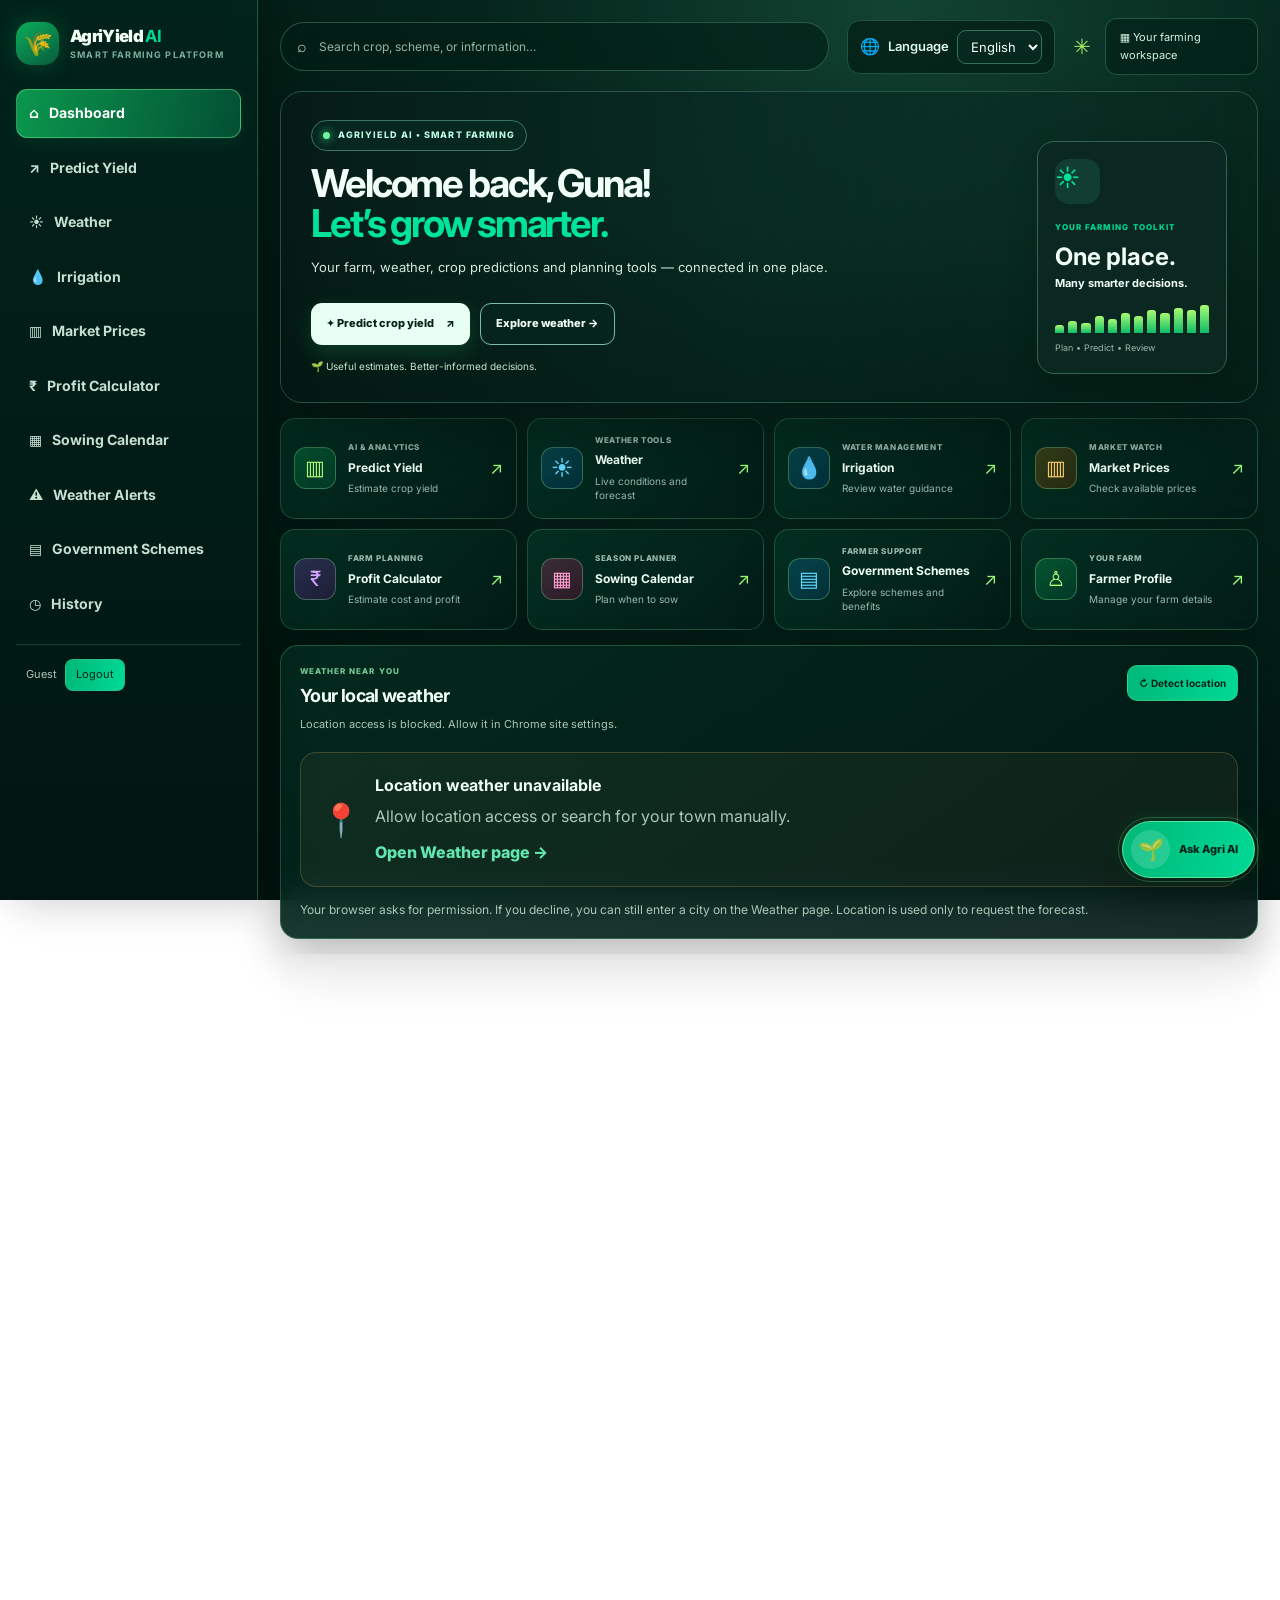
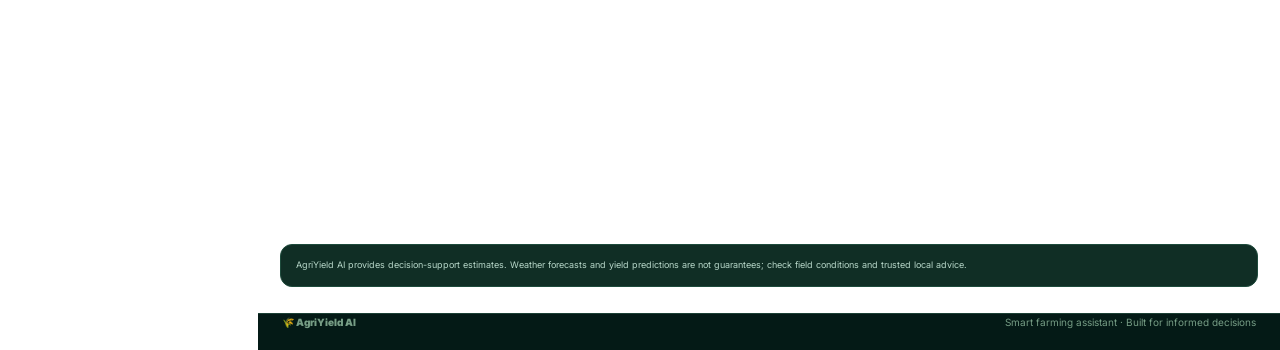
<file: frontend/index.html>
<!DOCTYPE html>
<html lang="en">
<head>
  <meta charset="UTF-8">
  <meta name="viewport" content="width=device-width, initial-scale=1">
  <title>AgriYield AI | Smart Farming Dashboard</title>
  <link rel="preconnect" href="https://fonts.googleapis.com">
  <link rel="preconnect" href="https://fonts.gstatic.com" crossorigin>
  <link href="https://fonts.googleapis.com/css2?family=Inter:wght@400;500;600;700;800&display=swap" rel="stylesheet">
  <link rel="stylesheet" href="assets/css/style.css">
  <link rel="stylesheet" href="assets/css/dark_farm.css">
  <link rel="stylesheet" href="assets/css/modern_green_dashboard.css">
  <link rel="stylesheet" href="assets/css/language.css">
</head>
<body class="dashboard-page">
<header class="site-header">
  <a class="brand" href="index.html">
    <span class="brand-mark">🌾</span>
    <span>AgriYield <b>AI</b><small>SMART FARMING PLATFORM</small></span>
  </a>
  <nav class="main-nav" aria-label="Main navigation">
    <a class="active" href="index.html">⌂ <span>Dashboard</span></a>
    <a href="predict.html">↗ <span>Predict Yield</span></a>
    <a href="weather.html">☀ <span>Weather</span></a>
    <a href="irrigation.html">💧 <span>Irrigation</span></a>
    <a href="market.html">▥ <span>Market Prices</span></a>
    <a href="profit.html">₹ <span>Profit Calculator</span></a>
    <a href="sowing.html">▦ <span>Sowing Calendar</span></a>
    <a href="weather-alerts.html">⚠ <span>Weather Alerts</span></a>
    <a href="schemes.html">▤ <span>Government Schemes</span></a>
    <a href="history.html">◷ <span>History</span></a>
    <div class="account-menu">
      <span id="account-name">Guest</span>
      <button type="button" id="logout-button">Logout</button>
    </div>
  </nav>
</header>

<main class="dashboard-shell modern-dashboard">
 
<section class="dashboard-topbar" aria-label="Dashboard toolbar">
  <label class="dashboard-search">
    <span aria-hidden="true">⌕</span>
    <input
      id="dashboard-search-input"
      type="search"
      placeholder="Search crop, scheme, or information…"
      aria-label="Search dashboard features"
    >
    <div
      class="dashboard-search-results"
      id="dashboard-search-results"
      role="listbox"
      aria-label="Search results"
      hidden
    ></div>
  </label>

  <!-- Language selector immediately after search -->
  <div class="dashboard-language">
    <span aria-hidden="true">🌐</span>
    <label for="dashboardLanguage">Language</label>
    <select id="dashboardLanguage" aria-label="Select language">
      <option value="en">English</option>
      <option value="te">తెలుగు</option>
      <option value="hi">हिन्दी</option>
    </select>
  </div>

  <div class="dashboard-topbar-right">
    <span class="topbar-leaf" aria-hidden="true">✳</span>
    <div class="dashboard-date">
      <span aria-hidden="true">▦</span> Your farming workspace
    </div>
  </div>
</section>


  <section class="dashboard-hero">
    <div class="hero-overlay"></div>
    <div class="hero-copy">
      <div class="live-pill"><span></span> AGRIYIELD AI • SMART FARMING</div>
      <h1>Welcome back, Guna!<br><em>Let’s grow smarter.</em></h1>
      <p>Your farm, weather, crop predictions and planning tools — connected in one place.</p>
      <div class="hero-actions">
        <a class="button button-light" href="predict.html">✦ Predict crop yield <span>↗</span></a>
        <a class="button button-glass" href="weather.html">Explore weather →</a>
      </div>
      <div class="hero-footnote">🌱 Useful estimates. Better-informed decisions.</div>
    </div>
    <div class="hero-stat-card">
      <span class="stat-icon">☀️</span>
      <small>YOUR FARMING TOOLKIT</small>
      <strong>One place.</strong>
      <b>Many smarter decisions.</b>
      <div class="stat-mini-bars"><i></i><i></i><i></i><i></i><i></i><i></i><i></i><i></i><i></i><i></i><i></i><i></i></div>
      <span class="stat-caption">Plan • Predict • Review</span>
    </div>
  </section>

  <section class="dashboard-metrics dashboard-feature-shortcuts" aria-label="Popular farming tools">
    <a class="metric-card" href="predict.html"><span class="metric-icon metric-green">▥</span><div><small>AI & ANALYTICS</small><strong>Predict Yield</strong><p>Estimate crop yield</p></div><span class="metric-arrow">↗</span></a>
    <a class="metric-card" href="weather.html"><span class="metric-icon metric-blue">☀</span><div><small>WEATHER TOOLS</small><strong>Weather</strong><p>Live conditions and forecast</p></div><span class="metric-arrow">↗</span></a>
    <a class="metric-card" href="irrigation.html"><span class="metric-icon metric-cyan">💧</span><div><small>WATER MANAGEMENT</small><strong>Irrigation</strong><p>Review water guidance</p></div><span class="metric-arrow">↗</span></a>
    <a class="metric-card" href="market.html"><span class="metric-icon metric-amber">▥</span><div><small>MARKET WATCH</small><strong>Market Prices</strong><p>Check available prices</p></div><span class="metric-arrow">↗</span></a>
    <a class="metric-card" href="profit.html"><span class="metric-icon metric-purple">₹</span><div><small>FARM PLANNING</small><strong>Profit Calculator</strong><p>Estimate cost and profit</p></div><span class="metric-arrow">↗</span></a>
    <a class="metric-card" href="sowing.html"><span class="metric-icon metric-pink">▦</span><div><small>SEASON PLANNER</small><strong>Sowing Calendar</strong><p>Plan when to sow</p></div><span class="metric-arrow">↗</span></a>
    <a class="metric-card" href="schemes.html"><span class="metric-icon metric-blue">▤</span><div><small>FARMER SUPPORT</small><strong>Government Schemes</strong><p>Explore schemes and benefits</p></div><span class="metric-arrow">↗</span></a>
    <a class="metric-card" href="farmer-profile.html"><span class="metric-icon metric-green">♙</span><div><small>YOUR FARM</small><strong>Farmer Profile</strong><p>Manage your farm details</p></div><span class="metric-arrow">↗</span></a>
  </section>

  <section class="dashboard-weather glass-panel" aria-labelledby="local-weather-title">
    <div class="weather-panel-heading">
      <div><span class="panel-kicker">WEATHER NEAR YOU</span><h2 id="local-weather-title">Your local weather</h2><p id="dashboard-weather-status" role="status">Requesting location permission to check local weather…</p></div>
      <button type="button" id="dashboard-weather-retry" class="weather-retry-button">↻ Detect location</button>
    </div>
    <div id="dashboard-weather-content" class="dashboard-weather-content">
      <div class="weather-loading"><span class="weather-loader"></span><span>Waiting for location permission…</span></div>
    </div>
    <p class="weather-privacy-note">Your browser asks for permission. If you decline, you can still enter a city on the Weather page. Location is used only to request the forecast.</p>
  </section>

  <section class="glass-panel weather-alerts-panel" aria-labelledby="weather-alerts-title">
    <div class="panel-heading">
      <div><span class="panel-kicker">FARM WEATHER MONITOR</span><h2 id="weather-alerts-title">Weather Behaviour & Alerts</h2><p>Understand upcoming weather conditions and prepare your farm.</p></div>
      <a class="text-link" href="weather-alerts.html">View details ↗</a>
    </div>
    <p id="weather-alerts-status" role="status" aria-live="polite">Loading weather outlook…</p>
    <div class="weather-behaviour-grid">
      <article class="weather-behaviour-card"><span class="weather-behaviour-icon">🌡️</span><h3>Heat Behaviour</h3><p id="weather-heat-value">—</p><span id="weather-heat-status" class="weather-risk-label">Waiting for forecast</span></article>
      <article class="weather-behaviour-card"><span class="weather-behaviour-icon">🌧️</span><h3>Rain Behaviour</h3><p id="weather-rain-value">—</p><span id="weather-rain-status" class="weather-risk-label">Waiting for forecast</span></article>
      <article class="weather-behaviour-card"><span class="weather-behaviour-icon">💨</span><h3>Wind Behaviour</h3><p id="weather-wind-value">—</p><span id="weather-wind-status" class="weather-risk-label">Waiting for forecast</span></article>
      <article class="weather-behaviour-card weather-reminder-card"><span class="weather-behaviour-icon">🔔</span><h3>Farm Weather Reminder</h3><p id="weather-reminder">Checking the forecast for potential risks…</p><a href="weather-alerts.html">Review weather alerts →</a></article>
    </div>
    <h3 class="weather-outlook-title">Five-day weather outlook</h3>
    <div id="dashboard-weather-outlook" class="weather-outlook-grid"><p>Waiting for forecast data…</p></div>
    <p class="weather-alerts-disclaimer">Forecast-based screening only. Conditions can change; follow official weather warnings and local agricultural advice.</p>
  </section>

  <section class="dashboard-main-grid">
    <article class="glass-panel chart-panel">
      <div class="panel-heading"><div><span class="panel-kicker">PREDICTION ACTIVITY</span><h2>Your recent yield estimates</h2><p>Loaded from your saved prediction history.</p></div><a class="text-link" href="history.html">View history ↗</a></div>
      <div class="chart-legend"><span><i></i> Estimated yield (tonnes/hectare)</span><small id="chart-status">Loading history…</small></div>
      <div id="yield-chart" class="yield-chart" aria-label="Chart of recent predicted yields"><div class="chart-placeholder">Your saved predictions will appear here.</div></div>
      <div class="chart-foot"><span>Recent predictions</span><span>Actual results may vary by field conditions.</span></div>
    </article>
    <article class="glass-panel quick-panel">
      <div class="panel-heading"><div><span class="panel-kicker">QUICK ACCESS</span><h2>Farm tools</h2></div><span class="round-leaf">✳</span></div>
      <a class="quick-link" href="irrigation.html"><span class="quick-icon water">≈</span><span><b>Irrigation assistant</b><small>Review water guidance</small></span><strong>→</strong></a>
      <a class="quick-link" href="market.html"><span class="quick-icon market">₹</span><span><b>Market prices</b><small>Browse available records</small></span><strong>→</strong></a>
      <a class="quick-link" href="profit.html"><span class="quick-icon market">₹</span><span><b>Profit calculator</b><small>Estimate costs and returns</small></span><strong>→</strong></a>
      <a class="quick-link" href="history.html"><span class="quick-icon history">↗</span><span><b>Prediction history</b><small>Review past estimates</small></span><strong>→</strong></a>
      <div class="quick-note">💡 <span>Combine these tools with local agricultural expertise.</span></div>
    </article>
  </section>


  <div class="dashboard-disclaimer">AgriYield AI provides decision-support estimates. Weather forecasts and yield predictions are not guarantees; check field conditions and trusted local advice.</div>
</main>

<button class="agri-chat-launcher" id="agri-chat-launcher" type="button"
        aria-label="Open AgriYield farming assistant" aria-expanded="false" aria-controls="agri-chat-panel">
  <span class="chat-launcher-orbit" aria-hidden="true"></span>
  <span class="chat-launcher-emoji" aria-hidden="true">🌱</span>
  <span class="chat-launcher-label">Ask Agri AI</span>
</button>
<aside class="agri-chat-panel" id="agri-chat-panel" aria-label="AgriYield farming assistant" hidden>
  <div class="agri-chat-header">
    <div class="agri-chat-avatar" aria-hidden="true">🌾</div>
    <div><strong>Agri AI Assistant</strong><span><i></i> Your farming companion</span></div>
    <button class="agri-chat-close" id="agri-chat-close" type="button" aria-label="Close assistant">×</button>
  </div>
  <div class="agri-chat-body">
    <div class="agri-chat-welcome-mark" aria-hidden="true">🌿</div>
    <h3>Namaste, farmer!</h3>
    <p>Your smart farming assistant is getting ready. Soon, you’ll be able to ask questions about crops, weather, soil and farm planning here.</p>
    <div class="agri-chat-suggestions" aria-label="Suggested questions">
      <a href="predict.html">How can I estimate crop yield? <span>↗</span></a>
      <a href="weather.html">Where can I check my local weather? <span>↗</span></a>
      <a href="schemes.html">What farmer schemes are available? <span>↗</span></a>
    </div>
    <p class="agri-chat-status-note">Chat responses will be connected when the chatbot feature is added.</p>
  </div>
</aside>
<footer class="site-footer"><span>🌾 AgriYield AI</span><span>Smart farming assistant · Built for informed decisions</span></footer>
<script src="assets/js/dashboard.js"></script>
<script src="assets/js/dashboard_weather.js"></script>
<script src="assets/js/account.js"></script>
<script>
document.addEventListener("DOMContentLoaded", () => {
  const input = document.getElementById("dashboard-search-input");
  const results = document.getElementById("dashboard-search-results");
  if (!input || !results) return;

  const features = [
    { title: "Predict Yield", href: "predict.html", description: "Estimate crop yield with the prediction tool", keywords: "crop prediction ml ai estimate production harvest tons per acre" },
    { title: "Weather", href: "weather.html", description: "Check current conditions and forecast", keywords: "rain rainfall temperature forecast humidity wind climate" },
    { title: "Irrigation", href: "irrigation.html", description: "Review irrigation and water guidance", keywords: "water watering moisture irrigation schedule" },
    { title: "Market Prices", href: "market.html", description: "Explore available crop market prices", keywords: "mandi rates paddy maize chilli groundnut price selling" },
    { title: "Profit Calculator", href: "profit.html", description: "Estimate farming costs and returns", keywords: "income expenses budget profit loss revenue cost" },
    { title: "Sowing Calendar", href: "sowing.html", description: "Plan sowing and seasonal activities", keywords: "planting seed season crop calendar date" },
    { title: "Government Schemes", href: "schemes.html", description: "Explore farmer schemes and benefits", keywords: "government subsidy support yojana benefits eligibility" },
    { title: "Farmer Profile", href: "farmer-profile.html", description: "Manage your farm and personal details", keywords: "profile farmer land location acreage crop account" },
    { title: "Soil Records", href: "soil.html", description: "Review your soil information", keywords: "soil records nutrients nitrogen phosphorus potassium ph" },
    { title: "Prediction History", href: "history.html", description: "Review saved crop yield estimates", keywords: "history previous past saved results predictions" },
    { title: "Weather Alerts", href: "weather-alerts.html", description: "Review weather risks and reminders", keywords: "alerts warning heat rain storm reminder risk" }
  ];

  const normalize = value => value.toLocaleLowerCase().normalize("NFD").replace(/[\u0300-\u036f]/g, "").trim();
  function closeResults() {
    results.hidden = true;
    results.replaceChildren();
    input.setAttribute("aria-expanded", "false");
  }
  function renderResults(query) {
    const q = normalize(query);
    results.replaceChildren();
    if (!q) { closeResults(); return; }
    const matches = features.filter(item => normalize(`${item.title} ${item.description} ${item.keywords}`).includes(q));
    if (!matches.length) {
      const empty = document.createElement("div");
      empty.className = "dashboard-search-empty";
      empty.textContent = `No farming tools found for “${query}”. Try weather, yield, market, soil, or schemes.`;
      results.appendChild(empty);
    } else {
      matches.slice(0, 7).forEach(item => {
        const link = document.createElement("a");
        link.className = "dashboard-search-result";
        link.href = item.href;
        link.setAttribute("role", "option");
        const title = document.createElement("strong");
        title.textContent = item.title;
        const description = document.createElement("span");
        description.textContent = item.description;
        const arrow = document.createElement("b");
        arrow.setAttribute("aria-hidden", "true");
        arrow.textContent = "↗";
        link.append(title, description, arrow);
        results.appendChild(link);
      });
    }
    results.hidden = false;
    input.setAttribute("aria-expanded", "true");
  }
  input.setAttribute("aria-controls", "dashboard-search-results");
  input.setAttribute("aria-expanded", "false");
  input.addEventListener("input", () => renderResults(input.value));
  input.addEventListener("keydown", event => {
    if (event.key === "Escape") { closeResults(); input.blur(); }
    if (event.key === "Enter" && !results.hidden) {
      const first = results.querySelector("a.dashboard-search-result");
      if (first) { event.preventDefault(); window.location.href = first.href; }
    }
    if (event.key === "ArrowDown" && !results.hidden) {
      const first = results.querySelector("a.dashboard-search-result");
      if (first) { event.preventDefault(); first.focus(); }
    }
  });
  document.addEventListener("click", event => {
    if (!event.target.closest(".dashboard-search")) closeResults();
  });
});
</script>

<script>
document.addEventListener("DOMContentLoaded", () => {
  const launcher = document.getElementById("agri-chat-launcher");
  const panel = document.getElementById("agri-chat-panel");
  const closeButton = document.getElementById("agri-chat-close");
  if (!launcher || !panel || !closeButton) return;
  const setOpen = (open) => {
    panel.hidden = !open;
    launcher.setAttribute("aria-expanded", String(open));
    if (open) closeButton.focus();
    else launcher.focus();
  };
  launcher.addEventListener("click", () => setOpen(panel.hidden));
  closeButton.addEventListener("click", () => setOpen(false));
  document.addEventListener("keydown", (event) => {
    if (event.key === "Escape" && !panel.hidden) setOpen(false);
  });
});
</script>
  <script src="assets/js/language.js"></script>
  

</body>
</html>
</file>
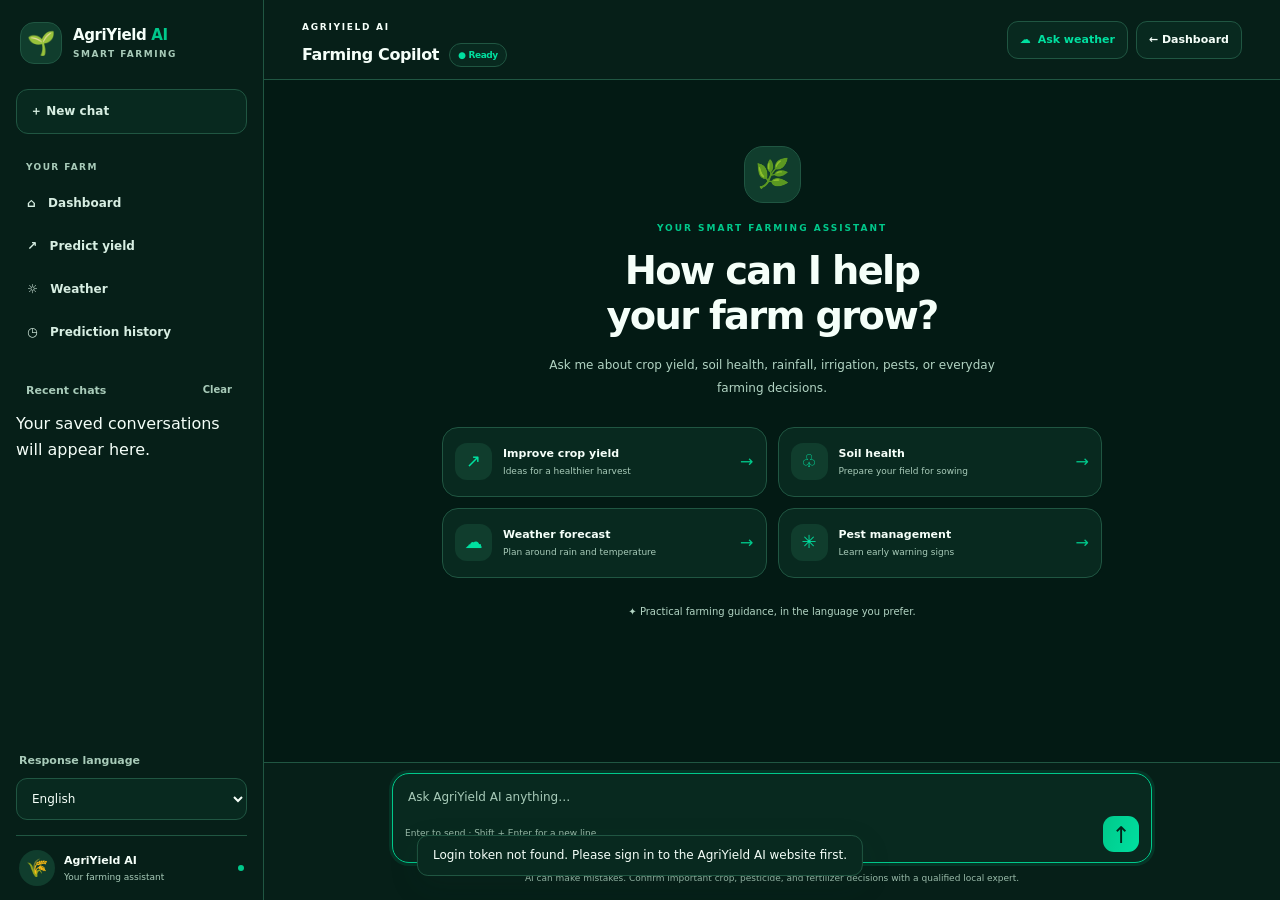
<file: frontend/chatbot.html>
<!doctype html>
<html lang="en">
<head>
  <meta charset="utf-8">
  <meta name="viewport" content="width=device-width, initial-scale=1">
  <title>AgriYield AI | Farming Copilot</title>
  <link rel="stylesheet" href="assets/css/chatbot.css">
</head>
<body>
  <div class="app">
    <aside class="sidebar" id="sidebar">
      <a class="brand" href="index.html">
        <span class="brand-logo">🌱</span>
        <span><strong>AgriYield <b>AI</b></strong>
          <small>SMART FARMING</small></span>
      </a>

      <button class="new-chat" id="newChat">＋ New chat</button>

      <p class="side-label">YOUR FARM</p>
      <nav class="nav-links">
        <a href="index.html">⌂ &nbsp; Dashboard</a>
        <a href="predict.html">↗ &nbsp; Predict yield</a>
        <a href="weather.html">☼ &nbsp; Weather</a>
        <a href="history.html">◷ &nbsp; Prediction history</a>
      </nav>

      <div class="history-head">
        <span>Recent chats</span>
        <button id="clearHistory">Clear</button>
      </div>
      <div class="history-list" id="historyList"></div>

      <div class="sidebar-bottom">
        <label for="chatLanguage">Response language</label>
        <select id="chatLanguage">
          <option value="en">English</option>
          <option value="te">తెలుగు (Telugu)</option>
          <option value="hi">हिन्दी (Hindi)</option>
        </select>
        <div class="account">
          <span class="account-avatar">🌾</span>
          <div><strong>AgriYield AI</strong>
            <small>Your farming assistant</small></div>
          <i></i>
        </div>
      </div>
    </aside>

    <main class="main">
      <header class="topbar">
        <div class="topbar-title">
          <button id="openSidebar" class="mobile-menu">☰</button>
          <div><small>AGRIYIELD AI</small>
            <h2>Farming Copilot <span class="ready">● Ready</span></h2></div>
        </div>
        <div class="top-actions">
          <button id="weatherButton" class="weather-btn">☁ <span>Ask weather</span></button>
          <a href="index.html" class="dashboard-link">← Dashboard</a>
        </div>
      </header>

      <section class="chat-area" id="chatArea">
        <div class="welcome" id="welcome">
          <div class="welcome-mark">🌿</div>
          <p class="eyebrow">YOUR SMART FARMING ASSISTANT</p>
          <h1>How can I help<br>your farm grow?</h1>
          <p class="intro">
            Ask me about crop yield, soil health, rainfall,
            irrigation, pests, or everyday farming decisions.
          </p>

          <div class="prompt-grid">
            <button class="prompt-card"
              data-prompt="How can I improve paddy yield?">
              <span class="prompt-icon mint">↗</span>
              <span><strong>Improve crop yield</strong>
                <small>Ideas for a healthier harvest</small></span>
              <b>→</b>
            </button>
            <button class="prompt-card"
              data-prompt="How should I prepare my soil before sowing?">
              <span class="prompt-icon sand">♧</span>
              <span><strong>Soil health</strong>
                <small>Prepare your field for sowing</small></span>
              <b>→</b>
            </button>
            <button class="prompt-card"
              data-prompt="Check the weather forecast for Kakinada">
              <span class="prompt-icon sky">☁</span>
              <span><strong>Weather forecast</strong>
                <small>Plan around rain and temperature</small></span>
              <b>→</b>
            </button>
            <button class="prompt-card"
              data-prompt="How can I identify common crop pests?">
              <span class="prompt-icon peach">✳</span>
              <span><strong>Pest management</strong>
                <small>Learn early warning signs</small></span>
              <b>→</b>
            </button>
          </div>
          <p class="note">✦ Practical farming guidance, in the language you prefer.</p>
        </div>

        <div id="messages" class="messages" aria-live="polite"></div>
        <div id="typing" class="typing" hidden>
          <span class="bot-avatar">🌱</span>
          <span class="dots"><i></i><i></i><i></i></span>
          <small>Thinking…</small>
        </div>
      </section>

      <footer class="composer-wrap">
        <form id="chatForm" class="composer">
          <textarea id="messageInput" rows="1" maxlength="4000"
            placeholder="Ask AgriYield AI anything…"></textarea>
          <div class="composer-bottom">
            <span class="hint">Enter to send · Shift + Enter for a new line</span>
            <button id="sendButton" type="submit" aria-label="Send">↑</button>
          </div>
        </form>
        <p class="disclaimer">
          AI can make mistakes. Confirm important crop, pesticide,
          and fertilizer decisions with a qualified local expert.
        </p>
      </footer>
    </main>
  </div>

  <div class="overlay" id="overlay"></div>
  <div class="toast" id="toast" role="status"></div>
  <script src="assets/js/chatbot.js"></script>
</body>
</html>
</file>
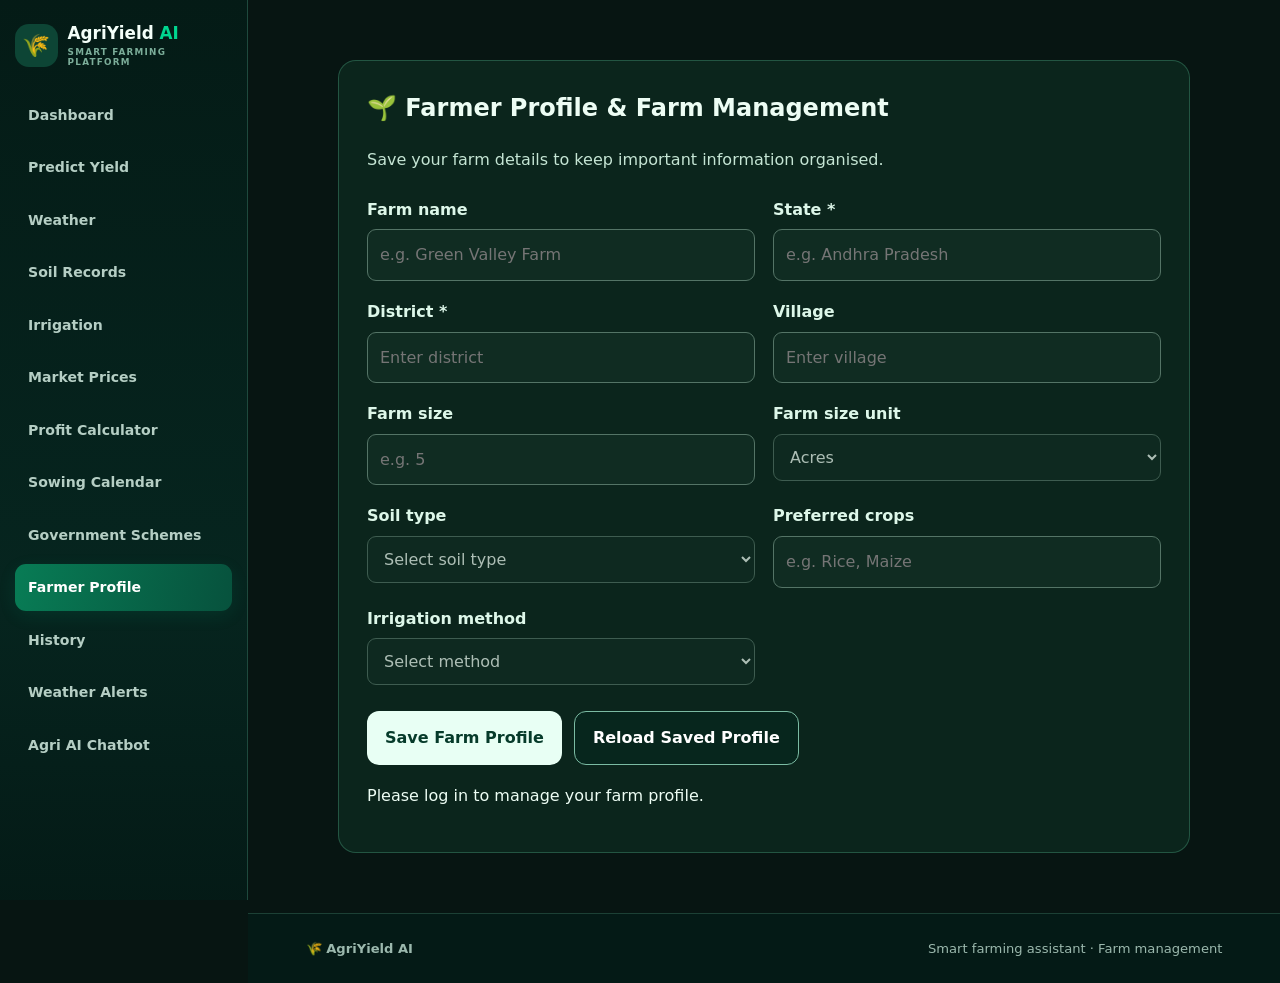
<file: frontend/farmer-profile.html>
<!DOCTYPE html>
<html lang="en">
<head>
  <meta charset="UTF-8">
  <meta name="viewport" content="width=device-width, initial-scale=1">
  <title>Farmer Profile | AgriYield AI</title>
  <link rel="stylesheet" href="assets/css/style.css">
  <link rel="stylesheet" href="assets/css/dark_farm.css">
  <style>
    .profile-shell {
      max-width: 900px;
      margin: 36px auto;
      padding: 24px;
    }
    .profile-panel {
      padding: 28px;
      border-radius: 18px;
      background: rgba(12, 39, 29, 0.94);
      border: 1px solid rgba(110, 231, 183, 0.25);
      color: #edfdf4;
    }
    .profile-panel h1 { margin-top: 0; }
    .profile-intro { color: #c5e5d4; }
    .profile-form {
      display: grid;
      grid-template-columns: repeat(2, minmax(0, 1fr));
      gap: 18px;
      margin-top: 24px;
    }
    .profile-field {
      display: flex;
      flex-direction: column;
      gap: 7px;
    }
    .profile-field label { font-weight: 600; }
    .profile-field input,
    .profile-field select {
      width: 100%;
      box-sizing: border-box;
      padding: 12px;
      border: 1px solid #547466;
      border-radius: 9px;
      background: #102c22;
      color: #f2fff7;
    }
    .profile-field option {
      background: #102c22;
      color: #f2fff7;
    }
    .profile-field input:focus,
    .profile-field select:focus {
      outline: 2px solid #6ee7b7;
      outline-offset: 2px;
    }
    .profile-actions {
      grid-column: 1 / -1;
      display: flex;
      gap: 12px;
      flex-wrap: wrap;
      margin-top: 8px;
    }
    .profile-message {
      margin-top: 18px;
      min-height: 24px;
    }
    @media (max-width: 650px) {
      .profile-shell { padding: 14px; }
      .profile-form { grid-template-columns: 1fr; }
      .profile-panel { padding: 20px; }
    }
  </style>
  <link rel="stylesheet" href="assets/css/forest_glass_features.css">
  <link rel="stylesheet" href="assets/css/language.css">
</head>
<body class="dashboard-page">
  <header class="site-header">
    <a class="brand" href="index.html">
      <span class="brand-mark">🌾</span>
      <span>AgriYield <b>AI</b><small>SMART FARMING PLATFORM</small></span>
    </a>
    <nav class="main-nav" aria-label="Main navigation"><a href="index.html">Dashboard</a><a href="predict.html">Predict Yield</a><a href="weather.html">Weather</a><a href="soil.html">Soil Records</a><a href="irrigation.html">Irrigation</a><a href="market.html">Market Prices</a><a href="profit.html">Profit Calculator</a><a href="sowing.html">Sowing Calendar</a><a href="schemes.html">Government Schemes</a><a href="farmer-profile.html" class="active" aria-current="page">Farmer Profile</a><a href="history.html">History</a><a href="weather-alerts.html">Weather Alerts</a><a href="chatbot.html">Agri AI Chatbot</a></nav>
  </header>

  <main class="profile-shell">
    <section class="profile-panel">
      <h1>🌱 Farmer Profile & Farm Management</h1>
      <p class="profile-intro">
        Save your farm details to keep important information organised.
      </p>

      <form id="farmer-profile-form" class="profile-form">
        <div class="profile-field">
          <label for="farm_name">Farm name</label>
          <input id="farm_name" name="farm_name" maxlength="150"
                 placeholder="e.g. Green Valley Farm">
        </div>

        <div class="profile-field">
          <label for="state">State *</label>
          <input id="state" name="state" required maxlength="100"
                 placeholder="e.g. Andhra Pradesh">
        </div>

        <div class="profile-field">
          <label for="district">District *</label>
          <input id="district" name="district" required maxlength="100"
                 placeholder="Enter district">
        </div>

        <div class="profile-field">
          <label for="village">Village</label>
          <input id="village" name="village" maxlength="100"
                 placeholder="Enter village">
        </div>

        <div class="profile-field">
          <label for="farm_size">Farm size</label>
          <input id="farm_size" name="farm_size" type="number"
                 min="1" step="1" placeholder="e.g. 5">
        </div>

        <div class="profile-field">
          <label for="farm_size_unit">Farm size unit</label>
          <select id="farm_size_unit" name="farm_size_unit">
            <option value="acres">Acres</option>
            <option value="hectares">Hectares</option>
          </select>
        </div>

        <div class="profile-field">
          <label for="soil_type">Soil type</label>
          <select id="soil_type" name="soil_type">
            <option value="">Select soil type</option>
            <option value="Red Soil">Red soil</option>
            <option value="Black Soil">Black soil</option>
            <option value="Alluvial Soil">Alluvial soil</option>
            <option value="Laterite Soil">Laterite soil</option>
            <option value="Sandy Soil">Sandy soil</option>
            <option value="Clay Soil">Clay soil</option>
            <option value="Other">Other / unknown</option>
          </select>
        </div>

        <div class="profile-field">
          <label for="preferred_crops">Preferred crops</label>
          <input id="preferred_crops" name="preferred_crops"
                 maxlength="500" placeholder="e.g. Rice, Maize">
        </div>

        <div class="profile-field">
          <label for="irrigation_method">Irrigation method</label>
          <select id="irrigation_method" name="irrigation_method">
            <option value="">Select method</option>
            <option value="Drip Irrigation">Drip irrigation</option>
            <option value="Sprinkler">Sprinkler</option>
            <option value="Flood Irrigation">Flood irrigation</option>
            <option value="Rainfed">Rainfed</option>
            <option value="Other">Other</option>
          </select>
        </div>

        <div class="profile-actions">
          <button type="submit" class="button button-light">
            Save Farm Profile
          </button>
          <button type="button" id="reload-profile" class="button button-glass">
            Reload Saved Profile
          </button>
        </div>
      </form>

      <p id="profile-message" class="profile-message" role="status"
         aria-live="polite"></p>
    </section>
  </main>

  <footer class="site-footer">
    <span>🌾 AgriYield AI</span>
    <span>Smart farming assistant · Farm management</span>
  </footer>

  <script src="assets/js/farmer-profile.js"></script>
  <script src="assets/js/language.js"></script>
</body>
</html>
</file>
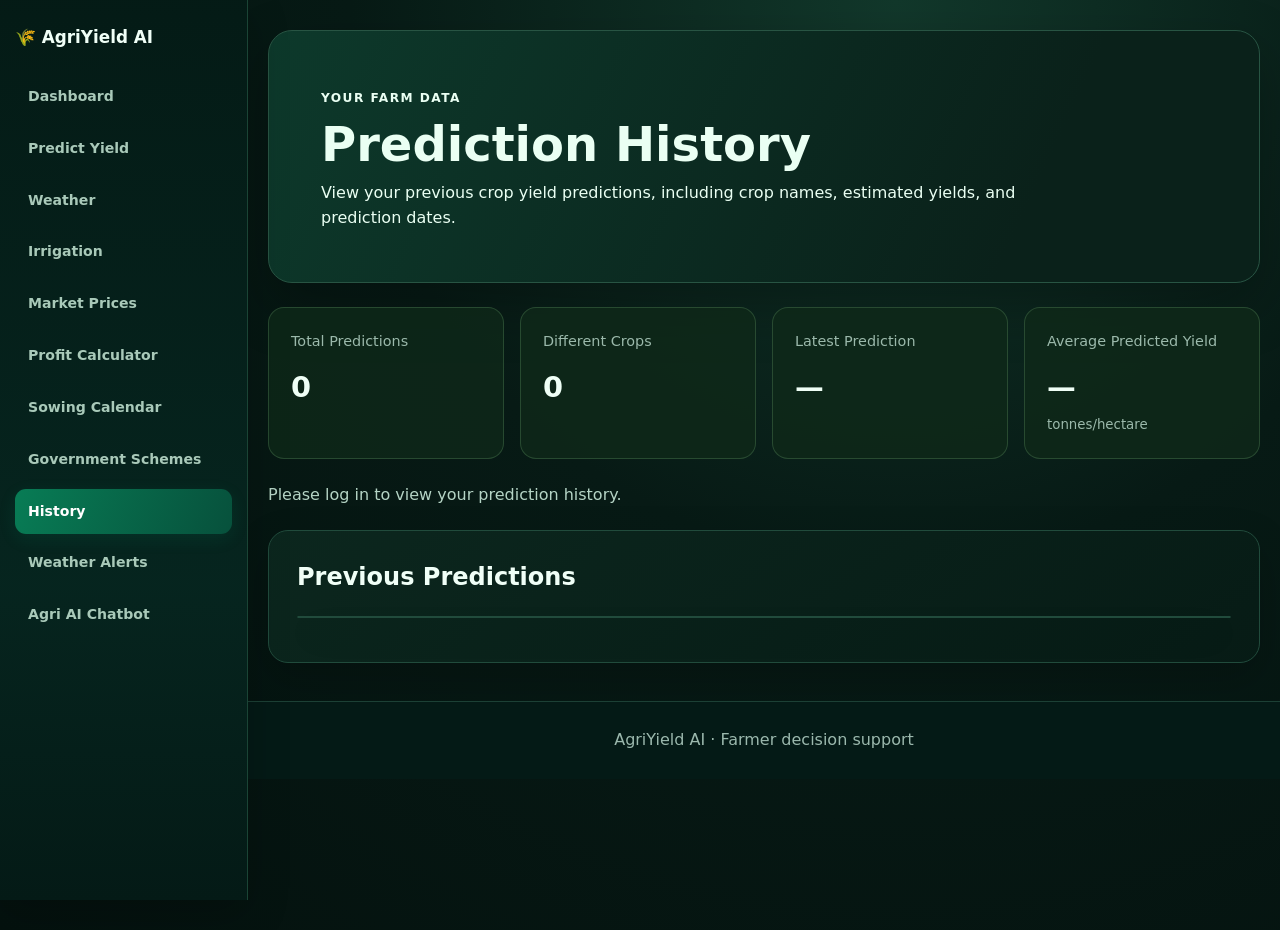
<file: frontend/history.html>
<!doctype html>
<html lang="en">
<head>
  <meta charset="utf-8">
  <meta name="viewport" content="width=device-width, initial-scale=1">
  <title>Prediction History | AgriYield AI</title>
  <link rel="stylesheet" href="assets/css/style.css">

  <link rel="stylesheet" href="assets/css/farmer_features.css">
  <link rel="stylesheet" href="assets/css/dark_farm.css">
  <link rel="stylesheet" href="assets/css/forest_glass_features.css">
  <link rel="stylesheet" href="assets/css/language.css">
</head>
<body>

  <header class="fy-nav"><a class="fy-brand" href="index.html">🌾 AgriYield AI</a><nav class="main-nav" aria-label="Main navigation"><a href="index.html">Dashboard</a><a href="predict.html">Predict Yield</a><a href="weather.html">Weather</a><a href="irrigation.html">Irrigation</a><a href="market.html">Market Prices</a><a href="profit.html">Profit Calculator</a><a href="sowing.html">Sowing Calendar</a><a href="schemes.html">Government Schemes</a><a href="history.html" class="active" aria-current="page">History</a><a href="weather-alerts.html">Weather Alerts</a><a href="chatbot.html">Agri AI Chatbot</a></nav></header>

  <main class="fy-container">
    <section class="fy-hero">
      <p class="fy-eyebrow">YOUR FARM DATA</p>
      <h1>Prediction History</h1>
      <p>View your previous crop yield predictions, including crop names, estimated yields, and prediction dates.</p>
    </section>

   
    <section class="history-summary">
      <article class="history-stat-card">
        <p>Total Predictions</p>
        <h2 id="history-total">0</h2>
      </article>

      <article class="history-stat-card">
        <p>Different Crops</p>
        <h2 id="history-crops">0</h2>
      </article>

      <article class="history-stat-card">
        <p>Latest Prediction</p>
        <h2 id="history-latest">—</h2>
      </article>

      <article class="history-stat-card">
        <p>Average Predicted Yield</p>
        <h2 id="history-average">—</h2>
        <small>tonnes/hectare</small>
      </article>
    </section>

    <div id="history-status" class="fy-status" role="status"></div>

    <section class="fy-panel">
      <h2>Previous Predictions</h2>
      <div id="history-results" class="fy-table-wrap"></div>
    </section>

  </main>

  <footer class="fy-footer">
    AgriYield AI · Farmer decision support
  </footer>

  <script src="assets/js/farmer_features.js"></script>
  <script>
    AgriFeatures.initHistory();
  </script>
  <script src="assets/js/language.js"></script>
</body>
</html>
</file>
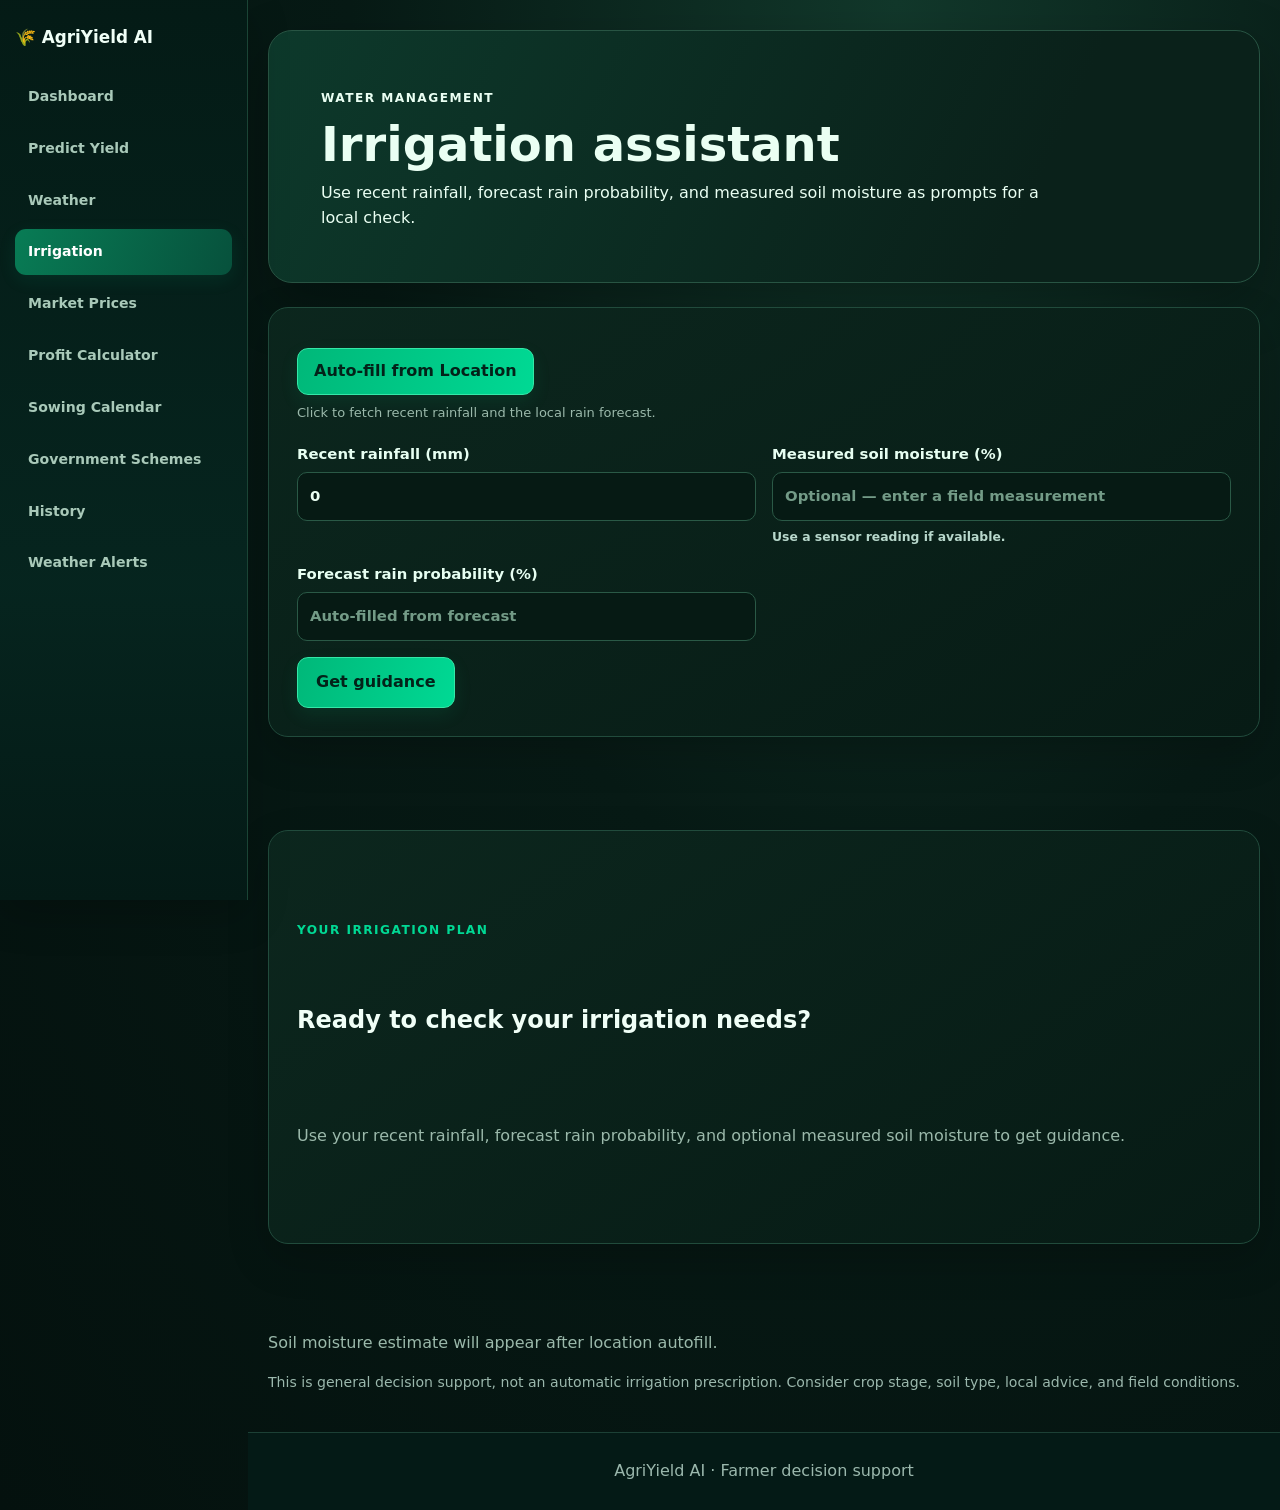
<file: frontend/irrigation.html>
<!doctype html>
<html lang="en">
<head>
  <meta charset="utf-8">
  <meta name="viewport" content="width=device-width, initial-scale=1">
  <title>Irrigation Assistant | AgriYield AI</title>
  <link rel="stylesheet" href="assets/css/style.css">
  <link rel="stylesheet" href="assets/css/farmer_features.css">
  <link rel="stylesheet" href="assets/css/dark_farm.css">
  <link rel="stylesheet" href="assets/css/forest_glass_features.css">
  <link rel="stylesheet" href="assets/css/language.css">
</head>
<body>
  <header class="fy-nav"><a class="fy-brand" href="index.html">🌾 AgriYield AI</a><nav class="main-nav" aria-label="Main navigation"><a href="index.html">Dashboard</a><a href="predict.html">Predict Yield</a><a href="weather.html">Weather</a><a href="irrigation.html" class="active" aria-current="page">Irrigation</a><a href="market.html">Market Prices</a><a href="profit.html">Profit Calculator</a><a href="sowing.html">Sowing Calendar</a><a href="schemes.html">Government Schemes</a><a href="history.html">History</a><a href="weather-alerts.html">Weather Alerts</a></nav></header>

  <main class="fy-container">
    <section class="fy-hero">
      <p class="fy-eyebrow">WATER MANAGEMENT</p>
      <h1>Irrigation assistant</h1>
      <p>Use recent rainfall, forecast rain probability, and measured soil moisture as prompts for a local check.</p>
    </section>

    <section class="fy-panel">
      <div class="weather-autofill">
        <button type="button" id="irrigationAutoFillBtn">
          Auto-fill from Location
        </button>
        <p id="irrigationWeatherStatus" role="status">
          Click to fetch recent rainfall and the local rain forecast.
        </p>
      </div>

      <form id="irrigation-form" class="fy-form-grid">
        <label>
          Recent rainfall (mm)
          <input name="rainfall_mm" type="number" min="0" max="1000"
                 step="0.1" value="0" required>
        </label>

        <label>
          Measured soil moisture (%)
          <input name="soil_moisture_percent" type="number" min="0"
                 max="100" step="0.1"
                 placeholder="Optional — enter a field measurement">
          <small>Use a sensor reading if available.</small>
        </label>

        <label>
          Forecast rain probability (%)
          <input name="forecast_rain_probability" type="number" min="0"
                 max="100" step="0.1"
                 placeholder="Auto-filled from forecast">
        </label>

        <div class="fy-span-2">
          <button type="submit">Get guidance</button>
        </div>
      </form>
    </section>

    <div id="irrigation-result" class="fy-status" role="status" aria-live="polite">
      <div class="fy-panel irrigation-recommendation-card">
        <p class="fy-eyebrow">YOUR IRRIGATION PLAN</p>
        <h2>Ready to check your irrigation needs?</h2>
        <p>Use your recent rainfall, forecast rain probability, and optional measured soil moisture to get guidance.</p>
      </div>
    </div>

    <div class="fy-span-2">
      <p id="soilMoistureEstimate" role="status">
        Soil moisture estimate will appear after location autofill.
      </p>
    </div>

    <p class="fy-note">
      This is general decision support, not an automatic irrigation prescription.
      Consider crop stage, soil type, local advice, and field conditions.
    </p>
  </main>

  <footer class="fy-footer">
    AgriYield AI · Farmer decision support
  </footer>

  <script src="assets/js/farmer_features.js"></script>
  <script>
    AgriFeatures.initIrrigation();
  </script>
  <script src="assets/js/language.js"></script>
</body>
</html>
</file>
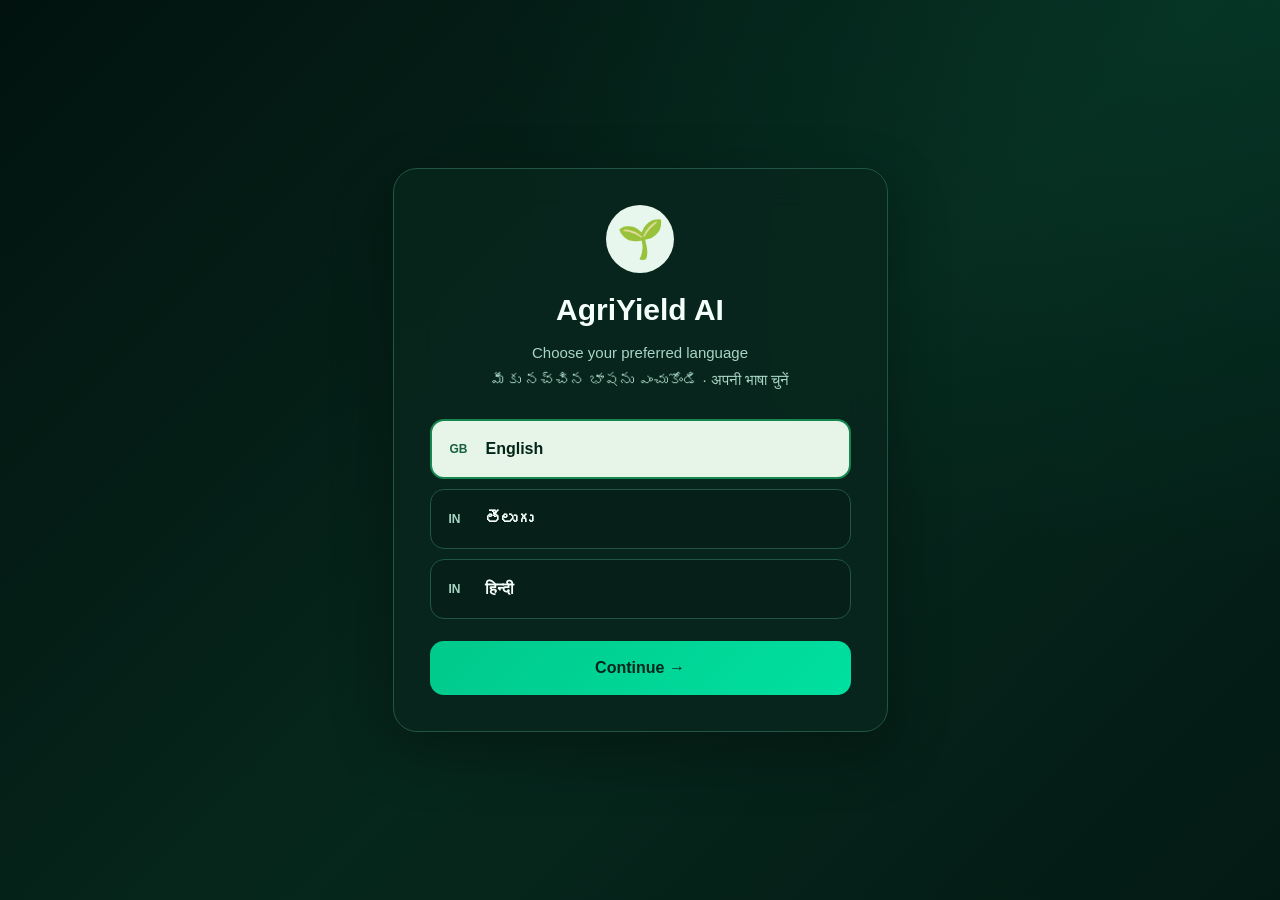
<file: frontend/language-select.html>
<!DOCTYPE html>
<html lang="en">
<head>
    <meta charset="UTF-8">
    <meta name="viewport" content="width=device-width, initial-scale=1.0">
    <meta name="theme-color" content="#031a14">
    <title>Select Language | AgriYield AI</title>

    <style>
        /* ========================================
           AGRIYIELD AI - LANGUAGE SELECTOR
           Standalone CSS matching the login page
        ======================================== */

        :root {
            --bg: #031a14;
            --card: rgba(8, 38, 29, 0.88);
            --border: #205642;
            --text: #f5fff9;
            --muted: #a8d6c4;
            --green: #00c98b;
            --green-hover: #00e0a0;
            --input-bg: #061f18;
        }

        * {
            box-sizing: border-box;
            margin: 0;
            padding: 0;
        }

        body {
            min-height: 100vh;
            padding: 24px;
            display: grid;
            place-items: center;
            font-family: Arial, Helvetica, sans-serif;
            color: var(--text);
            background:
                radial-gradient(
                    ellipse at top right,
                    rgba(0, 201, 139, 0.09),
                    transparent 45%
                ),
                linear-gradient(
                    135deg,
                    #02130f 0%,
                    #06271c 55%,
                    #031a14 100%
                );
        }

        button {
            font-family: inherit;
        }

        .language-card {
            width: min(495px, 100%);
            padding: 36px;
            text-align: center;
            background: var(--card);
            border: 1px solid var(--border);
            border-radius: 24px;
            box-shadow: 0 20px 60px rgba(0, 0, 0, 0.3);
            backdrop-filter: blur(18px);
            -webkit-backdrop-filter: blur(18px);
        }

        .logo {
            width: 68px;
            height: 68px;
            margin: 0 auto 20px;
            display: grid;
            place-items: center;
            background: #e8f7ed;
            border-radius: 50%;
            font-size: 38px;
        }

        h1 {
            margin-bottom: 12px;
            color: var(--text);
            font-size: 30px;
            font-weight: 750;
        }

        .subtitle {
            margin-bottom: 26px;
            color: var(--muted);
            font-size: 15px;
            line-height: 1.8;
        }

        .language-options {
            display: grid;
            gap: 10px;
        }

        .language-option {
            width: 100%;
            min-height: 60px;
            padding: 14px 18px;
            display: flex;
            align-items: center;
            gap: 14px;
            text-align: left;
            font-size: 16px;
            font-weight: 600;
            color: var(--text);
            background: var(--input-bg);
            border: 1px solid var(--border);
            border-radius: 14px;
            cursor: pointer;
            transition: background 0.2s ease,
                        border-color 0.2s ease,
                        transform 0.2s ease;
        }

        .language-code {
            min-width: 22px;
            color: var(--muted);
            font-size: 12px;
            font-weight: 700;
        }

        .language-option:hover {
            background: #103d2d;
            border-color: var(--green);
            transform: translateY(-1px);
        }

        .language-option.selected {
            color: #03251a;
            background: #e7f5e8;
            border: 2px solid #16874f;
        }

        .language-option.selected .language-code {
            color: #17603f;
        }

        .continue-button {
            width: 100%;
            min-height: 54px;
            margin-top: 22px;
            padding: 15px;
            color: #03251a;
            background: linear-gradient(
                135deg,
                var(--green),
                var(--green-hover)
            );
            border: none;
            border-radius: 14px;
            font-size: 16px;
            font-weight: 700;
            cursor: pointer;
            transition: transform 0.2s ease,
                        filter 0.2s ease;
        }

        .continue-button:hover {
            filter: brightness(1.06);
            transform: translateY(-1px);
        }

        button:focus-visible {
            outline: 3px solid var(--green-hover);
            outline-offset: 3px;
        }

        @media (max-width: 520px) {
            body {
                padding: 16px;
            }

            .language-card {
                padding: 28px 22px;
                border-radius: 22px;
            }

            h1 {
                font-size: 26px;
            }
        }
    </style>
</head>

<body>
    <main class="language-card">
        <div class="logo">🌱</div>

        <h1>AgriYield AI</h1>

        <p class="subtitle">
            Choose your preferred language<br>
            మీకు నచ్చిన భాషను ఎంచుకోండి · अपनी भाषा चुनें
        </p>

        <div class="language-options">
            <button type="button"
                    class="language-option"
                    data-language="en"
                    aria-pressed="false">
                <span class="language-code">GB</span>
                <span>English</span>
            </button>

            <button type="button"
                    class="language-option"
                    data-language="te"
                    aria-pressed="false">
                <span class="language-code">IN</span>
                <span>తెలుగు</span>
            </button>

            <button type="button"
                    class="language-option"
                    data-language="hi"
                    aria-pressed="false">
                <span class="language-code">IN</span>
                <span>हिन्दी</span>
            </button>
        </div>

        <button type="button"
                class="continue-button"
                id="continueButton">
            Continue →
        </button>
    </main>

    <script>
        (() => {
            const KEY = "agriYieldLanguage";
            let selected = localStorage.getItem(KEY) || "en";

            const labels = {
                en: "Continue →",
                te: "కొనసాగించండి →",
                hi: "जारी ఉంచండి →"
            };

            const options = document.querySelectorAll("[data-language]");
            const continueButton =
                document.getElementById("continueButton");

            function updateSelection() {
                options.forEach(button => {
                    const active =
                        button.dataset.language === selected;

                    button.classList.toggle("selected", active);
                    button.setAttribute(
                        "aria-pressed",
                        String(active)
                    );
                });

                continueButton.textContent = labels[selected];
            }

            options.forEach(button => {
                button.addEventListener("click", () => {
                    selected = button.dataset.language;
                    updateSelection();
                });
            });

            continueButton.addEventListener("click", () => {
                localStorage.setItem(KEY, selected);
                window.location.href = "login.html";
            });

            updateSelection();
        })();
    </script>
</body>
</html>
</file>
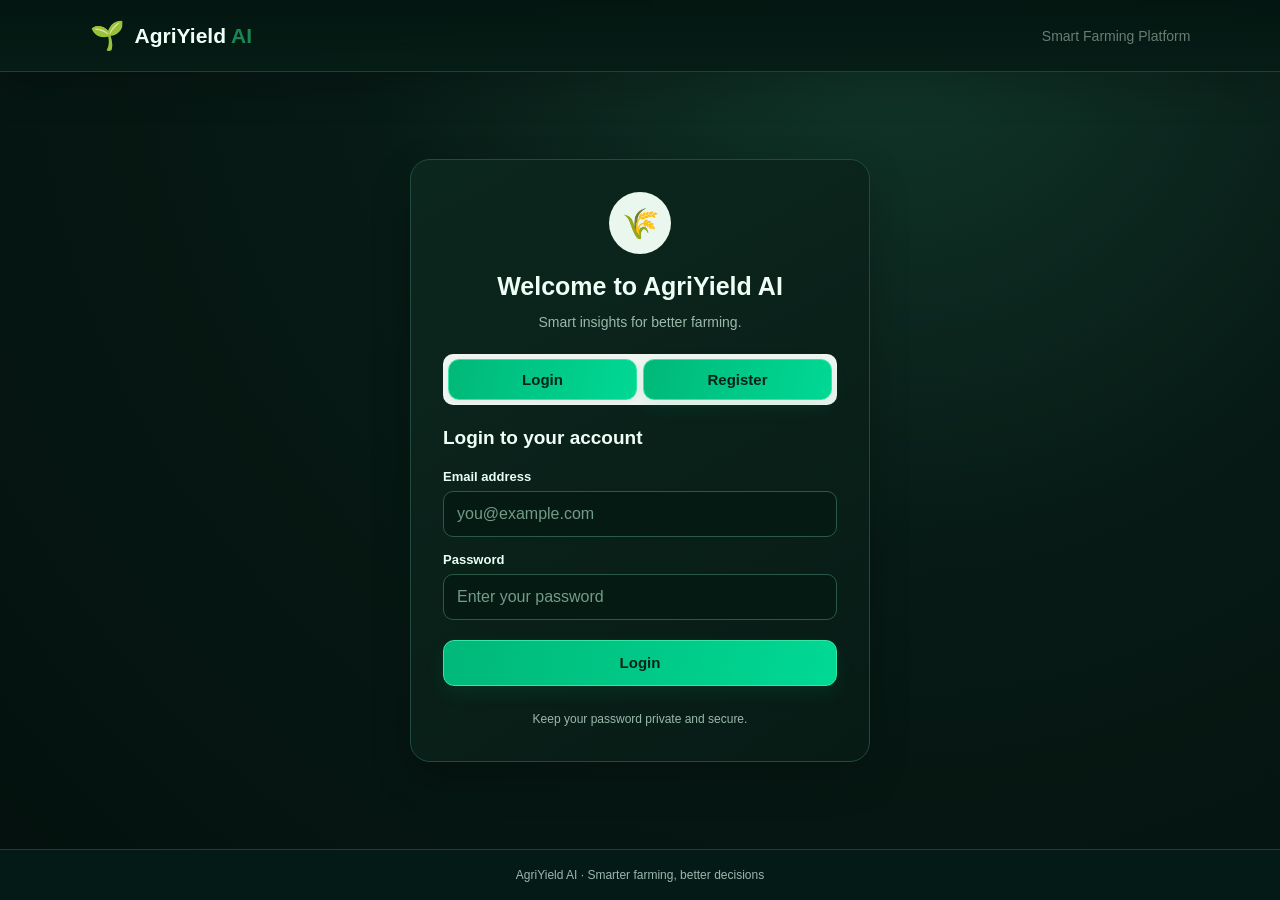
<file: frontend/login.html>
<!DOCTYPE html>
<html lang="en">
<head>
    <meta charset="UTF-8">
    <meta name="viewport" content="width=device-width, initial-scale=1.0">
    <title>Login | AgriYield AI</title>

    <link rel="stylesheet" href="assets/css/login.css">
    <link rel="stylesheet" href="assets/css/forest_glass_features.css">
    <link rel="stylesheet" href="assets/css/language.css">
</head>
<body>
    <header class="site-header">
        <a class="brand" href="index.html">
            <span class="brand-icon">🌱</span>
            <span>AgriYield <strong>AI</strong></span>
        </a>
        <span class="header-label">Smart Farming Platform</span>
    </header>

    <main class="auth-container">
        <section class="auth-card">
            <div class="welcome-icon">🌾</div>
            <h1>Welcome to AgriYield AI</h1>
            <p class="subtitle">Smart insights for better farming.</p>

            <div class="tab-buttons">
                <button type="button" id="loginTab" class="tab active">
                    Login
                </button>
                <button type="button" id="registerTab" class="tab">
                    Register
                </button>
            </div>

            <div id="message" class="message"
                 role="status" aria-live="polite"></div>

            <!-- Login form -->
            <form id="loginForm">
                <h2>Login to your account</h2>

                <label for="loginEmail">Email address</label>
                <input
                    id="loginEmail"
                    type="email"
                    name="email"
                    placeholder="you@example.com"
                    autocomplete="email"
                    required
                >

                <label for="loginPassword">Password</label>
                <input
                    id="loginPassword"
                    type="password"
                    name="password"
                    placeholder="Enter your password"
                    minlength="8"
                    maxlength="128"
                    autocomplete="current-password"
                    required
                >

                <button type="submit" class="primary-button">
                    Login
                </button>
            </form>

            <!-- Registration form -->
            <form id="registerForm" hidden>
                <h2>Create your account</h2>

                <label for="fullName">Full name</label>
                <input
                    id="fullName"
                    type="text"
                    name="full_name"
                    minlength="2"
                    maxlength="100"
                    placeholder="Your full name"
                    autocomplete="name"
                    required
                >

                <label for="registerEmail">Email address</label>
                <input
                    id="registerEmail"
                    type="email"
                    name="email"
                    placeholder="you@example.com"
                    autocomplete="email"
                    required
                >

                <label for="phoneNumber">Phone number</label>
                <input
                    id="phoneNumber"
                    type="tel"
                    name="phone_number"
                    placeholder="+919876543210"
                    pattern="\+?[0-9]{10,19}"
                    autocomplete="tel"
                    required
                >

                <label for="registerPassword">Create password</label>
                <input
                    id="registerPassword"
                    type="password"
                    name="password"
                    minlength="8"
                    maxlength="128"
                    placeholder="At least 8 characters"
                    autocomplete="new-password"
                    required
                >

                <label for="confirmPassword">Confirm password</label>
                <input
                    id="confirmPassword"
                    type="password"
                    minlength="8"
                    maxlength="128"
                    placeholder="Enter password again"
                    autocomplete="new-password"
                    required
                >

                <button type="submit" class="primary-button">
                    Create Account
                </button>
            </form>

            <p class="security-note">
                Keep your password private and secure.
            </p>
        </section>
    </main>

    <footer class="site-footer">
        AgriYield AI · Smarter farming, better decisions
    </footer>

    <script src="assets/js/login.js"></script>
    <script src="assets/js/language.js"></script>
</body>
</html>
</file>
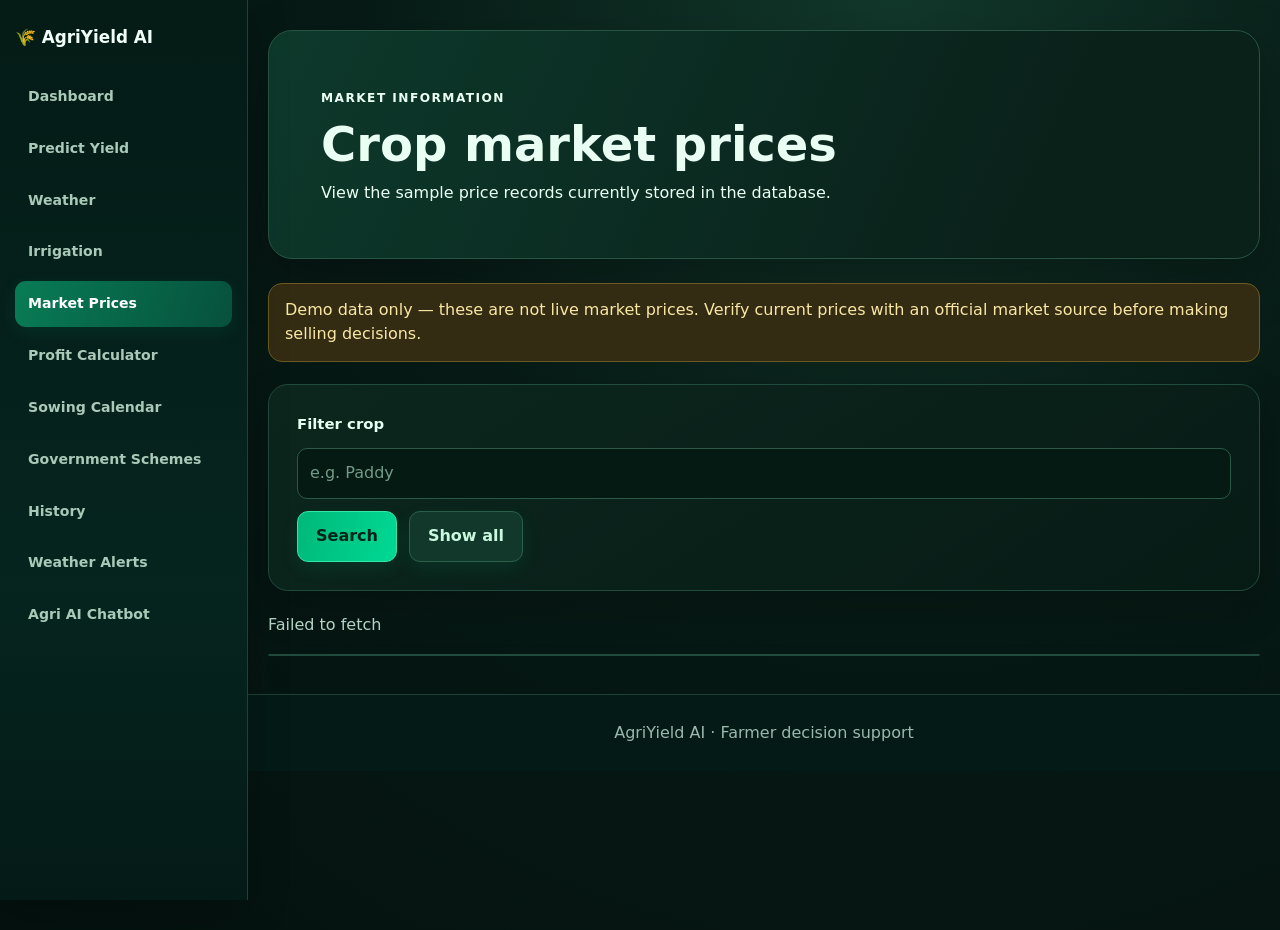
<file: frontend/market.html>
<!doctype html><html lang="en"><head><meta charset="utf-8"><meta name="viewport" content="width=device-width, initial-scale=1"><title>Market Prices | AgriYield AI</title><link rel="stylesheet" href="assets/css/style.css">
<link rel="stylesheet" href="assets/css/farmer_features.css">
  <link rel="stylesheet" href="assets/css/dark_farm.css">  <link rel="stylesheet" href="assets/css/forest_glass_features.css">
  <link rel="stylesheet" href="assets/css/language.css">
</head><body><header class="fy-nav"><a class="fy-brand" href="index.html">🌾 AgriYield AI</a><nav class="main-nav" aria-label="Main navigation"><a href="index.html">Dashboard</a><a href="predict.html">Predict Yield</a><a href="weather.html">Weather</a><a href="irrigation.html">Irrigation</a><a href="market.html" class="active" aria-current="page">Market Prices</a><a href="profit.html">Profit Calculator</a><a href="sowing.html">Sowing Calendar</a><a href="schemes.html">Government Schemes</a><a href="history.html">History</a><a href="weather-alerts.html">Weather Alerts</a><a href="chatbot.html">Agri AI Chatbot</a></nav></header><main class="fy-container"><section class="fy-hero"><p class="fy-eyebrow">MARKET INFORMATION</p><h1>Crop market prices</h1><p>View the sample price records currently stored in the database.</p></section><div class="fy-alert">Demo data only — these are not live market prices. Verify current prices with an official market source before making selling decisions.</div><section class="fy-panel"><form id="market-form" class="fy-inline-form"><label for="market-crop">Filter crop</label><input id="market-crop" name="crop" placeholder="e.g. Paddy"><button type="submit">Search</button><button type="button" class="fy-button-secondary" id="market-all">Show all</button></form></section><div id="market-status" class="fy-status" role="status"></div><div id="market-results" class="fy-table-wrap"></div></main><footer class="fy-footer">AgriYield AI · Farmer decision support</footer><script src="assets/js/farmer_features.js"></script><script>AgriFeatures.initMarket();</script>  <script src="assets/js/language.js"></script>
</body></html>
</file>
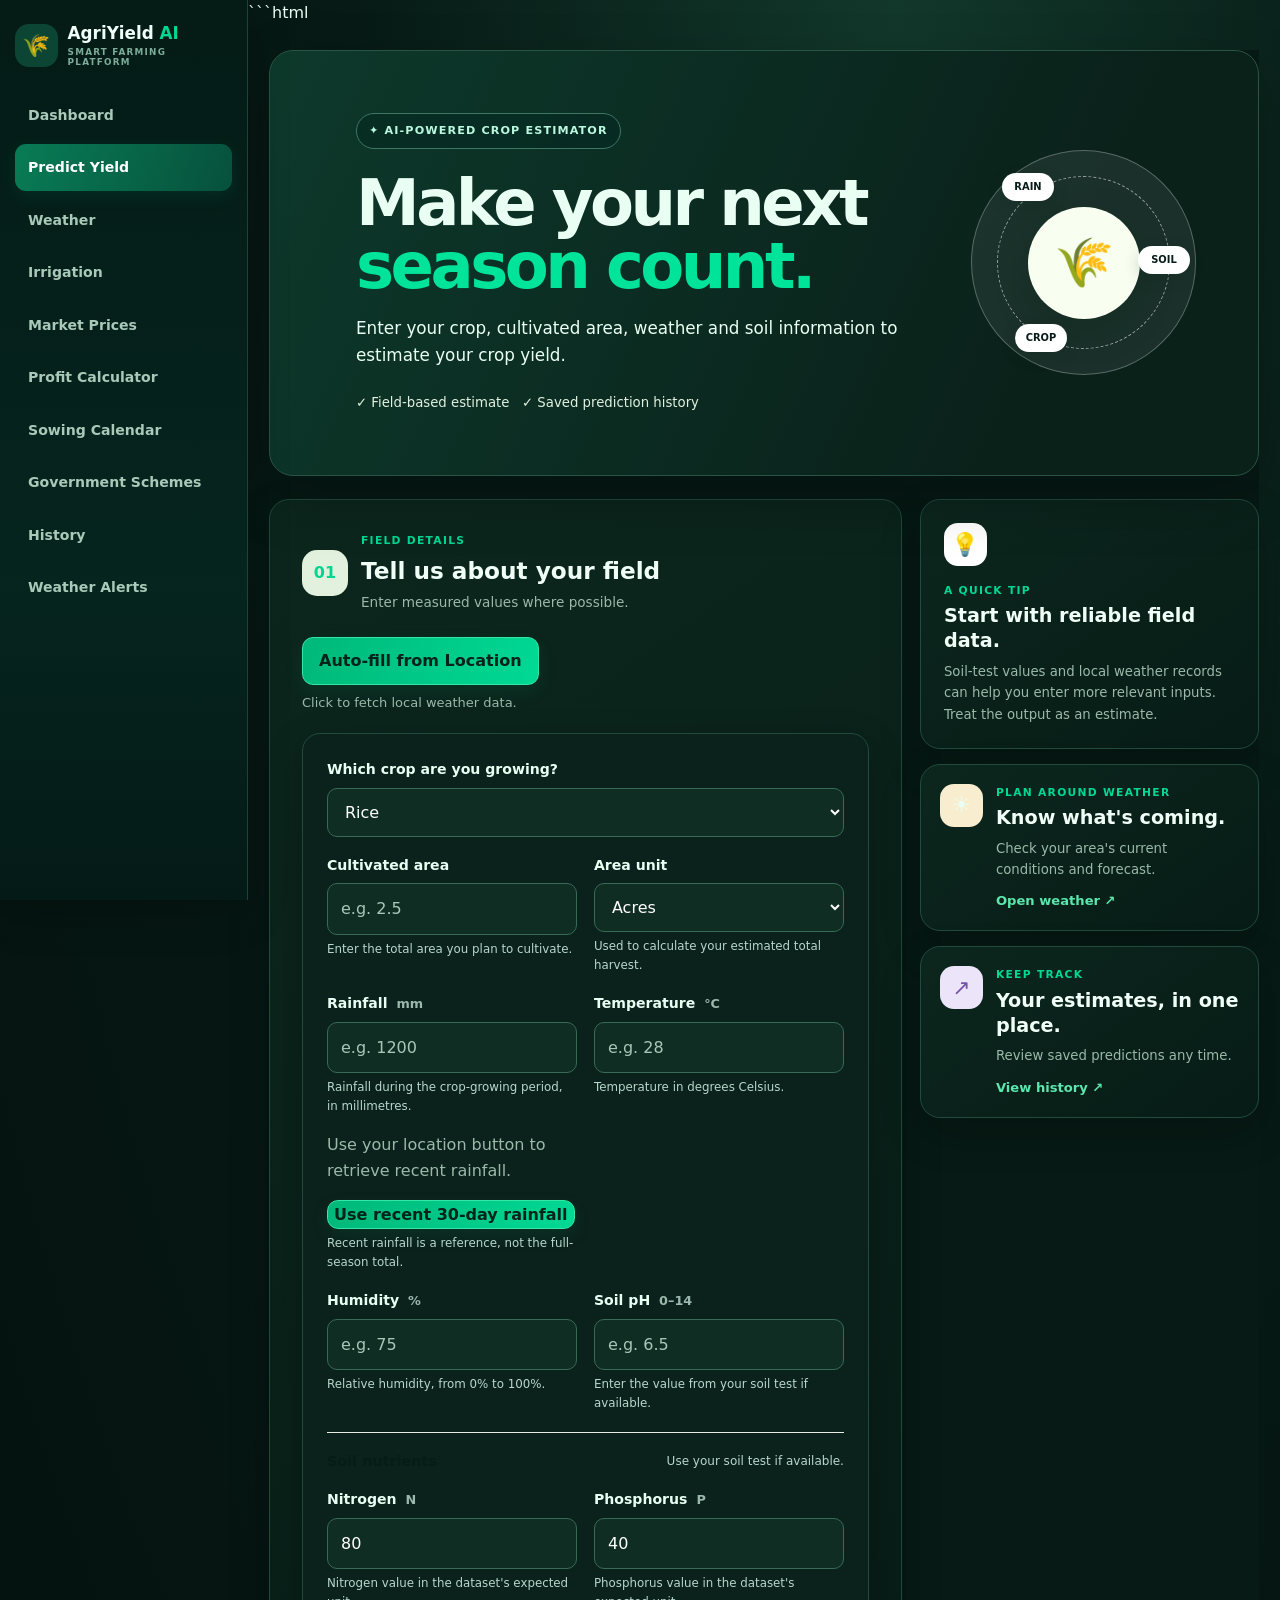
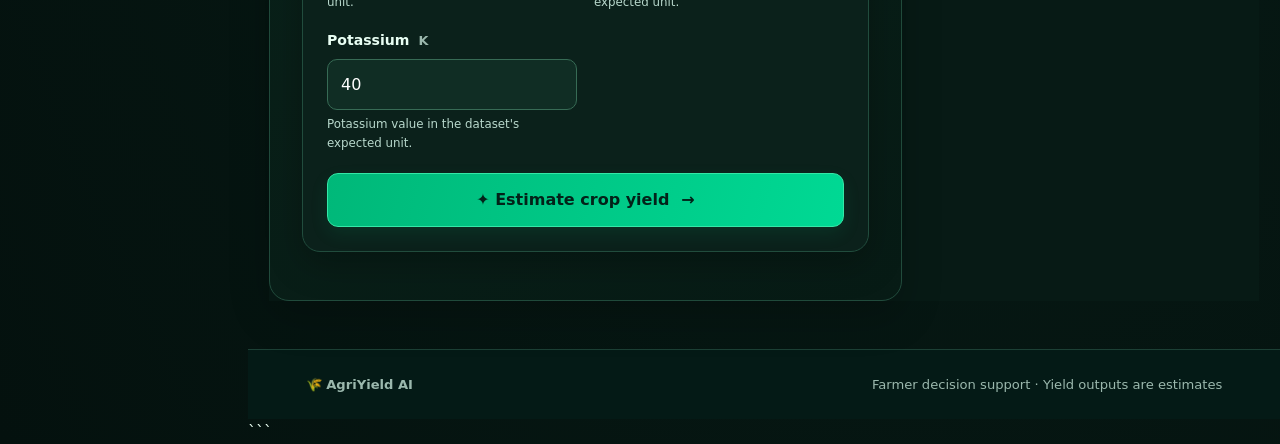
<file: frontend/predict.html>
```html
<!DOCTYPE html>
<html lang="en">
<head>
  <meta charset="UTF-8">
  <meta name="viewport" content="width=device-width, initial-scale=1">
  <title>Predict Crop Yield | AgriYield AI</title>

  <link rel="stylesheet" href="assets/css/style.css">
  <link rel="stylesheet" href="assets/css/dark_farm.css">
  <link rel="stylesheet" href="assets/css/forest_glass_features.css">
  <link rel="stylesheet" href="assets/css/language.css">
</head>

<body class="prediction-page">

<header class="site-header">
  <a class="brand" href="index.html">
    <span class="brand-mark">🌾</span>
    <span>
      AgriYield <b>AI</b>
      <small>SMART FARMING PLATFORM</small>
    </span>
  </a>

  <nav class="main-nav" aria-label="Main navigation">
    <a href="index.html">Dashboard</a>
    <a href="predict.html" class="active" aria-current="page">Predict Yield</a>
    <a href="weather.html">Weather</a>
    <a href="irrigation.html">Irrigation</a>
    <a href="market.html">Market Prices</a>
    <a href="profit.html">Profit Calculator</a>
    <a href="sowing.html">Sowing Calendar</a>
    <a href="schemes.html">Government Schemes</a>
    <a href="history.html">History</a>
    <a href="weather-alerts.html">Weather Alerts</a>
  </nav>
</header>

<main class="prediction-shell">

  <!-- Hero -->
  <section class="prediction-hero">
    <div class="prediction-hero-shade"></div>

    <div class="prediction-hero-copy">
      <span class="live-pill">✦ AI-POWERED CROP ESTIMATOR</span>

      <h1>Make your next<br><em>season count.</em></h1>

      <p>
        Enter your crop, cultivated area, weather and soil information
        to estimate your crop yield.
      </p>

      <div class="hero-footnote">
        ✓ Field-based estimate &nbsp; ✓ Saved prediction history
      </div>
    </div>

    <div class="hero-orbit">
      <div class="orbit-ring"></div>
      <div class="orbit-center">🌾</div>
      <span class="orbit-tag tag-one">RAIN</span>
      <span class="orbit-tag tag-two">SOIL</span>
      <span class="orbit-tag tag-three">CROP</span>
    </div>
  </section>

  <div class="prediction-layout">

    <!-- Prediction form -->
    <section class="prediction-form-card">

      <div class="form-card-heading">
        <span class="step-number">01</span>
        <div>
          <span class="panel-kicker">FIELD DETAILS</span>
          <h2>Tell us about your field</h2>
          <p>Enter measured values where possible.</p>
        </div>
      </div>

      <!-- Weather autofill -->
      <div class="weather-autofill">
        <button type="button" id="autoFillWeatherBtn" class="btn btn-success">
          <i class="fas fa-location-crosshairs"></i>
          Auto-fill from Location
        </button>

        <p id="autoFillWeatherStatus" role="status" aria-live="polite">
          Click to fetch local weather data.
        </p>
      </div>

      <form id="predictionForm" class="prediction-form">

        <!-- Crop -->
        <div class="field-block field-wide">
          <label for="crop">Which crop are you growing?</label>

          <select id="crop" name="crop" required>
            <option value="Rice">Rice</option>
            <option value="Wheat">Wheat</option>
            <option value="Maize">Maize</option>
            <option value="Cotton">Cotton</option>
            <option value="Soybean">Soybean</option>
          </select>
        </div>

        <!-- Cultivated area -->
        <div class="field-block">
          <label for="area">Cultivated area</label>

          <input
            type="number"
            id="area"
            name="area"
            min="0.01"
            max="1000000"
            step="0.01"
            placeholder="e.g. 2.5"
            required
          >

          <small>Enter the total area you plan to cultivate.</small>
        </div>

        <!-- Area unit -->
        <div class="field-block">
          <label for="area_unit">Area unit</label>

          <select id="area_unit" name="area_unit" required>
            <option value="acres" selected>Acres</option>
            <option value="hectares">Hectares</option>
          </select>

          <small>Used to calculate your estimated total harvest.</small>
        </div>

        <!-- Rainfall -->
        <div class="field-block">
          <label for="rainfall">Rainfall <span>mm</span></label>

          <input
            type="number"
            id="rainfall"
            name="rainfall"
            min="0"
            max="10000"
            step="0.1"
            placeholder="e.g. 1200"
            required
          >

          <small>Rainfall during the crop-growing period, in millimetres.</small>

          <div class="recent-rainfall-option">
            <p id="recentRainfallInfo">
              Use your location button to retrieve recent rainfall.
            </p>

            <button
              type="button"
              id="useRecentRainfallBtn"
              class="btn btn-success"
              disabled
            >
              Use recent 30-day rainfall
            </button>

            <small>
              Recent rainfall is a reference, not the full-season total.
            </small>
          </div>
        </div>

        <!-- Temperature -->
        <div class="field-block">
          <label for="temperature">Temperature <span>°C</span></label>

          <input
            type="number"
            id="temperature"
            name="temperature"
            min="-10"
            max="60"
            step="0.1"
            placeholder="e.g. 28"
            required
          >

          <small>Temperature in degrees Celsius.</small>
        </div>

        <!-- Humidity -->
        <div class="field-block">
          <label for="humidity">Humidity <span>%</span></label>

          <input
            type="number"
            id="humidity"
            name="humidity"
            min="0"
            max="100"
            step="0.1"
            placeholder="e.g. 75"
            required
          >

          <small>Relative humidity, from 0% to 100%.</small>
        </div>

        <!-- Soil pH -->
        <div class="field-block">
          <label for="soil_ph">Soil pH <span>0–14</span></label>

          <input
            type="number"
            id="soil_ph"
            name="soil_ph"
            min="0"
            max="14"
            step="0.1"
            placeholder="e.g. 6.5"
            required
          >

          <small>Enter the value from your soil test if available.</small>
        </div>

        <!-- Nutrients -->
        <div class="field-divider">
          <span>Soil nutrients</span>
          <small>Use your soil test if available.</small>
        </div>

        <div class="field-block">
          <label for="nitrogen">Nitrogen <span>N</span></label>

          <input
            type="number"
            id="nitrogen"
            name="nitrogen"
            min="0"
            max="10000"
            step="0.1"
            placeholder="e.g. 80"
            value="80"
            required
          >

          <small>Nitrogen value in the dataset's expected unit.</small>
        </div>

        <div class="field-block">
          <label for="phosphorus">Phosphorus <span>P</span></label>

          <input
            type="number"
            id="phosphorus"
            name="phosphorus"
            min="0"
            max="10000"
            step="0.1"
            placeholder="e.g. 40"
            value="40"
            required
          >

          <small>Phosphorus value in the dataset's expected unit.</small>
        </div>

        <div class="field-block">
          <label for="potassium">Potassium <span>K</span></label>

          <input
            type="number"
            id="potassium"
            name="potassium"
            min="0"
            max="10000"
            step="0.1"
            placeholder="e.g. 40"
            value="40"
            required
          >

          <small>Potassium value in the dataset's expected unit.</small>
        </div>

        <!-- Submit -->
        <button
          type="submit"
          class="button button-primary submit-prediction"
        >
          ✦ Estimate crop yield <span>→</span>
        </button>

      </form>

      <!-- Loading -->
      <div
        id="loading"
        class="loading-state d-none"
        role="status"
        aria-live="polite"
      >
        <span class="loading-spinner"></span>
        <p>Calculating your estimate…</p>
      </div>

    </section>

    <!-- Prediction result -->
    <section
      id="resultCard"
      class="prediction-result d-none"
      aria-live="polite"
    >
      <div class="result-symbol">✦</div>

      <div class="result-content">
        <span class="panel-kicker">ESTIMATE COMPLETE</span>
        <h2>Your prediction result</h2>

        <p class="result-crop">
          Crop: <strong id="resCrop"></strong>
        </p>

        <div class="yield-number">
          <strong id="resYield"></strong>
          <span id="resUnit"></span>
        </div>

        <p>
          <strong>Cultivated area:</strong>
          <span id="resArea">—</span>
        </p>

        <p>
          <strong>Estimated total harvest:</strong>
          <span id="resWeight">—</span> kg
        </p>

        <p>
          <strong>Estimated 50 kg bags:</strong>
          <span id="resBags">—</span>
        </p>

        <p class="result-disclaimer">
          This is an approximate estimate, not a guaranteed harvest.
          Actual yield depends on weather, crop variety, soil, irrigation,
          pests, and farming practices.
        </p>

        <a href="history.html" class="result-history-link">
          View saved predictions ↗
        </a>
      </div>

      <div class="result-decoration">🌱</div>
    </section>

    <!-- Side information -->
    <aside class="prediction-side">

      <article class="side-tip">
        <span class="tip-icon">💡</span>
        <span class="panel-kicker">A QUICK TIP</span>
        <h3>Start with reliable field data.</h3>
        <p>
          Soil-test values and local weather records can help you enter
          more relevant inputs. Treat the output as an estimate.
        </p>
      </article>

      <article class="side-weather">
        <div class="weather-sun">☀</div>
        <div>
          <span class="panel-kicker">PLAN AROUND WEATHER</span>
          <h3>Know what's coming.</h3>
          <p>Check your area's current conditions and forecast.</p>
          <a href="weather.html">Open weather ↗</a>
        </div>
      </article>

      <article class="side-history">
        <div class="history-mark">↗</div>
        <div>
          <span class="panel-kicker">KEEP TRACK</span>
          <h3>Your estimates, in one place.</h3>
          <p>Review saved predictions any time.</p>
          <a href="history.html">View history ↗</a>
        </div>
      </article>

    </aside>
  </div>
</main>

<footer class="site-footer">
  <span>🌾 AgriYield AI</span>
  <span>Farmer decision support · Yield outputs are estimates</span>
</footer>

<script src="assets/js/app.js"></script>
  <script src="assets/js/language.js"></script>
</body>
</html>
```
</file>
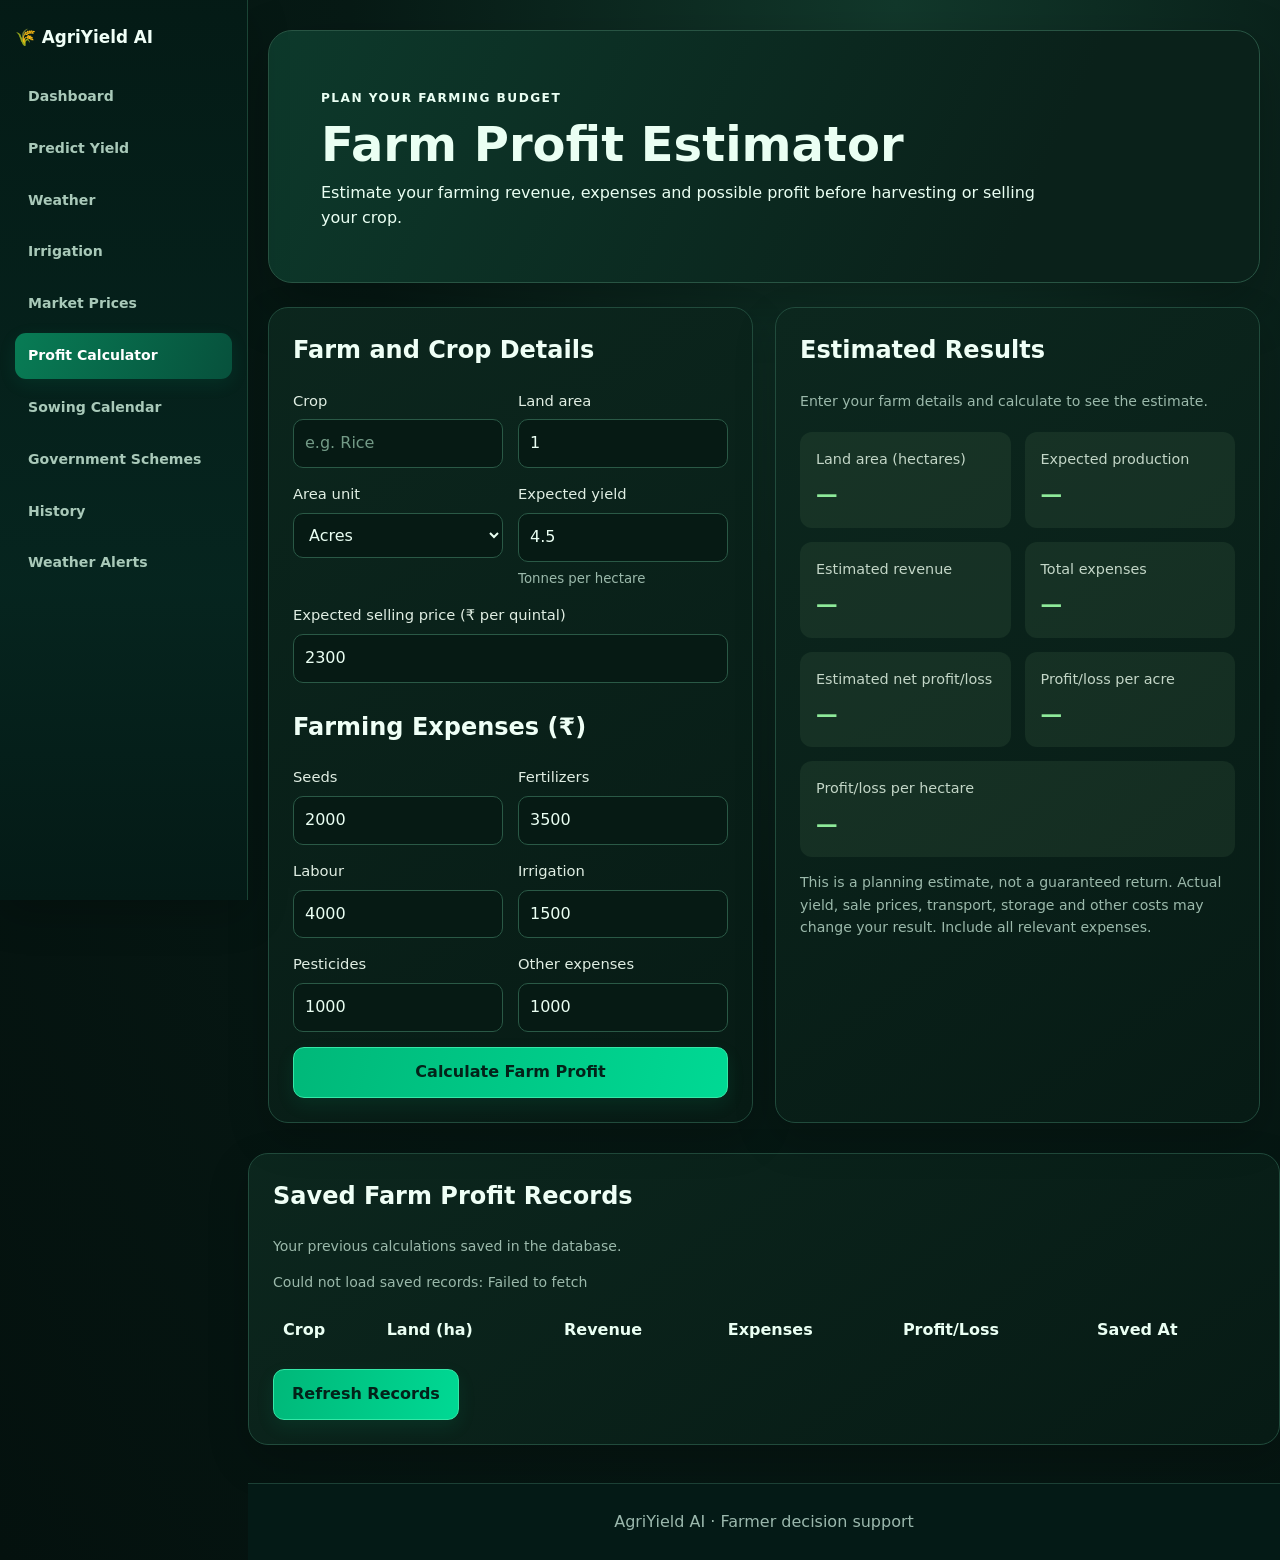
<file: frontend/profit.html>
<!doctype html>
<html lang="en">
<head>
  <meta charset="utf-8">
  <meta name="viewport" content="width=device-width, initial-scale=1">
  <title>Farm Profit Estimator | AgriYield AI</title>

  <link rel="stylesheet" href="assets/css/style.css">
  <link rel="stylesheet" href="assets/css/farmer_features.css">
  <link rel="stylesheet" href="assets/css/dark_farm.css">

  <style>
    .profit-layout {
      display: grid;
      grid-template-columns: repeat(2, minmax(0, 1fr));
      gap: 22px;
      margin: 24px 0;
    }

    .profit-panel {
      padding: 24px;
      border-radius: 16px;
      border: 1px solid rgba(120, 180, 120, 0.3);
      background: rgba(15, 40, 25, 0.88);
    }

    .profit-panel h2 {
      color: #8eea9a;
      margin-top: 0;
    }

    .profit-form-grid {
      display: grid;
      grid-template-columns: repeat(2, minmax(0, 1fr));
      gap: 15px;
    }

    .profit-field {
      display: flex;
      flex-direction: column;
      gap: 7px;
    }

    .profit-field label {
      color: #e0eee3;
      font-size: 0.92rem;
    }

    .profit-field input,
    .profit-field select {
      width: 100%;
      box-sizing: border-box;
      padding: 11px;
      border-radius: 8px;
      border: 1px solid #56715d;
      background: #102b1b;
      color: white;
    }

    .profit-field small {
      color: #b9cdbd;
    }

    .profit-full {
      grid-column: 1 / -1;
    }

    .profit-results {
      display: grid;
      grid-template-columns: repeat(2, minmax(0, 1fr));
      gap: 14px;
      margin-top: 20px;
    }

    .profit-metric {
      padding: 16px;
      border-radius: 12px;
      background: rgba(100, 150, 100, 0.13);
    }

    .profit-metric span {
      display: block;
      color: #c3d6c7;
      font-size: 0.9rem;
    }

    .profit-metric strong {
      display: block;
      margin-top: 8px;
      color: #8eea9a;
      font-size: 1.35rem;
      overflow-wrap: anywhere;
    }

    #profit-message {
      margin-top: 16px;
    }

    .profit-note {
      color: #c3d6c7;
      font-size: 0.88rem;
      line-height: 1.6;
    }

    @media (max-width: 700px) {
      .profit-layout {
        grid-template-columns: 1fr;
      }
    }

    @media (max-width: 420px) {
      .profit-form-grid,
      .profit-results {
        grid-template-columns: 1fr;
      }
    }
  </style>
  <link rel="stylesheet" href="assets/css/forest_glass_features.css">
  <link rel="stylesheet" href="assets/css/language.css">
</head>

<body>
  <header class="fy-nav"><a class="fy-brand" href="index.html">🌾 AgriYield AI</a><nav class="main-nav" aria-label="Main navigation"><a href="index.html">Dashboard</a><a href="predict.html">Predict Yield</a><a href="weather.html">Weather</a><a href="irrigation.html">Irrigation</a><a href="market.html">Market Prices</a><a href="profit.html" class="active" aria-current="page">Profit Calculator</a><a href="sowing.html">Sowing Calendar</a><a href="schemes.html">Government Schemes</a><a href="history.html">History</a><a href="weather-alerts.html">Weather Alerts</a></nav></header>

  <main class="fy-container">
    <section class="fy-hero">
      <p class="fy-eyebrow">PLAN YOUR FARMING BUDGET</p>
      <h1>Farm Profit Estimator</h1>
      <p>
        Estimate your farming revenue, expenses and possible profit
        before harvesting or selling your crop.
      </p>
    </section>

    <div class="profit-layout">
      <section class="profit-panel">
        <h2>Farm and Crop Details</h2>

        <form id="profit-form">
          <div class="profit-form-grid">
            <div class="profit-field">
              <label for="profit-crop">Crop</label>
              <input id="profit-crop" name="crop"
                     placeholder="e.g. Rice" required>
            </div>

            <div class="profit-field">
              <label for="profit-area">Land area</label>
              <input id="profit-area" name="area" type="number"
                     min="0.01" step="any" value="1" required>
            </div>

            <div class="profit-field">
              <label for="profit-unit">Area unit</label>
              <select id="profit-unit" name="unit">
                <option value="acres">Acres</option>
                <option value="hectares">Hectares</option>
              </select>
            </div>

            <div class="profit-field">
              <label for="profit-yield">Expected yield</label>
              <input id="profit-yield" name="yield" type="number"
                     min="0.01" step="any" value="4.5" required>
              <small>Tonnes per hectare</small>
            </div>

            <div class="profit-field profit-full">
              <label for="profit-price">Expected selling price (₹ per quintal)</label>
              <input id="profit-price" name="price" type="number"
                     min="0" step="any" value="2300" required>
            </div>
          </div>

          <h2 style="margin-top: 26px;">Farming Expenses (₹)</h2>

          <div class="profit-form-grid">
            <div class="profit-field">
              <label for="cost-seeds">Seeds</label>
              <input id="cost-seeds" name="seeds" type="number"
                     min="0" step="any" value="2000" required>
            </div>

            <div class="profit-field">
              <label for="cost-fertilizer">Fertilizers</label>
              <input id="cost-fertilizer" name="fertilizer" type="number"
                     min="0" step="any" value="3500" required>
            </div>

            <div class="profit-field">
              <label for="cost-labour">Labour</label>
              <input id="cost-labour" name="labour" type="number"
                     min="0" step="any" value="4000" required>
            </div>

            <div class="profit-field">
              <label for="cost-irrigation">Irrigation</label>
              <input id="cost-irrigation" name="irrigation" type="number"
                     min="0" step="any" value="1500" required>
            </div>

            <div class="profit-field">
              <label for="cost-pesticides">Pesticides</label>
              <input id="cost-pesticides" name="pesticides" type="number"
                     min="0" step="any" value="1000" required>
            </div>

            <div class="profit-field">
              <label for="cost-other">Other expenses</label>
              <input id="cost-other" name="other" type="number"
                     min="0" step="any" value="1000" required>
            </div>

            <div class="profit-field profit-full">
              <button type="submit" class="btn btn-success">
                Calculate Farm Profit
              </button>
            </div>
          </div>
        </form>
      </section>

      <section class="profit-panel" aria-live="polite">
        <h2>Estimated Results</h2>
        <p id="profit-message" class="profit-note">
          Enter your farm details and calculate to see the estimate.
        </p>

        <div class="profit-results">
          <div class="profit-metric">
            <span>Land area (hectares)</span>
            <strong id="result-hectares">—</strong>
          </div>

          <div class="profit-metric">
            <span>Expected production</span>
            <strong id="result-production">—</strong>
          </div>

          <div class="profit-metric">
            <span>Estimated revenue</span>
            <strong id="result-revenue">—</strong>
          </div>

          <div class="profit-metric">
            <span>Total expenses</span>
            <strong id="result-expenses">—</strong>
          </div>

          <div class="profit-metric">
            <span>Estimated net profit/loss</span>
            <strong id="result-profit">—</strong>
          </div>

          <div class="profit-metric">
            <span>Profit/loss per acre</span>
            <strong id="result-per-acre">—</strong>
          </div>

          <div class="profit-metric profit-full">
            <span>Profit/loss per hectare</span>
            <strong id="result-per-hectare">—</strong>
          </div>
        </div>

        <p class="profit-note">
          This is a planning estimate, not a guaranteed return.
          Actual yield, sale prices, transport, storage and other
          costs may change your result. Include all relevant expenses.
        </p>
      </section>
    </div>
  </main>
  
<section class="profit-panel" id="saved-profit-section">
  <h2>Saved Farm Profit Records</h2>
  <p class="profit-note">
    Your previous calculations saved in the database.
  </p>

  <p id="saved-profit-message" class="profit-note"
     role="status">Loading saved records...</p>

  <div style="overflow-x: auto;">
    <table style="width: 100%; border-collapse: collapse; min-width: 700px;">
      <thead>
        <tr>
          <th style="padding: 10px; text-align: left;">Crop</th>
          <th style="padding: 10px; text-align: left;">Land (ha)</th>
          <th style="padding: 10px; text-align: left;">Revenue</th>
          <th style="padding: 10px; text-align: left;">Expenses</th>
          <th style="padding: 10px; text-align: left;">Profit/Loss</th>
          <th style="padding: 10px; text-align: left;">Saved At</th>
        </tr>
      </thead>
      <tbody id="saved-profit-body">
        <tr>
          <td colspan="6" style="padding: 10px;">
            Loading...
          </td>
        </tr>
      </tbody>
    </table>
  </div>

  <button type="button" id="refresh-profit-records"
          class="btn btn-success" style="margin-top: 16px;">
    Refresh Records
  </button>
</section>


  <footer class="fy-footer">
    AgriYield AI · Farmer decision support
  </footer>

  <script src="assets/js/profit.js"></script>
  <script src="assets/js/language.js"></script>
</body>
</html>
</file>
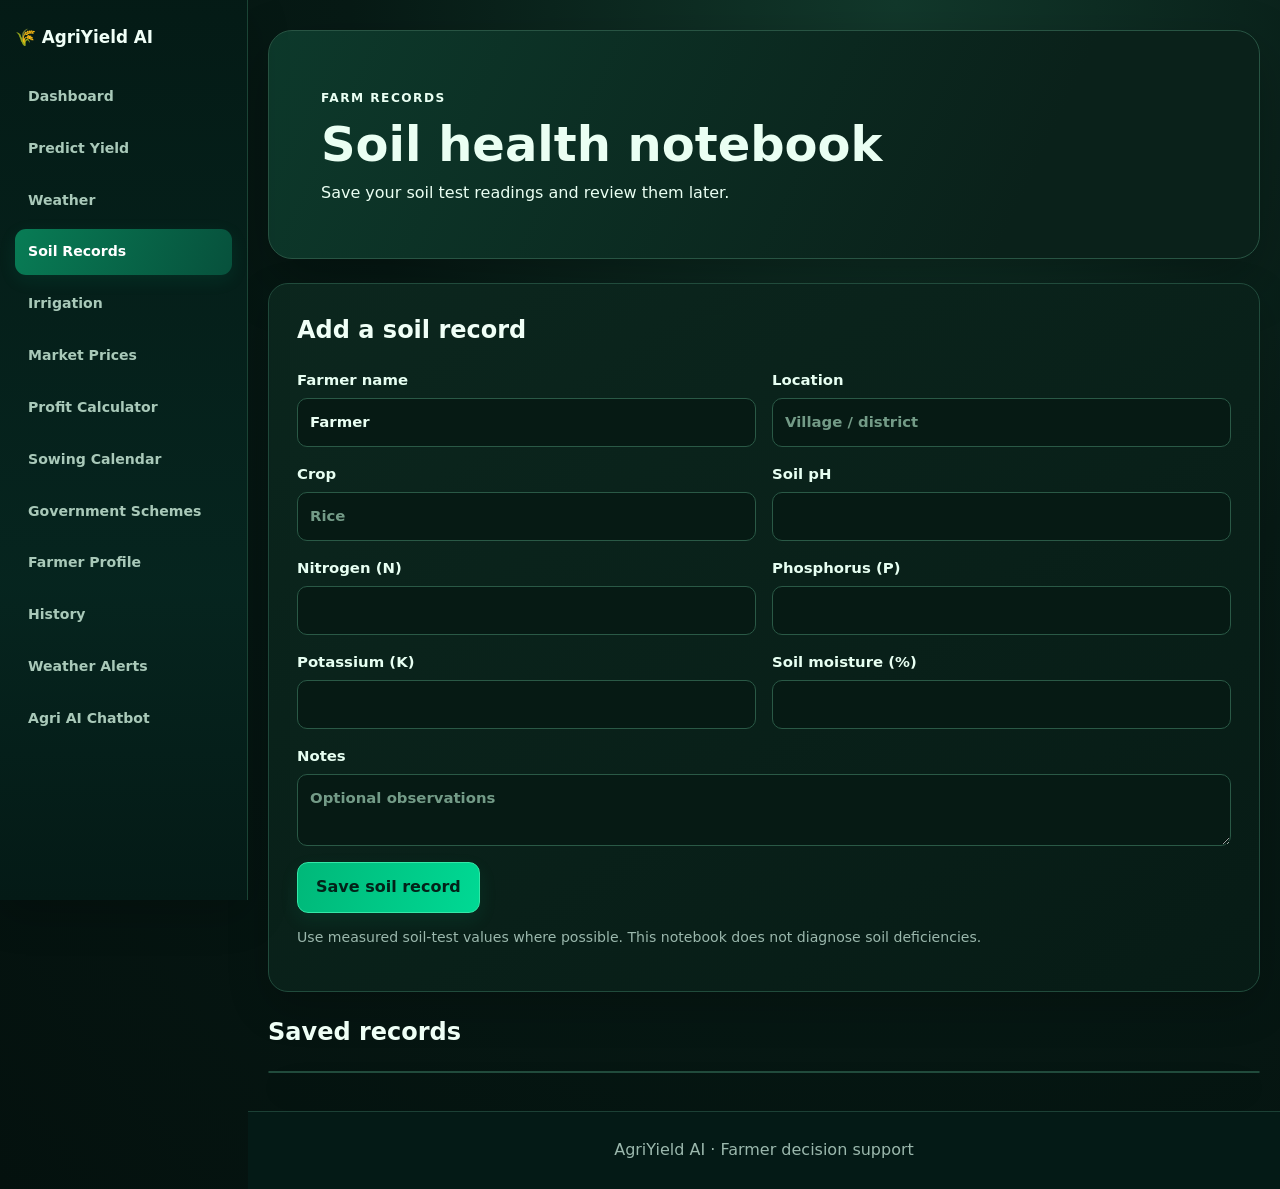
<file: frontend/soil.html>
<!doctype html>
<html lang="en"><head><meta charset="utf-8"><meta name="viewport" content="width=device-width, initial-scale=1"><title>Soil Records | AgriYield AI</title><link rel="stylesheet" href="assets/css/style.css">
<link rel="stylesheet" href="assets/css/farmer_features.css">
  <link rel="stylesheet" href="assets/css/dark_farm.css">  <link rel="stylesheet" href="assets/css/forest_glass_features.css">
  <link rel="stylesheet" href="assets/css/language.css">
</head>
<body><header class="fy-nav"><a class="fy-brand" href="index.html">🌾 AgriYield AI</a><nav class="main-nav" aria-label="Main navigation"><a href="index.html">Dashboard</a><a href="predict.html">Predict Yield</a><a href="weather.html">Weather</a><a href="soil.html" class="active" aria-current="page">Soil Records</a><a href="irrigation.html">Irrigation</a><a href="market.html">Market Prices</a><a href="profit.html">Profit Calculator</a><a href="sowing.html">Sowing Calendar</a><a href="schemes.html">Government Schemes</a><a href="farmer-profile.html">Farmer Profile</a><a href="history.html">History</a><a href="weather-alerts.html">Weather Alerts</a><a href="chatbot.html">Agri AI Chatbot</a></nav></header>
<main class="fy-container"><section class="fy-hero"><p class="fy-eyebrow">FARM RECORDS</p><h1>Soil health notebook</h1><p>Save your soil test readings and review them later.</p></section>
<section class="fy-panel"><h2>Add a soil record</h2><form id="soil-form" class="fy-form-grid">
<label>Farmer name<input name="farmer_name" value="Farmer" maxlength="100"></label><label>Location<input name="location" placeholder="Village / district" required></label><label>Crop<input name="crop" placeholder="Rice" required></label><label>Soil pH<input name="soil_ph" type="number" min="0" max="14" step="0.1"></label><label>Nitrogen (N)<input name="nitrogen" type="number" min="0" step="0.1"></label><label>Phosphorus (P)<input name="phosphorus" type="number" min="0" step="0.1"></label><label>Potassium (K)<input name="potassium" type="number" min="0" step="0.1"></label><label>Soil moisture (%)<input name="soil_moisture" type="number" min="0" max="100" step="0.1"></label><label class="fy-span-2">Notes<textarea name="notes" rows="2" maxlength="1000" placeholder="Optional observations"></textarea></label><div class="fy-span-2"><button type="submit">Save soil record</button></div></form><p class="fy-note">Use measured soil-test values where possible. This notebook does not diagnose soil deficiencies.</p></section>
<div id="soil-status" class="fy-status" role="status"></div><section><h2>Saved records</h2><div id="soil-records" class="fy-table-wrap"></div></section></main><footer class="fy-footer">AgriYield AI · Farmer decision support</footer><script src="assets/js/farmer_features.js"></script><script>AgriFeatures.initSoil();</script>  <script src="assets/js/language.js"></script>
</body></html>
</file>
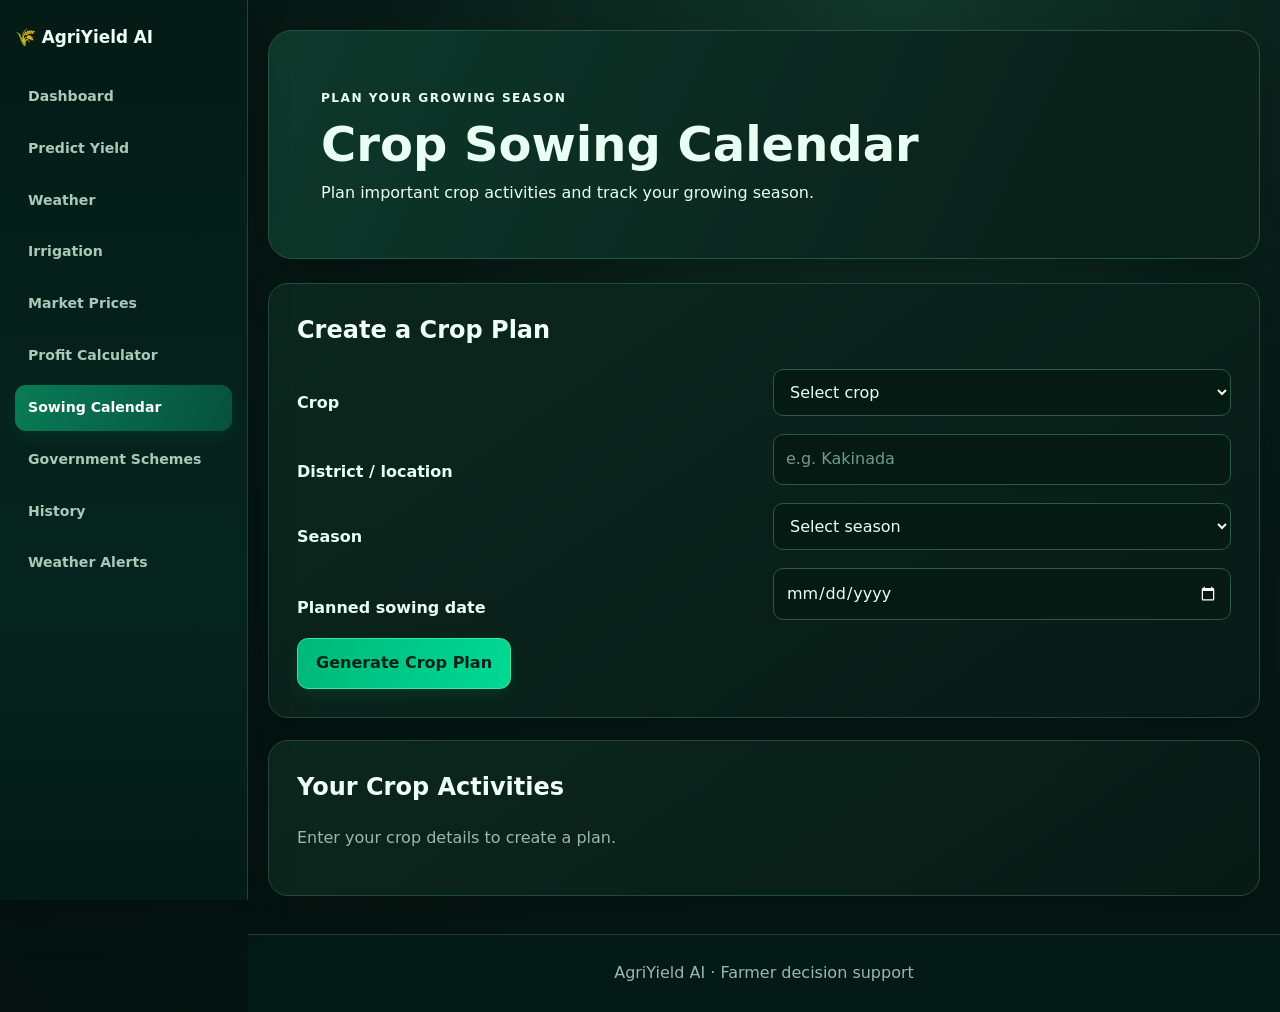
<file: frontend/sowing.html>
<!doctype html>
<html lang="en">
<head>
  <meta charset="utf-8">
  <meta name="viewport" content="width=device-width, initial-scale=1">
  <title>Crop Sowing Calendar | AgriYield AI</title>

  <link rel="stylesheet" href="assets/css/style.css">
  <link rel="stylesheet" href="assets/css/farmer_features.css">
  <link rel="stylesheet" href="assets/css/dark_farm.css">
  <link rel="stylesheet" href="assets/css/forest_glass_features.css">
  <link rel="stylesheet" href="assets/css/language.css">
</head>
<body>
  <header class="fy-nav"><a class="fy-brand" href="index.html">🌾 AgriYield AI</a><nav class="main-nav" aria-label="Main navigation"><a href="index.html">Dashboard</a><a href="predict.html">Predict Yield</a><a href="weather.html">Weather</a><a href="irrigation.html">Irrigation</a><a href="market.html">Market Prices</a><a href="profit.html">Profit Calculator</a><a href="sowing.html" class="active" aria-current="page">Sowing Calendar</a><a href="schemes.html">Government Schemes</a><a href="history.html">History</a><a href="weather-alerts.html">Weather Alerts</a></nav></header>

  <main class="fy-container">
    <section class="fy-hero">
      <p class="fy-eyebrow">PLAN YOUR GROWING SEASON</p>
      <h1>Crop Sowing Calendar</h1>
      <p>Plan important crop activities and track your growing season.</p>
    </section>

    <section class="fy-panel">
      <h2>Create a Crop Plan</h2>

      <form id="sowing-form">
        <label for="sowing-crop">Crop</label>
        <select id="sowing-crop" required>
          <option value="">Select crop</option>
          <option value="Rice">Rice / Paddy</option>
          <option value="Maize">Maize</option>
          <option value="Cotton">Cotton</option>
          <option value="Groundnut">Groundnut</option>
          <option value="Chilli">Chilli</option>
        </select>

        <label for="sowing-location">District / location</label>
        <input id="sowing-location" placeholder="e.g. Kakinada" required>

        <label for="sowing-season">Season</label>
        <select id="sowing-season" required>
          <option value="">Select season</option>
          <option value="Kharif">Kharif</option>
          <option value="Rabi">Rabi</option>
          <option value="Summer">Summer</option>
        </select>

        <label for="sowing-date">Planned sowing date</label>
        <input id="sowing-date" type="date" required>

        <button type="submit" class="btn btn-success">
          Generate Crop Plan
        </button>
      </form>
    </section>

    <section class="fy-panel">
      <h2>Your Crop Activities</h2>
      <p id="sowing-status" role="status">
        Enter your crop details to create a plan.
      </p>
      <div id="sowing-results"></div>
    </section>
  </main>

  <footer class="fy-footer">
    AgriYield AI · Farmer decision support
  </footer>

  <script src="assets/js/sowing.js"></script>
  <script src="assets/js/language.js"></script>
</body>
</html>
</file>
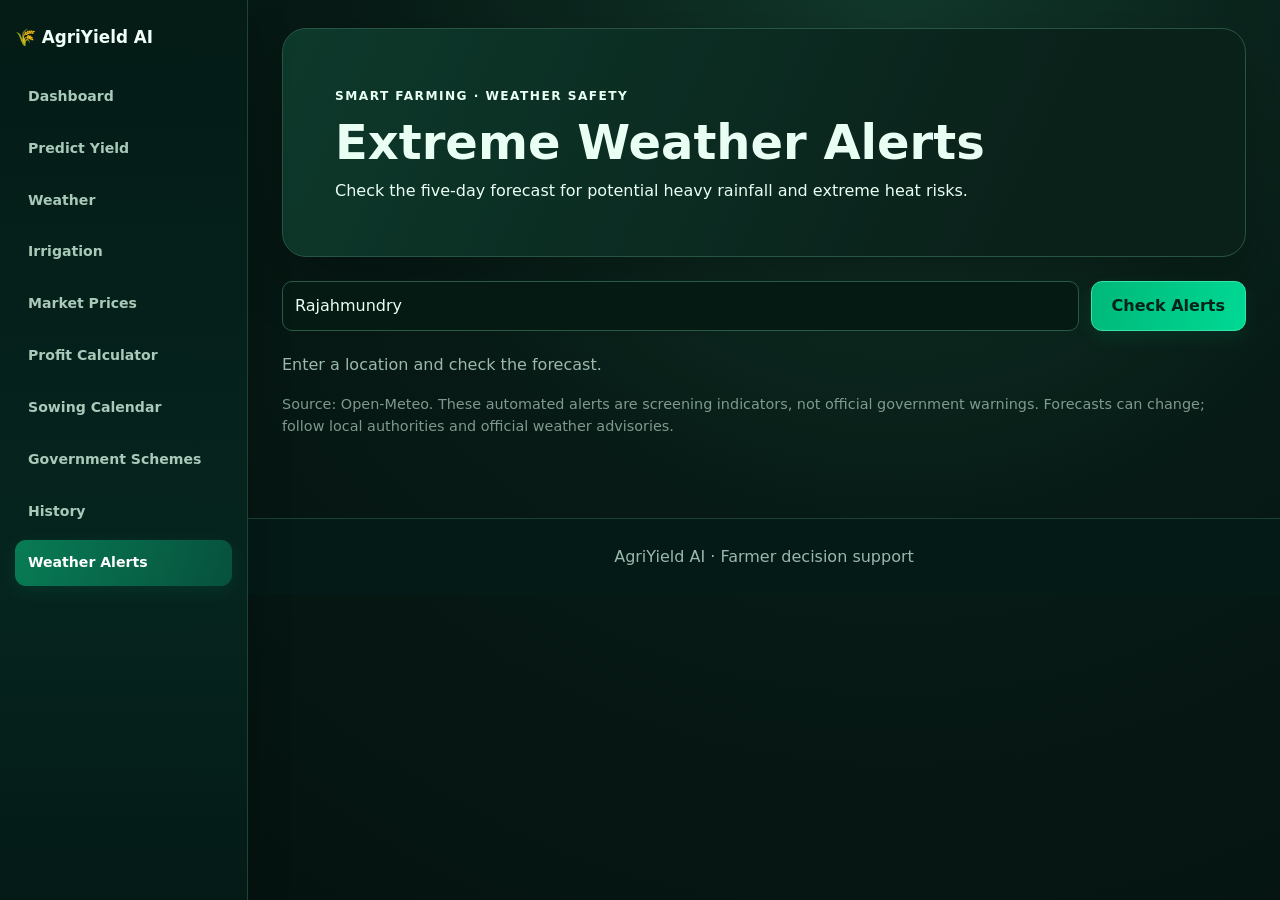
<file: frontend/weather-alerts.html>
<!doctype html>
<html lang="en">
<head>
  <meta charset="utf-8">
  <meta name="viewport" content="width=device-width, initial-scale=1">
  <title>Weather Alerts | AgriYield AI</title>
  <link rel="stylesheet" href="assets/css/style.css">
  <link rel="stylesheet" href="assets/css/farmer_features.css">
  <link rel="stylesheet" href="assets/css/dark_farm.css">

  <style>
    .alert-page { max-width: 1000px; margin: 0 auto; padding: 28px 18px; }
    .alert-form { display: flex; flex-wrap: wrap; gap: 12px; margin: 22px 0; }
    .alert-form input { flex: 1; min-width: 220px; padding: 12px; border-radius: 8px; }
    .alert-form button { padding: 12px 20px; border: 0; border-radius: 8px; cursor: pointer; }
    .alert-card { padding: 18px; margin: 14px 0; border-radius: 12px; border: 1px solid #7775; }
    .alert-high { border-left: 5px solid #d94841; }
    .alert-medium { border-left: 5px solid #e0a126; }
    .alert-safe { padding: 18px; border-radius: 12px; border: 1px solid #7775; }
    .alert-meta { opacity: .8; font-size: .9rem; }
    #alert-status { margin: 14px 0; }
  </style>
  <link rel="stylesheet" href="assets/css/forest_glass_features.css">
  <link rel="stylesheet" href="assets/css/language.css">
</head>
<body>
  <header class="fy-nav"><a class="fy-brand" href="index.html">🌾 AgriYield AI</a><nav class="main-nav" aria-label="Main navigation"><a href="index.html">Dashboard</a><a href="predict.html">Predict Yield</a><a href="weather.html">Weather</a><a href="irrigation.html">Irrigation</a><a href="market.html">Market Prices</a><a href="profit.html">Profit Calculator</a><a href="sowing.html">Sowing Calendar</a><a href="schemes.html">Government Schemes</a><a href="history.html">History</a><a href="weather-alerts.html" class="active" aria-current="page">Weather Alerts</a></nav></header>

  <main class="alert-page">
    <section class="fy-hero">
      <p class="fy-eyebrow">SMART FARMING · WEATHER SAFETY</p>
      <h1>Extreme Weather Alerts</h1>
      <p>Check the five-day forecast for potential heavy rainfall and extreme heat risks.</p>
    </section>

    <form id="alert-form" class="alert-form">
      <input
        id="alert-city"
        type="text"
        value="Rajahmundry"
        minlength="2"
        maxlength="100"
        placeholder="Enter city or town"
        aria-label="City or town"
        required
      >
      <button type="submit">Check Alerts</button>
    </form>

    <p id="alert-status" role="status" aria-live="polite">
      Enter a location and check the forecast.
    </p>

    <section id="alert-location" class="alert-safe" hidden></section>
    <section id="alert-results" aria-live="polite"></section>

    <p class="alert-meta">
      Source: Open-Meteo. These automated alerts are screening indicators,
      not official government warnings. Forecasts can change; follow local
      authorities and official weather advisories.
    </p>
  </main>

  <footer class="fy-footer">AgriYield AI · Farmer decision support</footer>

  <script>
    const form = document.getElementById("alert-form");
    const cityInput = document.getElementById("alert-city");
    const statusBox = document.getElementById("alert-status");
    const locationBox = document.getElementById("alert-location");
    const resultsBox = document.getElementById("alert-results");

    function makeTextElement(tag, text, className) {
      const element = document.createElement(tag);
      element.textContent = text;
      if (className) element.className = className;
      return element;
    }

    form.addEventListener("submit", async (event) => {
      event.preventDefault();

      const city = cityInput.value.trim();
      if (city.length < 2) return;

      statusBox.textContent = "Checking forecast…";
      locationBox.hidden = true;
      locationBox.replaceChildren();
      resultsBox.replaceChildren();

      try {
        const url = new URL(
          "/api/features/weather/alerts",
          window.location.origin
        );
        url.searchParams.set("city", city);

       const response = await fetch(url);
        const data = await response.json();

        if (!response.ok) {
          throw new Error(data.detail || "Could not retrieve weather alerts.");
        }

        locationBox.hidden = false;
        locationBox.appendChild(
          makeTextElement(
            "h2",
            [data.location.name, data.location.admin1, data.location.country]
              .filter(Boolean).join(", ")
          )
        );
        locationBox.appendChild(
          makeTextElement(
            "p",
            `${data.count} potential weather alert(s) found.`
          )
        );

        if (!data.alerts || data.alerts.length === 0) {
          resultsBox.appendChild(
            makeTextElement(
              "div",
              "No conditions met the current alert thresholds in this forecast. Continue checking official local weather advisories.",
              "alert-safe"
            )
          );
        } else {
          data.alerts.forEach((alert) => {
            const card = document.createElement("article");
            card.className = "alert-card " +
              (alert.severity === "high" ? "alert-high" : "alert-medium");

            card.appendChild(makeTextElement("h3", alert.title));
            card.appendChild(makeTextElement("p", alert.message));
            card.appendChild(
              makeTextElement(
                "p",
                `Forecast date: ${alert.date} · Severity: ${alert.severity}`,
                "alert-meta"
              )
            );

            resultsBox.appendChild(card);
          });
        }

        statusBox.textContent = "Forecast checked successfully.";
      } catch (error) {
        statusBox.textContent = error.message || "Failed to load alerts.";
      }
    });
  </script>
  <script src="assets/js/language.js"></script>
</body>
</html>
</file>
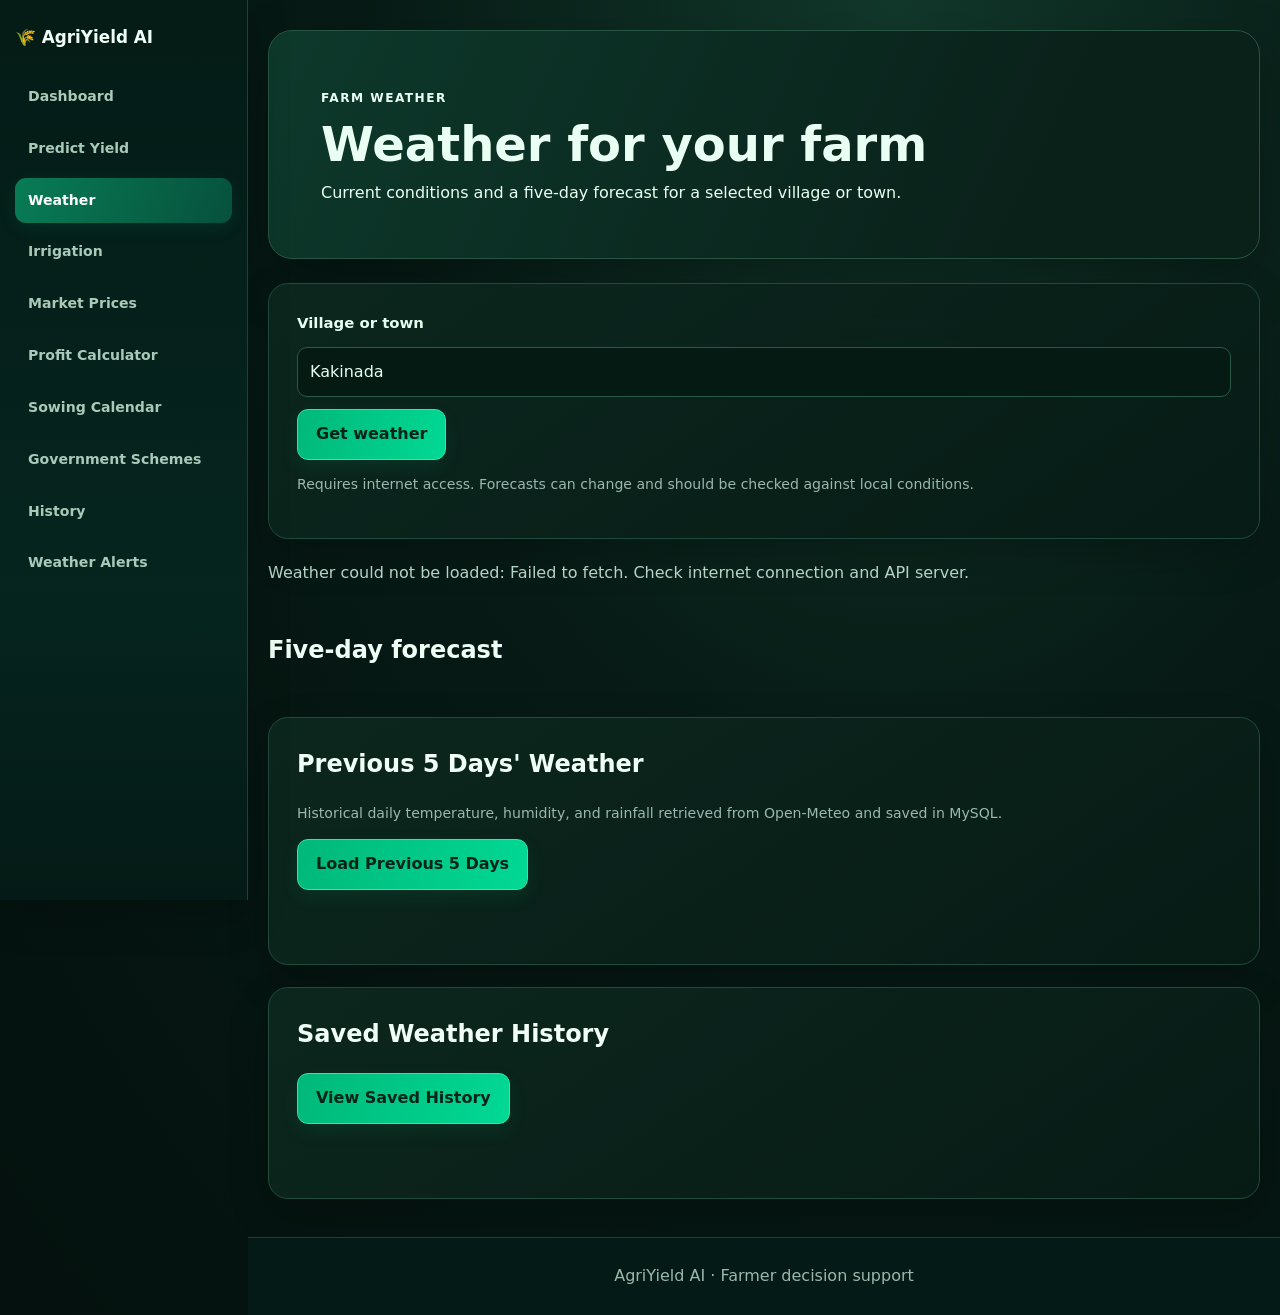
<file: frontend/weather.html>
<!doctype html>
<html lang="en">
<head>
  <meta charset="utf-8"><meta name="viewport" content="width=device-width, initial-scale=1">
  <title>Weather | AgriYield AI</title>
  <link rel="stylesheet" href="assets/css/style.css">

  <link rel="stylesheet" href="assets/css/farmer_features.css">
  <link rel="stylesheet" href="assets/css/dark_farm.css">
  <link rel="stylesheet" href="assets/css/forest_glass_features.css">
  <link rel="stylesheet" href="assets/css/language.css">
</head>
<body>
<header class="fy-nav"><a class="fy-brand" href="index.html">🌾 AgriYield AI</a><nav class="main-nav" aria-label="Main navigation"><a href="index.html">Dashboard</a><a href="predict.html">Predict Yield</a><a href="weather.html" class="active" aria-current="page">Weather</a><a href="irrigation.html">Irrigation</a><a href="market.html">Market Prices</a><a href="profit.html">Profit Calculator</a><a href="sowing.html">Sowing Calendar</a><a href="schemes.html">Government Schemes</a><a href="history.html">History</a><a href="weather-alerts.html">Weather Alerts</a></nav></header>
<main class="fy-container">
  <section class="fy-hero"><p class="fy-eyebrow">FARM WEATHER</p><h1>Weather for your farm</h1><p>Current conditions and a five-day forecast for a selected village or town.</p></section>
  <section class="fy-panel"><form id="weather-form" class="fy-inline-form"><label for="city">Village or town</label><input id="city" name="city" value="Kakinada" required maxlength="100"><button type="submit">Get weather</button></form><p class="fy-note">Requires internet access. Forecasts can change and should be checked against local conditions.</p></section>
  <div id="weather-status" class="fy-status" role="status"></div>
<section id="weather-current" class="fy-grid fy-grid-4"></section>
  <section>
  <h2>Five-day forecast</h2>
  <div id="weather-daily" class="fy-grid fy-grid-5"></div>
</section><section class="fy-panel">
  <h2>Previous 5 Days' Weather</h2>
  <p class="fy-note">
    Historical daily temperature, humidity, and rainfall retrieved from
    Open-Meteo and saved in MySQL.
  </p>
  <button type="button" id="weather-history-btn">
    Load Previous 5 Days
  </button>
  <div id="weather-history-status" class="fy-status" role="status"></div>
  <div id="weather-history-results" class="fy-grid fy-grid-5"></div>
</section>

<section class="fy-panel">
  <h2>Saved Weather History</h2>
  <button type="button" id="saved-weather-btn">View Saved History</button>
  <div id="saved-weather-status" class="fy-status" role="status"></div>
  <div id="saved-weather-results" class="fy-grid fy-grid-5"></div>
</section>
</main>
<footer class="fy-footer">AgriYield AI · Farmer decision support</footer>
<script src="assets/js/farmer_features.js"></script>
<script>
  AgriFeatures.initWeather();
  AgriFeatures.initWeatherHistory();
</script>
  <script src="assets/js/language.js"></script>
</body>
</html>
</file>
<file: frontend/assets/css/style.css>
/* AgriYield AI V2: rich, visual, responsive farm UI */
:root{--forest:#123b2a;--forest2:#1c5c3b;--leaf:#348451;--mint:#dff0df;--cream:#f5f6ef;--ink:#1d3327;--muted:#6d7e71;--line:#dce7dc;--shadow:0 18px 55px #123b2a12;--radius:22px}
*{box-sizing:border-box}html{scroll-behavior:smooth}body{margin:0;background:var(--cream);color:var(--ink);font-family:Inter,"Segoe UI",system-ui,sans-serif;line-height:1.6}a{color:inherit;text-decoration:none}button,input,select,textarea{font:inherit}.site-header{position:sticky;top:0;z-index:30;display:flex;align-items:center;justify-content:space-between;gap:20px;padding:13px clamp(16px,4.5vw,70px);background:#ffffffed;backdrop-filter:blur(15px);border-bottom:1px solid var(--line)}.brand{display:flex;align-items:center;gap:10px;font-size:1.13rem;font-weight:900;color:var(--forest);white-space:nowrap;line-height:1.15}.brand-mark{display:grid;place-items:center;width:43px;height:43px;background:var(--mint);border-radius:14px;font-size:1.4rem}.brand b{color:var(--leaf)}.brand small{display:block;margin-top:4px;color:var(--muted);font-size:.55rem;letter-spacing:.14em}.main-nav{display:flex;justify-content:flex-end;align-items:center;gap:4px;flex-wrap:wrap}.main-nav a{padding:8px 11px;border-radius:10px;color:#506657;font-size:.85rem;font-weight:750}.main-nav a:hover,.main-nav a.active{background:#e6f1e4;color:var(--forest)}.dashboard-shell,.prediction-shell{width:min(1280px,calc(100% - 36px));margin:28px auto 60px}.dashboard-hero,.prediction-hero{position:relative;isolation:isolate;display:flex;align-items:center;justify-content:space-between;gap:24px;min-height:440px;overflow:hidden;padding:clamp(28px,5vw,62px);border-radius:30px;color:#fff;background:linear-gradient(90deg,#103927f5 0%,#174a35e8 44%,#194d3590 100%),url("https://images.unsplash.com/photo-1500382017468-9049fed747ef?auto=format&fit=crop&w=1800&q=85") center 55%/cover;box-shadow:0 25px 65px #123b2a2b}.hero-overlay{position:absolute;z-index:-1;inset:0;background:radial-gradient(circle at 80% 20%,#e1d18c33,transparent 28%),linear-gradient(0deg,#09271955,transparent 55%)}.hero-copy{max-width:700px}.live-pill{display:inline-flex;align-items:center;gap:9px;padding:8px 12px;border:1px solid #ffffff40;border-radius:30px;background:#ffffff12;color:#e1f4dc;font-size:.7rem;font-weight:850;letter-spacing:.1em}.live-pill>span{width:7px;height:7px;border-radius:50%;background:#bceaa5;box-shadow:0 0 0 4px #bceaa525}.dashboard-hero h1,.prediction-hero h1{margin:23px 0 14px;color:white;font-size:clamp(2.7rem,5.5vw,5rem);line-height:.99;letter-spacing:-.055em}.dashboard-hero h1 em,.prediction-hero h1 em{color:#c8eea9;font-style:normal}.hero-copy>p,.prediction-hero-copy>p{max-width:570px;color:#e1eee2;font-size:1.05rem}.hero-actions{display:flex;flex-wrap:wrap;gap:12px;margin-top:25px}.button{display:inline-flex;align-items:center;justify-content:center;gap:12px;border:0;border-radius:12px;padding:13px 18px;font-weight:850;cursor:pointer;transition:transform .2s,box-shadow .2s}.button:hover{transform:translateY(-2px);box-shadow:0 10px 24px #0b291c33}.button-light{background:#fff;color:var(--forest)}.button-glass{background:#ffffff16;border:1px solid #ffffff55;color:white}.hero-footnote{margin-top:23px;color:#e2f1e1;font-size:.83rem}.hero-stat-card{align-self:flex-end;min-width:225px;max-width:260px;padding:22px;border:1px solid #ffffff80;border-radius:22px;background:#fafff0e8;color:var(--forest);box-shadow:0 20px 50px #09271940;backdrop-filter:blur(12px)}.stat-icon{display:grid;place-items:center;width:45px;height:45px;border-radius:14px;background:#e1f0d6;font-size:1.6rem}.hero-stat-card small,.hero-stat-card strong,.hero-stat-card>b{display:block}.hero-stat-card small{margin-top:17px;font-size:.65rem;font-weight:900;letter-spacing:.12em;color:var(--leaf)}.hero-stat-card strong{font-size:1.65rem;line-height:1.3}.hero-stat-card>b{font-size:.83rem}.stat-mini-bars{height:42px;display:flex;align-items:end;gap:5px;margin-top:15px}.stat-mini-bars i{flex:1;border-radius:4px 4px 0 0;background:linear-gradient(#6ca96b,#26734a)}.stat-mini-bars i:nth-child(1){height:35%}.stat-mini-bars i:nth-child(2){height:55%}.stat-mini-bars i:nth-child(3){height:44%}.stat-mini-bars i:nth-child(4){height:75%}.stat-mini-bars i:nth-child(5){height:59%}.stat-mini-bars i:nth-child(6){height:87%}.stat-mini-bars i:nth-child(7){height:66%}.stat-mini-bars i:nth-child(8){height:100%}.stat-mini-bars i:nth-child(9){height:78%}.stat-mini-bars i:nth-child(10){height:89%}.stat-mini-bars i:nth-child(11){height:70%}.stat-mini-bars i:nth-child(12){height:95%}.stat-caption{display:block;margin-top:8px;font-size:.72rem;color:var(--muted)}.dashboard-metrics{display:grid;grid-template-columns:repeat(3,minmax(0,1fr));gap:15px;margin:20px 0 40px}.metric-card{display:flex;align-items:center;gap:13px;padding:19px;border:1px solid var(--line);border-radius:18px;background:#fff;box-shadow:var(--shadow)}.metric-icon{display:grid;place-items:center;flex:0 0 47px;height:47px;border-radius:15px;font-size:1.4rem}.metric-green{background:#e4f2e2;color:#286c42}.metric-blue{background:#e1eff8;color:#337c9c}.metric-amber{background:#f8edd9;color:#a07128}.metric-card>div{flex:1;min-width:0}.metric-card small{font-size:.62rem;font-weight:900;letter-spacing:.1em;color:var(--muted)}.metric-card strong{display:block;color:var(--forest);font-size:1rem}.metric-card p{margin:2px 0 0;color:var(--muted);font-size:.79rem}.metric-card>a{display:grid;place-items:center;width:31px;height:31px;border-radius:10px;background:#f0f5ed;color:var(--forest);font-weight:900}.dashboard-main-grid{display:grid;grid-template-columns:minmax(0,1.45fr) minmax(300px,.8fr);gap:18px}.glass-panel{padding:24px;border:1px solid var(--line);border-radius:22px;background:#fff;box-shadow:var(--shadow)}.panel-heading{display:flex;justify-content:space-between;align-items:flex-start;gap:15px}.panel-kicker{display:block;color:var(--leaf);font-size:.67rem;font-weight:900;letter-spacing:.13em}.panel-heading h2,.section-heading h2{margin:5px 0;color:var(--forest);font-size:1.45rem;letter-spacing:-.035em}.panel-heading p,.section-heading p{margin:0;color:var(--muted);font-size:.85rem}.text-link{color:var(--leaf);font-weight:850;font-size:.82rem;white-space:nowrap}.chart-legend{display:flex;align-items:center;justify-content:space-between;gap:10px;margin-top:25px;font-size:.78rem;color:var(--muted)}.chart-legend span{display:flex;align-items:center;gap:8px}.chart-legend i{display:inline-block;width:9px;height:9px;border-radius:50%;background:#348451}.chart-legend small{font-size:.72rem}.yield-chart{position:relative;min-height:210px;margin-top:12px;padding:14px 8px 0;background:repeating-linear-gradient(to bottom,transparent 0,transparent 48px,#e9efe7 49px,#e9efe7 50px)}.yield-chart svg{width:100%;height:210px;overflow:visible}.chart-placeholder{display:grid;place-items:center;min-height:190px;color:var(--muted);font-size:.88rem}.chart-foot{display:flex;justify-content:space-between;gap:12px;margin-top:12px;padding-top:13px;border-top:1px solid #edf1e9;color:var(--muted);font-size:.73rem}.quick-panel{background:linear-gradient(145deg,#fff,#f4f8ef)}.round-leaf{display:grid;place-items:center;width:38px;height:38px;border-radius:13px;background:#e3f1de;color:var(--leaf);font-size:1.25rem}.quick-link{display:flex;align-items:center;gap:12px;padding:16px 0;border-bottom:1px solid #e8eee6}.quick-link:last-of-type{border-bottom:0}.quick-icon{display:grid;place-items:center;flex:0 0 41px;height:41px;border-radius:13px;font-size:1.35rem}.quick-icon.water{background:#e0eff8;color:#337c9c}.quick-icon.market{background:#f8edd9;color:#a07128}.quick-icon.history{background:#eee7fb;color:#7257a6}.quick-link>span:nth-child(2){flex:1}.quick-link b,.quick-link small{display:block}.quick-link b{color:var(--forest);font-size:.88rem}.quick-link small{color:var(--muted);font-size:.76rem}.quick-link>strong{color:var(--leaf)}.quick-note{display:flex;gap:9px;margin-top:16px;padding:12px;border-radius:12px;background:#eaf3e5;color:#526a55;font-size:.76rem}.section-heading{margin:42px 0 18px}.section-heading h2{font-size:1.8rem}.tool-grid{display:grid;grid-template-columns:repeat(3,minmax(0,1fr));gap:16px}.tool-card{position:relative;overflow:hidden;min-height:245px;padding:23px;border:1px solid var(--line);border-radius:21px;background:#fff;box-shadow:var(--shadow);transition:transform .22s,box-shadow .22s}.tool-card:before{content:"";position:absolute;right:-25px;top:-30px;width:125px;height:125px;border-radius:50%;background:#e9f3e3;opacity:.8}.tool-card:hover{transform:translateY(-5px);box-shadow:0 20px 42px #123b2a17}.tool-card-icon{position:relative;display:grid;place-items:center;width:48px;height:48px;border-radius:15px;background:#e3f1df;color:var(--forest);font-size:1.45rem}.tool-card small,.tool-card h3,.tool-card p,.tool-card>b{position:relative;display:block}.tool-card small{margin-top:20px;color:var(--leaf);font-size:.65rem;font-weight:900;letter-spacing:.12em}.tool-card h3{margin:5px 0;color:var(--forest);font-size:1.16rem}.tool-card p{margin:0 0 16px;color:var(--muted);font-size:.84rem}.tool-card>b{color:var(--leaf);font-size:.81rem}.tool-weather:before{background:#dceff5}.tool-soil:before{background:#f3e7d2}.tool-water:before{background:#dcecf5}.tool-market:before{background:#f8ead4}.tool-history:before{background:#e9e1f7}.dashboard-disclaimer{margin-top:22px;padding:15px 18px;border:1px solid var(--line);border-radius:14px;background:#eef3e8;color:var(--muted);font-size:.78rem}.prediction-hero{min-height:310px;margin-bottom:23px;background:linear-gradient(90deg,#103927f5,#174a35d9 48%,#174a3580),url("https://images.unsplash.com/photo-1499529112087-3cb3b73_a0f1?auto=format&fit=crop&w=1600&q=80") center 50%/cover}.prediction-hero-copy{position:relative;z-index:2;max-width:700px}.prediction-hero h1{font-size:clamp(2.6rem,5vw,4.4rem)}.prediction-hero-copy>p{max-width:610px}.hero-orbit{position:relative;display:grid;place-items:center;flex:0 0 225px;width:225px;height:225px;border-radius:50%;background:#ffffff12;border:1px solid #ffffff45}.orbit-ring{position:absolute;inset:25px;border:1px dashed #ffffff8a;border-radius:50%;animation:orbit 25s linear infinite}.orbit-center{display:grid;place-items:center;width:112px;height:112px;border-radius:50%;background:#f8fff0;color:var(--forest);font-size:3rem;box-shadow:0 12px 35px #0a291c55}.orbit-tag{position:absolute;display:grid;place-items:center;width:52px;height:28px;border-radius:20px;background:#fff;color:var(--forest);font-size:.62rem;font-weight:900;box-shadow:0 5px 15px #0b291c30}.tag-one{top:22px;left:30px}.tag-two{right:5px;top:95px}.tag-three{left:43px;bottom:22px}@keyframes orbit{to{transform:rotate(360deg)}}.prediction-layout{display:grid;grid-template-columns:minmax(0,1.4fr) minmax(280px,.75fr);align-items:start;gap:18px}.prediction-form-card,.side-tip,.side-weather,.side-history{border:1px solid var(--line);border-radius:22px;background:#fff;box-shadow:var(--shadow)}.prediction-form-card{padding:clamp(20px,3vw,32px)}.form-card-heading{display:flex;align-items:center;gap:13px;margin-bottom:23px}.step-number{display:grid;place-items:center;flex:0 0 46px;height:46px;border-radius:15px;background:#e2f1de;color:var(--leaf);font-weight:900}.form-card-heading h2{margin:3px 0;color:var(--forest);font-size:1.45rem}.form-card-heading p{margin:0;color:var(--muted);font-size:.85rem}.prediction-form{display:grid;grid-template-columns:repeat(2,minmax(0,1fr));gap:17px}.field-block{min-width:0}.field-wide,.field-divider,.submit-prediction{grid-column:1/-1}.field-block label{display:block;margin-bottom:7px;color:#314a38;font-size:.88rem;font-weight:850}.field-block label span{margin-left:4px;color:var(--muted);font-size:.8rem;font-weight:650}.field-block input,.field-block select{width:100%;min-height:49px;padding:12px 13px;border:1px solid #d2dfd2;border-radius:12px;background:#fafcf7;color:var(--ink);outline:none;transition:border-color .2s,box-shadow .2s}.field-block input:focus,.field-block select:focus{border-color:var(--leaf);box-shadow:0 0 0 4px #34845119}.field-block small{display:block;margin-top:5px;color:var(--muted);font-size:.74rem}.field-divider{display:flex;justify-content:space-between;gap:10px;align-items:center;margin:2px 0 -2px;padding-top:17px;border-top:1px solid #e8eee6;color:var(--forest);font-size:.9rem;font-weight:900}.field-divider small{color:var(--muted);font-size:.75rem;font-weight:500}.submit-prediction{width:100%;min-height:53px;margin-top:3px;background:linear-gradient(100deg,#236d43,#398a55);color:#fff}.prediction-side{display:grid;gap:15px}.side-tip{padding:23px;background:linear-gradient(145deg,#e5f1df,#fff)}.tip-icon{display:grid;place-items:center;width:43px;height:43px;border-radius:14px;background:#fff;font-size:1.4rem;margin-bottom:16px}.side-tip h3,.side-weather h3,.side-history h3{margin:5px 0 7px;color:var(--forest);font-size:1.2rem;line-height:1.3}.side-tip p,.side-weather p,.side-history p{margin:0;color:var(--muted);font-size:.83rem}.side-weather,.side-history{display:flex;gap:13px;padding:19px}.weather-sun,.history-mark{display:grid;place-items:center;flex:0 0 43px;height:43px;border-radius:14px;background:#f9edcf;font-size:1.35rem}.history-mark{background:#ece5fa;color:#7255a6}.side-weather a,.side-history a{display:inline-block;margin-top:10px;color:var(--leaf);font-size:.82rem;font-weight:850}.d-none{display:none!important}.loading-state{display:flex;align-items:center;justify-content:center;gap:12px;padding:15px;color:var(--muted)}.loading-state p{margin:0}.loading-spinner{width:22px;height:22px;border:3px solid #dcebdc;border-top-color:var(--leaf);border-radius:50%;animation:spin .8s linear infinite}@keyframes spin{to{transform:rotate(360deg)}}.prediction-result{position:relative;display:flex;gap:20px;overflow:hidden;margin-top:22px;padding:27px;border:1px solid #b9d7b9;border-radius:23px;background:linear-gradient(110deg,#e5f3e2,#fff);box-shadow:var(--shadow)}.result-symbol{display:grid;place-items:center;flex:0 0 52px;height:52px;border-radius:16px;background:var(--leaf);color:#fff;font-size:1.6rem}.result-content{position:relative;z-index:1}.prediction-result h2{margin:4px 0;color:var(--forest)}.result-crop{color:var(--muted)}.yield-number{display:flex;align-items:baseline;gap:9px;flex-wrap:wrap}.yield-number strong{font-size:clamp(2.4rem,5vw,3.5rem);line-height:1.15;color:var(--forest);letter-spacing:-.05em}.yield-number span{font-weight:800;color:var(--leaf)}.result-disclaimer{color:var(--muted);font-size:.82rem}.result-history-link{color:var(--leaf);font-weight:850}.result-decoration{position:absolute;right:30px;bottom:-28px;font-size:9rem;opacity:.12}.site-footer{display:flex;justify-content:space-between;gap:12px;flex-wrap:wrap;padding:24px clamp(18px,4.5vw,70px);background:var(--forest);color:#e1eee2;font-size:.82rem}.site-footer span:first-child{font-weight:900}
@media(max-width:1000px){.site-header{align-items:flex-start;flex-direction:column}.main-nav{justify-content:flex-start}.dashboard-hero,.prediction-hero{align-items:flex-start}.hero-stat-card{min-width:190px}.dashboard-main-grid{grid-template-columns:1fr}.tool-grid{grid-template-columns:repeat(2,minmax(0,1fr))}.prediction-layout{grid-template-columns:1fr}.prediction-side{grid-template-columns:repeat(2,minmax(0,1fr))}.side-tip{grid-row:span 2}}
@media(max-width:650px){.site-header{position:static}.main-nav{gap:2px}.main-nav a{padding:7px 8px;font-size:.79rem}.dashboard-shell,.prediction-shell{width:calc(100% - 22px);margin-top:16px}.dashboard-hero,.prediction-hero{flex-direction:column;min-height:auto;padding:26px 22px;background-position:center}.dashboard-hero h1,.prediction-hero h1{font-size:2.75rem}.hero-stat-card{align-self:stretch;max-width:none}.dashboard-metrics{grid-template-columns:1fr}.dashboard-main-grid{grid-template-columns:1fr}.glass-panel{padding:18px}.panel-heading{flex-direction:column}.chart-legend,.chart-foot{align-items:flex-start;flex-direction:column}.tool-grid{grid-template-columns:1fr}.tool-card{min-height:210px}.prediction-hero{gap:20px}.hero-orbit{align-self:center;flex-basis:auto;width:185px;height:185px}.orbit-center{width:90px;height:90px}.prediction-form{grid-template-columns:1fr}.field-wide,.field-divider,.submit-prediction{grid-column:1}.field-divider{align-items:flex-start;flex-direction:column;gap:3px}.prediction-side{grid-template-columns:1fr}.side-tip{grid-row:auto}.prediction-result{padding:20px;gap:13px}.result-symbol{flex-basis:42px;height:42px}.site-footer{flex-direction:column}}
</file>
<file: frontend/assets/css/dark_farm.css>
/* AgriYield AI — Dark Farm design kit. UI-only overrides; API and prediction JS untouched. */
:root{--forest:#071c19;--forest2:#0b3029;--leaf:#00d68f;--mint:#0d3d32;--cream:#071512;--ink:#e7f4ef;--muted:#9bb8ad;--line:#1b4038;--shadow:0 18px 55px #0005;--radius:18px;--fy-green:#00c985;--fy-deep:#f6fcfb;--fy-bg:#071512;--fy-card:#0c211d;--fy-text:#e7f4ef;--fy-muted:#9bb8ad;--fy-border:#21443a}
html{scroll-behavior:smooth}body{background:#071512!important;color:#e7f4ef!important;font-family:Inter,"Segoe UI",system-ui,sans-serif!important;padding-left:248px!important;min-height:100vh}a{color:inherit}.site-header,.fy-nav{position:fixed!important;left:0!important;top:0!important;bottom:0!important;width:248px!important;height:100vh!important;z-index:100!important;display:flex!important;flex-direction:column!important;align-items:stretch!important;justify-content:flex-start!important;gap:24px!important;padding:24px 15px!important;background:linear-gradient(180deg,#061b17f5,#092a23f5),url("https://images.unsplash.com/photo-1500382017468-9049fed747ef?auto=format&fit=crop&w=500&q=75") center/cover!important;border-right:1px solid #1e493d!important;border-bottom:0!important;backdrop-filter:blur(18px)!important;overflow-y:auto!important}.site-header:before,.fy-nav:before{content:"";position:absolute;inset:0;background:linear-gradient(180deg,#041b16f2 0%,#06251ff5 65%,#041a16f8);z-index:-1}.brand,.fy-brand{color:#f3fff9!important;font-size:1.05rem!important;font-weight:900!important;white-space:normal!important}.brand-mark{background:#0d4535!important;color:#00e29a!important}.brand small{color:#7cae9a!important}.main-nav,.fy-nav nav{display:flex!important;flex-direction:column!important;align-items:stretch!important;justify-content:flex-start!important;gap:6px!important;width:100%!important}.main-nav a,.fy-nav nav a{display:flex!important;align-items:center!important;gap:10px!important;padding:12px 13px!important;border-radius:11px!important;color:#b5cec4!important;font-size:.88rem!important;font-weight:700!important;white-space:normal!important}.main-nav a:hover,.main-nav a.active,.fy-nav nav a:hover,.fy-nav nav a.active{background:linear-gradient(100deg,#087c55,#07523d)!important;color:#fff!important;box-shadow:0 5px 18px #00c98518!important}.dashboard-shell,.prediction-shell{width:min(1440px,calc(100% - 42px))!important;margin:24px auto 48px!important}.dashboard-hero,.prediction-hero{border:1px solid #285547!important;border-radius:22px!important;background-image:linear-gradient(90deg,#061c18f5 0%,#082b23d9 48%,#08251b78 100%),url("https://images.unsplash.com/photo-1500382017468-9049fed747ef?auto=format&fit=crop&w=1800&q=85")!important;box-shadow:0 24px 70px #0005!important}.dashboard-hero h1,.prediction-hero h1{color:#f2fff8!important}.dashboard-hero h1 em,.prediction-hero h1 em{color:#00e49a!important}.live-pill{border-color:#3c7764!important;background:#062a22b8!important;color:#baf9df!important}.hero-stat-card{background:#0b2822ed!important;color:#e9fff4!important;border-color:#326552!important}.hero-stat-card small,.panel-kicker{color:#00d994!important}.hero-stat-card strong,.hero-stat-card>b{color:#f2fff8!important}.stat-icon,.round-leaf{background:#123e31!important;color:#00e49a!important}.metric-card,.glass-panel,.tool-card,.prediction-form-panel,.prediction-side article,.prediction-result,.fy-panel,.fy-table-wrap{background:#0b211c!important;border-color:#1e4539!important;color:#e6f5ed!important;box-shadow:0 16px 40px #0003!important}.metric-card strong,.panel-heading h2,.section-heading h2,.quick-link b,.tool-card h3,.prediction-form-panel h2,.prediction-side h3,.fy-panel h2,.fy-panel h3{color:#f0fff7!important}.metric-card small,.metric-card p,.panel-heading p,.section-heading p,.quick-link small,.tool-card p,.stat-caption,.chart-legend,.chart-foot,.fy-note{color:#9bb8ad!important}.metric-green,.metric-blue,.metric-amber,.quick-icon,.tool-card-icon{background:#123c30!important;color:#5bf0b2!important}.quick-panel{background:linear-gradient(145deg,#0b211c,#0d2a22)!important}.quick-link{border-color:#1c4035!important}.quick-note,.dashboard-disclaimer{background:#102e25!important;border-color:#1e4b3c!important;color:#b7d7c9!important}.tool-card:before{background:#123b2e!important;opacity:.85}.tool-card:hover{box-shadow:0 22px 45px #0006!important}.yield-chart{background:repeating-linear-gradient(to bottom,transparent 0,transparent 48px,#19382f 49px,#19382f 50px)!important}.chart-foot{border-color:#1d4035!important}.prediction-hero{min-height:300px!important}.prediction-form-panel label,.field-block label{color:#cfe4d9!important}.prediction-form-panel input,.prediction-form-panel select,.fy-inline-form input,.fy-inline-form select,.fy-form-grid input,.fy-form-grid select,.fy-form-grid textarea{background:#071a16!important;border-color:#285144!important;color:#e8fff5!important}.prediction-form-panel input:focus,.prediction-form-panel select:focus{outline:2px solid #00c985!important}.button-primary,.submit-prediction,button{background:linear-gradient(100deg,#00b879,#00d994)!important;color:#032219!important}.button-primary:hover,button:hover{filter:brightness(1.08)}.button-light{background:#e8fff4!important;color:#063b2a!important}.button-glass{background:#05271f99!important;border-color:#7bbba3!important;color:white!important}.site-footer,.fy-footer{background:#041a16!important;color:#9bb8ad!important;border-top:1px solid #1c4035!important}.fy-container{width:min(1200px,calc(100% - 40px))!important;margin:30px auto!important}.fy-nav+.fy-container{margin-top:30px!important}.fy-hero{background:linear-gradient(100deg,#0c3a2b,#0b211c)!important;border:1px solid #285144!important;color:#effff7!important}.fy-hero h1,.fy-hero h2,.fy-hero p{color:#effff7!important}.fy-eyebrow{color:#00d994!important}.fy-grid>*,.fy-grid-4>*,.fy-grid-5>*{background:#0b211c!important;border-color:#1e4539!important;color:#e7f4ef!important;box-shadow:0 14px 34px #0003!important}.fy-table{color:#e7f4ef!important}.fy-table th{background:#12372c!important;color:#baf8dc!important}.fy-table td{border-color:#1c4035!important}.fy-table tr:nth-child(even){background:#0d2821!important}.fy-alert{background:#342b13!important;border-color:#6c5a22!important;color:#f9e7a4!important}.fy-button-secondary{background:#153b2f!important;color:#d8f7e7!important}.fy-status{color:#b5d4c5!important}.fy-footer{margin-top:38px!important}
@media(max-width:900px){body{padding-left:0!important;padding-top:74px!important}.site-header,.fy-nav{right:0!important;bottom:auto!important;width:100%!important;height:auto!important;min-height:68px!important;flex-direction:row!important;align-items:center!important;padding:10px 14px!important;gap:12px!important}.main-nav,.fy-nav nav{flex-direction:row!important;overflow-x:auto!important;white-space:nowrap!important;gap:4px!important}.main-nav a,.fy-nav nav a{flex:0 0 auto!important;padding:9px 11px!important}.brand,.fy-brand{flex:0 0 auto!important}.dashboard-shell,.prediction-shell{width:calc(100% - 24px)!important;margin:14px auto 30px!important}.dashboard-main-grid{grid-template-columns:1fr!important}.tool-grid{grid-template-columns:repeat(2,minmax(0,1fr))!important}}
@media(max-width:560px){body{padding-top:108px!important}.site-header,.fy-nav{align-items:flex-start!important;flex-direction:column!important}.main-nav,.fy-nav nav{width:100%!important}.dashboard-metrics{grid-template-columns:1fr!important}.tool-grid{grid-template-columns:1fr!important}.dashboard-hero,.prediction-hero{padding:25px!important;min-height:360px!important}.hero-stat-card{display:none!important}.fy-container{width:calc(100% - 20px)!important}.fy-grid-4,.fy-grid-5{grid-template-columns:1fr 1fr!important}}

/* Dashboard live location weather widget */
.dashboard-weather{margin:24px 0;padding:24px;background:linear-gradient(135deg,rgba(11,43,35,.96),rgba(7,25,25,.98));border:1px solid rgba(70,150,116,.25);border-radius:22px;color:#eefbf5;box-shadow:0 16px 36px rgba(0,0,0,.15)}
.weather-panel-heading{display:flex;align-items:center;justify-content:space-between;gap:16px;margin-bottom:18px}.weather-panel-heading h2{margin:5px 0 4px;font-size:clamp(1.25rem,2vw,1.7rem)}.weather-panel-heading p{margin:0;color:#a8c9bc;font-size:.9rem}.weather-retry-button{border:1px solid rgba(91,219,165,.45);background:rgba(21,117,81,.25);color:#c8ffe5;border-radius:12px;padding:11px 15px;font:inherit;font-weight:700;cursor:pointer}.weather-retry-button:hover{background:rgba(21,160,104,.35)}.dashboard-weather-content{display:grid;grid-template-columns:minmax(180px,.9fr) minmax(240px,1.1fr);gap:14px}.weather-current-card,.weather-stat,.weather-day{background:rgba(255,255,255,.045);border:1px solid rgba(174,226,202,.12);border-radius:16px}.weather-current-card{display:flex;align-items:center;gap:18px;padding:20px}.weather-big-icon{font-size:3.2rem;filter:drop-shadow(0 6px 12px rgba(0,0,0,.2))}.weather-current-card small,.weather-stat small{display:block;color:#92bca9;font-size:.7rem;letter-spacing:.08em;font-weight:800}.weather-temperature{display:block;font-size:2.5rem;line-height:1.2;color:#eafff4}.weather-current-card p{margin:4px 0;color:#d5f3e5}.weather-current-card span{font-size:.8rem;color:#a8c9bc}.weather-stat-grid{display:grid;grid-template-columns:repeat(3,minmax(0,1fr));gap:10px}.weather-stat{padding:16px 12px;display:flex;flex-direction:column;justify-content:center;gap:8px}.weather-stat>span{font-size:1.2rem}.weather-stat strong{font-size:1.15rem;color:#edfff5}.weather-forecast{grid-column:1/-1;display:grid;grid-template-columns:repeat(5,minmax(0,1fr));gap:10px;margin-top:2px}.weather-forecast-title{grid-column:1/-1;color:#a8c9bc;font-weight:800;font-size:.78rem;letter-spacing:.08em;text-transform:uppercase}.weather-day{display:flex;flex-direction:column;align-items:center;gap:7px;padding:14px 8px;text-align:center}.weather-day>span:first-child{color:#c0ded0;font-size:.8rem}.weather-day-icon{font-size:1.45rem}.weather-day strong{font-size:1.1rem}.weather-day small{font-size:.68rem;color:#a8c9bc}.weather-privacy-note{margin:14px 0 0;color:#85a99a;font-size:.75rem;line-height:1.5}.weather-loading{min-height:120px;display:flex;align-items:center;justify-content:center;gap:12px;color:#b8d7c9;background:rgba(255,255,255,.035);border-radius:16px}.weather-loader{width:22px;height:22px;border:2px solid rgba(88,224,161,.25);border-top-color:#4ce6a1;border-radius:50%;animation:weather-spin .8s linear infinite}@keyframes weather-spin{to{transform:rotate(360deg)}}.weather-fallback{grid-column:1/-1;display:flex;align-items:center;gap:14px;padding:20px;border:1px solid rgba(255,194,110,.2);background:rgba(255,194,110,.05);border-radius:16px}.weather-fallback-icon{font-size:2rem}.weather-fallback p{margin:6px 0 10px;color:#b6d1c4}.weather-manual-link{color:#61e6ad;font-weight:800;text-decoration:none}.weather-manual-link:hover{text-decoration:underline}
@media(max-width:760px){.dashboard-weather{padding:17px}.weather-panel-heading{align-items:flex-start;flex-direction:column}.dashboard-weather-content{grid-template-columns:1fr}.weather-forecast{grid-template-columns:repeat(5,minmax(0,1fr));gap:5px}.weather-day{padding:11px 3px}.weather-day small{font-size:.6rem}.weather-stat{padding:12px 8px}}

/* Fix text visibility on dark weather cards */
.fy-panel,
.fy-grid,
.fy-grid-4,
.fy-grid-5 {
    color: #E8FFF5;
}

.fy-grid h1,
.fy-grid h2,
.fy-grid h3,
.fy-grid strong,
.fy-grid b,
.fy-grid p,
.fy-grid span,
.fy-grid div {
    color: #E8FFF5;
}

/* Make weather values stand out */
#weather-current,
#weather-daily {
    color: #F0FFF8;
}

#weather-current strong,
#weather-daily strong {
    color: #FFFFFF;
    font-weight: 700;
}

/* Keep secondary descriptions readable */
.fy-note,
.fy-status {
    color: #B8D8CC;
}


/* ===== Dark Farm: Prediction Form Visibility Fix ===== */

/* Form panels and cards */
#predictionForm,
.prediction-form,
.prediction-card,
.form-card,
.fy-panel {
    background: #0B211B !important;
    color: #F0FFF7 !important;
    border: 1px solid #214C3D !important;
}

/* Headings and labels */
#predictionForm h1,
#predictionForm h2,
#predictionForm h3,
#predictionForm label,
.prediction-form label,
.prediction-card label,
.form-card label,
.fy-panel label {
    color: #E7FFF2 !important;
}

/* Inputs, dropdowns and text areas */
#predictionForm input,
#predictionForm select,
#predictionForm textarea,
.prediction-form input,
.prediction-form select,
.prediction-form textarea,
.fy-panel input,
.fy-panel select,
.fy-panel textarea {
    background-color: #102D24 !important;
    color: #FFFFFF !important;
    border: 1px solid #376B55 !important;
}

/* Dropdown options */
#predictionForm select option,
.fy-panel select option {
    background: #102D24;
    color: #FFFFFF;
}

/* Placeholder text */
#predictionForm input::placeholder,
#predictionForm textarea::placeholder,
.fy-panel input::placeholder,
.fy-panel textarea::placeholder {
    color: #A9C7B9 !important;
    opacity: 1;
}

/* Helper text */
#predictionForm small,
#predictionForm .form-text,
.fy-panel small,
.fy-panel .form-text {
    color: #B8D8CC !important;
}

/* Numbered section and field labels */
label {
    color: #DDF7E9;
}

/* Keep entered values readable */
input,
select,
textarea {
    caret-color: #00E5A0;
}


/* ===== Dark Farm: Remove White Prediction Form ===== */

/* Main prediction page content and outer form card */
body:has(#predictionForm) main,
body:has(#predictionForm) .container,
body:has(#predictionForm) .prediction-wrapper,
body:has(#predictionForm) .prediction-card,
body:has(#predictionForm) .form-card {
    background: #071A15 !important;
    color: #E9FFF4 !important;
}

/* Main white panel visible around the form */
body:has(#predictionForm) #predictionForm {
    background: #0B211B !important;
    color: #E9FFF4 !important;
    border: 1px solid #214C3D !important;
    border-radius: 18px !important;
    padding: 24px !important;
    box-shadow: 0 12px 35px rgba(0, 0, 0, 0.25);
}

/* Inner sections and dividers */
body:has(#predictionForm) #predictionForm section,
body:has(#predictionForm) #predictionForm .form-section,
body:has(#predictionForm) #predictionForm .card-body {
    background: transparent !important;
    color: #E9FFF4 !important;
}

body:has(#predictionForm) #predictionForm hr {
    border-color: #285343 !important;
}

/* Section headings and labels */
body:has(#predictionForm) #predictionForm h1,
body:has(#predictionForm) #predictionForm h2,
body:has(#predictionForm) #predictionForm h3,
body:has(#predictionForm) #predictionForm label {
    color: #E9FFF4 !important;
}

/* Form controls */
body:has(#predictionForm) #predictionForm input,
body:has(#predictionForm) #predictionForm select,
body:has(#predictionForm) #predictionForm textarea {
    background: #102D24 !important;
    color: #FFFFFF !important;
    border: 1px solid #376B55 !important;
}

body:has(#predictionForm) #predictionForm input::placeholder,
body:has(#predictionForm) #predictionForm textarea::placeholder {
    color: #A9C7B9 !important;
    opacity: 1;
}

/* Help text */
body:has(#predictionForm) #predictionForm small,
body:has(#predictionForm) #predictionForm .form-text {
    color: #B8D8CC !important;
}



/* Fix dark text in the prediction result card */
#resultCard,
#resultCard h1,
#resultCard h2,
#resultCard h3,
#resultCard p,
#resultCard span,
#resultCard strong,
#resultCard small,
#resultCard div {
    color: #F2FFF8 !important;
}

/* Make the predicted yield value bright and visible */
#resYield {
    color: #FFFFFF !important;
    font-weight: 800 !important;
}

/* Keep the unit and crop name readable */
#resCrop {
    color: #B9F6D5 !important;
    font-weight: 700 !important;
}

/* Preserve bright green links and action text */
#resultCard a {
    color: #00E5A0 !important;
}

/* Keep the result card itself in the Dark Farm theme */
#resultCard {
    background: #0B211B !important;
    border: 1px solid #24513F !important;
}


/* Prediction result: force readable Dark Farm colors */
#resultCard.card.bg-success-subtle {
    background-color: #0B211B !important;
    color: #F2FFF8 !important;
    border-color: #24513F !important;
}

#resultCard.card.bg-success-subtle h4,
#resultCard.card.bg-success-subtle p,
#resultCard.card.bg-success-subtle strong,
#resultCard.card.bg-success-subtle span {
    color: #F2FFF8 !important;
}

#resultCard.card.bg-success-subtle h4.text-success {
    color: #FFFFFF !important;
}

#resultCard #resCrop,
#resultCard #resYield,
#resultCard #resUnit {
    color: #FFFFFF !important;
    font-weight: 700 !important;
}

.weather-autofill {
    margin: 12px 0 20px;
}

.weather-autofill button {
    border-radius: 8px;
    padding: 10px 16px;
    font-weight: 600;
}

.weather-autofill p {
    margin: 8px 0 0;
    font-size: 13px;
    color: #a9c9b5;
}


/* Government Schemes dashboard card */
.tool-schemes {
  border: 1px solid rgba(52, 211, 153, 0.35);
  background: linear-gradient(
    135deg,
    rgba(16, 90, 59, 0.92),
    rgba(8, 40, 31, 0.96)
  );
}

.tool-schemes .tool-card-icon {
  background: rgba(52, 211, 153, 0.16);
  border: 1px solid rgba(52, 211, 153, 0.35);
}

.tool-schemes h3 {
  color: #e1ffed;
}

.tool-schemes p {
  color: #c5e5d4;
}

.tool-schemes b {
  color: #6ee7b7;
}
</file>
<file: frontend/assets/css/modern_green_dashboard.css>
/* AgriYield AI — Forest Glass dashboard theme.
   Dashboard-only styling. Existing feature-page styles and JavaScript remain unchanged. */
@import url('https://fonts.googleapis.com/css2?family=Inter:wght@400;500;600;700;800&display=swap');
body.dashboard-page {
  --fg-bg: #031a16; --fg-panel: rgba(3, 35, 27, .88); --fg-panel-soft: rgba(7, 52, 39, .82);
  --fg-line: rgba(83, 196, 126, .34); --fg-green: #16c66a; --fg-lime: #a8f36b;
  --fg-text: #f0fff6; --fg-muted: #a9c6b6; --fg-blue: #36c8e8; --fg-shadow: 0 18px 44px rgba(0,0,0,.28);
  margin: 0 !important; padding-left: 258px !important; min-height: 100vh;
  color: var(--fg-text) !important; font-family: Inter, "Segoe UI", system-ui, sans-serif !important;
  background: radial-gradient(ellipse at 70% 0%, #164d3a 0, #06291f 34%, #021510 78%) fixed !important;
}
body.dashboard-page::before {
  content: ""; position: fixed; inset: 0; z-index: -2; pointer-events: none;
  background: linear-gradient(120deg, rgba(0,17,13,.78), rgba(0,28,20,.42)),
    url('https://images.unsplash.com/photo-1500382017468-9049fed747ef?auto=format&fit=crop&w=2200&q=85') center/cover no-repeat;
  opacity: .28;
}
body.dashboard-page .site-header {
  position: fixed !important; inset: 0 auto 0 0 !important; width: 258px !important; height: 100vh !important;
  overflow-y: auto; padding: 22px 16px !important; box-sizing: border-box; z-index: 1000;
  display: flex !important; flex-direction: column !important; gap: 22px;
  background: linear-gradient(180deg, rgba(1,35,27,.97), rgba(1,22,18,.98)) !important;
  border-right: 1px solid rgba(79,193,119,.35) !important; box-shadow: 14px 0 42px rgba(0,0,0,.22) !important;
  backdrop-filter: blur(20px);
}
body.dashboard-page .site-header::before, body.dashboard-page .site-header::after { display:none !important; }
body.dashboard-page .brand { display:flex !important; align-items:center; gap:11px; color:#f1fff4 !important; text-decoration:none; font-size:20px; font-weight:800; letter-spacing:-.04em; }
body.dashboard-page .brand-mark { display:grid; place-items:center; width:43px; height:43px; border-radius:15px; color:#c6ff77; background:linear-gradient(145deg,#0cae5a,#075b3d) !important; box-shadow:0 0 24px rgba(22,198,106,.25); font-size:24px; }
body.dashboard-page .brand small { display:block; margin-top:4px; color:#91bba4; font-size:9px; font-weight:700; letter-spacing:.13em; }
body.dashboard-page .main-nav { display:flex !important; flex-direction:column !important; align-items:stretch !important; gap:5px; width:100%; }
body.dashboard-page .main-nav > a { display:flex !important; align-items:center; gap:12px; padding:12px 12px !important; border:1px solid transparent; border-radius:12px; color:#c6dfd1 !important; text-decoration:none; font-size:12px; font-weight:600; transition:background .18s ease,border-color .18s ease,color .18s ease; }
body.dashboard-page .main-nav > a:hover { color:#fff !important; background:rgba(26,177,91,.12); border-color:rgba(76,200,120,.2); }
body.dashboard-page .main-nav > a.active { color:#fff !important; background:linear-gradient(100deg,rgba(12,172,87,.85),rgba(5,105,66,.65)) !important; border-color:rgba(119,255,157,.42); box-shadow:inset 0 0 18px rgba(25,223,106,.08),0 7px 20px rgba(0,0,0,.13); }
body.dashboard-page .account-menu { display:flex; flex-wrap:wrap; align-items:center; gap:8px; margin-top:10px; padding:14px 10px 0; border-top:1px solid rgba(100,190,135,.22); color:#a9c6b6; font-size:11px; }
body.dashboard-page #logout-button { border:1px solid rgba(100,190,135,.3); border-radius:8px; padding:6px 10px; color:#d7f3e0; background:rgba(255,255,255,.04); cursor:pointer; }
body.dashboard-page .dashboard-shell { width:auto !important; max-width:1800px; margin:0 auto !important; padding:18px 22px 26px !important; }
body.dashboard-page .dashboard-topbar { display:flex; align-items:center; justify-content:space-between; gap:18px; margin:0 0 16px; }
body.dashboard-page .dashboard-search { display:flex; align-items:center; gap:10px; width:min(600px,65%); padding:11px 16px; border:1px solid rgba(126,202,158,.3); border-radius:999px; color:#c3e2d0; background:rgba(0,29,22,.62); backdrop-filter:blur(18px); }
body.dashboard-page .dashboard-search input { width:100%; border:0; outline:0; color:#effff5; background:transparent; font:inherit; font-size:12px; }
body.dashboard-page .dashboard-search input::placeholder { color:#93b4a2; }
body.dashboard-page .dashboard-topbar-right { display:flex; align-items:center; gap:14px; color:#d4eadc; }
body.dashboard-page .topbar-leaf { color:#a7f16b; font-size:21px; }
body.dashboard-page .dashboard-date { padding:10px 14px; border:1px solid rgba(112,198,146,.3); border-radius:12px; background:rgba(2,34,25,.72); color:#d7f3e0; font-size:11px; }
body.dashboard-page .dashboard-hero { position:relative; display:flex; align-items:center; justify-content:space-between; gap:24px; min-height:220px; margin-bottom:15px; padding:28px 30px; overflow:hidden; border:1px solid rgba(95,204,131,.4); border-radius:22px; background:linear-gradient(90deg,rgba(0,31,22,.94),rgba(0,46,29,.68) 53%,rgba(0,30,21,.22)),url('https://images.unsplash.com/photo-1500382017468-9049fed747ef?auto=format&fit=crop&w=1800&q=85') center 53%/cover; box-shadow:var(--fg-shadow); }
body.dashboard-page .hero-overlay { position:absolute; inset:0; background:linear-gradient(0deg,rgba(0,20,14,.38),transparent 60%); pointer-events:none; }
body.dashboard-page .hero-copy, body.dashboard-page .hero-stat-card { position:relative; z-index:1; }
body.dashboard-page .hero-copy { max-width:690px; }
body.dashboard-page .live-pill { display:inline-flex; align-items:center; gap:8px; margin-bottom:12px; padding:7px 11px; border:1px solid rgba(120,225,147,.25); border-radius:999px; color:#b7f4c5; background:rgba(0,45,27,.68); font-size:9px; font-weight:800; letter-spacing:.12em; }
body.dashboard-page .live-pill span { width:7px; height:7px; border-radius:50%; background:#6df59b; box-shadow:0 0 10px #4aff91; }
body.dashboard-page .hero-copy h1 { margin:0; color:#f6fff8; font-size:clamp(30px,3vw,48px); line-height:1.06; letter-spacing:-.055em; }
body.dashboard-page .hero-copy h1 em { color:#a8f36b; font-style:normal; }
body.dashboard-page .hero-copy p { max-width:550px; margin:12px 0 17px; color:#d3e9da; font-size:13px; line-height:1.7; }
body.dashboard-page .hero-actions { display:flex; flex-wrap:wrap; gap:10px; }
body.dashboard-page .button { display:inline-flex; align-items:center; gap:12px; padding:11px 15px; border-radius:11px; text-decoration:none; font-size:11px; font-weight:800; }
body.dashboard-page .button-light { color:#052317 !important; background:linear-gradient(110deg,#b7ff76,#43e28b); box-shadow:0 7px 20px rgba(54,229,123,.18); }
body.dashboard-page .button-glass { color:#f2fff6 !important; border:1px solid rgba(194,241,205,.34); background:rgba(1,36,25,.56); }
body.dashboard-page .hero-footnote { margin-top:13px; color:#c3e8cd; font-size:10px; }
body.dashboard-page .hero-stat-card { min-width:190px; max-width:220px; padding:17px; border:1px solid rgba(150,226,168,.32); border-radius:17px; color:#effff4; background:rgba(1,38,27,.76); backdrop-filter:blur(14px); box-shadow:0 12px 30px rgba(0,0,0,.18); }
body.dashboard-page .stat-icon { display:block; margin-bottom:7px; font-size:24px; }
body.dashboard-page .hero-stat-card small { display:block; color:#9bc9aa; font-size:8px; font-weight:800; letter-spacing:.13em; }
body.dashboard-page .hero-stat-card strong { display:block; margin-top:7px; color:#b7f66d; font-size:24px; }
body.dashboard-page .hero-stat-card b { display:block; margin-top:3px; font-size:11px; }
body.dashboard-page .stat-mini-bars { display:flex; align-items:end; gap:4px; height:28px; margin:13px 0 7px; }
body.dashboard-page .stat-mini-bars i { display:block; width:8px; border-radius:3px 3px 0 0; background:linear-gradient(#a9fa72,#0dbd68); }
body.dashboard-page .stat-mini-bars i:nth-child(1){height:30%} body.dashboard-page .stat-mini-bars i:nth-child(2){height:45%} body.dashboard-page .stat-mini-bars i:nth-child(3){height:37%} body.dashboard-page .stat-mini-bars i:nth-child(4){height:62%} body.dashboard-page .stat-mini-bars i:nth-child(5){height:50%} body.dashboard-page .stat-mini-bars i:nth-child(6){height:72%} body.dashboard-page .stat-mini-bars i:nth-child(7){height:61%} body.dashboard-page .stat-mini-bars i:nth-child(8){height:83%} body.dashboard-page .stat-mini-bars i:nth-child(9){height:72%} body.dashboard-page .stat-mini-bars i:nth-child(10){height:92%} body.dashboard-page .stat-mini-bars i:nth-child(11){height:82%} body.dashboard-page .stat-mini-bars i:nth-child(12){height:100%}
body.dashboard-page .stat-caption { color:#9cc5aa; font-size:9px; }
body.dashboard-page .dashboard-metrics { display:grid !important; grid-template-columns:repeat(4,minmax(0,1fr)); gap:10px; margin:0 0 15px !important; }
body.dashboard-page .metric-card { display:flex !important; align-items:center; gap:12px; min-width:0; padding:15px 13px !important; border:1px solid rgba(96,199,132,.28) !important; border-radius:15px !important; color:#effff4 !important; background:linear-gradient(135deg,rgba(3,48,34,.9),rgba(2,28,23,.85)) !important; box-shadow:0 10px 25px rgba(0,0,0,.14); text-decoration:none; transition:transform .18s ease,border-color .18s ease,box-shadow .18s ease; }
body.dashboard-page .metric-card:hover { transform:translateY(-3px); border-color:rgba(151,255,170,.55) !important; box-shadow:0 15px 28px rgba(0,0,0,.22); }
body.dashboard-page .metric-icon { flex:0 0 42px; display:grid; place-items:center; width:42px; height:42px; border:1px solid rgba(156,244,170,.3); border-radius:12px; color:#b7ff79 !important; background:linear-gradient(145deg,rgba(11,172,86,.32),rgba(2,70,46,.58)) !important; font-size:21px; }
body.dashboard-page .metric-blue, body.dashboard-page .metric-cyan { color:#65d9ff !important; background:linear-gradient(145deg,rgba(15,123,174,.3),rgba(3,54,78,.55)) !important; }
body.dashboard-page .metric-amber { color:#ffcf68 !important; background:linear-gradient(145deg,rgba(169,113,18,.3),rgba(69,46,8,.55)) !important; }
body.dashboard-page .metric-purple { color:#d4a5ff !important; background:linear-gradient(145deg,rgba(127,61,186,.3),rgba(54,24,78,.55)) !important; }
body.dashboard-page .metric-pink { color:#ff9cce !important; background:linear-gradient(145deg,rgba(184,48,113,.3),rgba(76,18,47,.55)) !important; }
body.dashboard-page .metric-card small { display:block; color:#80b79a; font-size:8px; font-weight:800; letter-spacing:.08em; }
body.dashboard-page .metric-card strong { display:block; margin-top:4px; color:#f1fff6; font-size:12px; }
body.dashboard-page .metric-card p { margin:4px 0 0; color:#a8c8b5; font-size:10px; line-height:1.45; }
body.dashboard-page .metric-arrow { margin-left:auto; color:#9efc79; font-size:17px; }
body.dashboard-page .glass-panel { min-width:0; padding:19px !important; border:1px solid var(--fg-line) !important; border-radius:18px !important; color:var(--fg-text) !important; background:linear-gradient(145deg,rgba(3,42,31,.91),rgba(2,24,21,.91)) !important; box-shadow:var(--fg-shadow) !important; backdrop-filter:blur(18px); }
body.dashboard-page .dashboard-weather { margin:0 0 15px; }
body.dashboard-page .weather-panel-heading, body.dashboard-page .panel-heading { display:flex; align-items:flex-start; justify-content:space-between; gap:14px; }
body.dashboard-page .panel-kicker { color:#75c994 !important; font-size:8px !important; font-weight:800; letter-spacing:.13em; }
body.dashboard-page .glass-panel h2 { margin:5px 0 5px; color:#f2fff6 !important; font-size:18px !important; letter-spacing:-.035em; }
body.dashboard-page .glass-panel h3 { color:#e8fff0 !important; }
body.dashboard-page .glass-panel p { color:#a9c8b6; }
body.dashboard-page .weather-panel-heading p { margin:5px 0 0; font-size:11px; }
body.dashboard-page .weather-retry-button { border:1px solid rgba(107,220,144,.36); border-radius:10px; padding:9px 11px; color:#caffd4; background:rgba(11,99,58,.3); cursor:pointer; font-size:10px; }
body.dashboard-page .dashboard-weather-content { margin-top:15px; }
body.dashboard-page .weather-loading { color:#b6d7c3; }
body.dashboard-page .weather-loader { border-color:rgba(100,230,143,.2); border-top-color:#7ff29d; }
body.dashboard-page .weather-alerts-panel { margin-bottom:15px; }
body.dashboard-page .text-link { color:#85f0a5 !important; text-decoration:none; font-size:10px; font-weight:800; white-space:nowrap; }
body.dashboard-page .weather-behaviour-grid { display:grid; grid-template-columns:repeat(4,minmax(0,1fr)); gap:10px; margin:15px 0; }
body.dashboard-page .weather-behaviour-card { min-width:0; padding:13px; border:1px solid rgba(86,190,126,.25); border-radius:13px; background:rgba(0,24,20,.55); }
body.dashboard-page .weather-behaviour-icon { font-size:20px; }
body.dashboard-page .weather-behaviour-card h3 { margin:8px 0 5px; font-size:11px; }
body.dashboard-page .weather-behaviour-card p { margin:0 0 6px; color:#f0fff4; font-size:17px; font-weight:800; }
body.dashboard-page .weather-risk-label { color:#9de9b1; font-size:9px; }
body.dashboard-page .weather-reminder-card p { font-size:11px; font-weight:500; line-height:1.55; }
body.dashboard-page .weather-reminder-card a { color:#9cf4b1; font-size:10px; text-decoration:none; }
body.dashboard-page .weather-outlook-title { margin:15px 0 8px; font-size:12px; }
body.dashboard-page .weather-outlook-grid { display:grid; grid-template-columns:repeat(5,minmax(0,1fr)); gap:8px; }
body.dashboard-page .weather-outlook-grid > * { padding:10px; border:1px solid rgba(89,183,124,.22); border-radius:11px; background:rgba(5,49,35,.55); color:#cce8d5; font-size:10px; }
body.dashboard-page .weather-alerts-disclaimer { margin:13px 0 0; font-size:9px; line-height:1.6; }
body.dashboard-page .dashboard-main-grid { display:grid; grid-template-columns:minmax(0,1.55fr) minmax(270px,.85fr); gap:15px; margin:0 0 15px; }
body.dashboard-page .chart-legend { display:flex; align-items:center; justify-content:space-between; gap:10px; margin:13px 0; color:#a9c8b6; font-size:10px; }
body.dashboard-page .chart-legend span { display:flex; align-items:center; gap:8px; }
body.dashboard-page .chart-legend i { display:inline-block; width:8px; height:8px; border-radius:50%; background:#64f49a; box-shadow:0 0 10px rgba(100,244,154,.5); }
body.dashboard-page #chart-status { color:#8ec5a2; font-size:9px; }
body.dashboard-page .yield-chart { min-height:180px; color:#b8d8c5; }
body.dashboard-page .yield-chart svg { max-width:100%; overflow:visible; }
body.dashboard-page .yield-chart svg text { fill:#9fc6ad !important; }
body.dashboard-page .chart-placeholder { display:grid; place-items:center; min-height:155px; border:1px dashed rgba(103,197,136,.28); border-radius:12px; color:#8ebda0; font-size:11px; }
body.dashboard-page .chart-foot { display:flex; justify-content:space-between; gap:12px; padding-top:11px; border-top:1px solid rgba(105,190,133,.18); color:#83af94; font-size:9px; }
body.dashboard-page .quick-panel { display:flex; flex-direction:column; }
body.dashboard-page .round-leaf { color:#a8f36b; font-size:20px; }
body.dashboard-page .quick-link { display:flex; align-items:center; gap:10px; margin-top:10px; padding:11px; border:1px solid rgba(91,190,127,.2); border-radius:12px; color:#eaffef !important; background:rgba(0,26,20,.46); text-decoration:none; }
body.dashboard-page .quick-link:hover { border-color:rgba(142,246,163,.5); background:rgba(13,91,53,.35); }
body.dashboard-page .quick-icon { display:grid; place-items:center; flex:0 0 33px; height:33px; border-radius:10px; color:#aaff78; background:rgba(23,163,84,.2); }
body.dashboard-page .quick-link b { display:block; font-size:10px; }
body.dashboard-page .quick-link small { display:block; margin-top:4px; color:#93bba2; font-size:9px; }
body.dashboard-page .quick-link strong { margin-left:auto; color:#a8f36b; }
body.dashboard-page .quick-note { display:flex; gap:8px; margin-top:auto; padding-top:14px; color:#95bba2; font-size:9px; line-height:1.6; }
body.dashboard-page .dashboard-disclaimer { margin-top:15px; padding:13px 15px; border:1px solid rgba(94,183,125,.18); border-radius:12px; color:#87ad95; background:rgba(1,24,18,.6); font-size:9px; line-height:1.65; }
body.dashboard-page .site-footer { display:flex; justify-content:space-between; gap:15px; margin:0 auto; padding:0 24px 20px 24px; color:#769d85 !important; font-size:10px; }
/* Floating assistant, ready for the chatbot API to be connected later. */
body.dashboard-page .agri-chat-launcher { position:fixed; right:25px; bottom:22px; z-index:1100; display:flex; align-items:center; gap:9px; padding:8px 16px 8px 8px; border:1px solid rgba(155,255,172,.55); border-radius:999px; color:#f4fff5; background:linear-gradient(120deg,#0bb65e,#075638); box-shadow:0 12px 34px rgba(0,0,0,.38),0 0 25px rgba(23,222,103,.17); cursor:pointer; font:inherit; font-size:11px; font-weight:800; }
body.dashboard-page .agri-chat-launcher:hover { transform:translateY(-3px); }
body.dashboard-page .chat-launcher-orbit { position:absolute; inset:-5px; border:1px solid rgba(120,255,159,.25); border-radius:inherit; pointer-events:none; }
body.dashboard-page .chat-launcher-emoji { display:grid; place-items:center; width:39px; height:39px; border-radius:50%; background:rgba(255,255,255,.15); font-size:21px; }
body.dashboard-page .agri-chat-panel { position:fixed; z-index:1101; right:25px; bottom:91px; width:min(360px,calc(100vw - 32px)); overflow:hidden; border:1px solid rgba(100,210,138,.4); border-radius:20px; color:#effff4; background:linear-gradient(145deg,rgba(4,46,34,.98),rgba(1,23,20,.98)); box-shadow:0 25px 70px rgba(0,0,0,.45); }
body.dashboard-page .agri-chat-panel[hidden] { display:none; }
body.dashboard-page .agri-chat-header { display:flex; align-items:center; gap:11px; padding:15px; background:linear-gradient(110deg,rgba(10,139,68,.6),rgba(3,61,43,.8)); border-bottom:1px solid rgba(114,216,145,.22); }
body.dashboard-page .agri-chat-avatar, body.dashboard-page .agri-chat-welcome-mark { display:grid; place-items:center; width:40px; height:40px; border:1px solid rgba(142,255,163,.25); border-radius:12px; background:rgba(16,155,74,.25); font-size:21px; }
body.dashboard-page .agri-chat-header strong, body.dashboard-page .agri-chat-header span { display:block; }
body.dashboard-page .agri-chat-header strong { font-size:12px; }
body.dashboard-page .agri-chat-header span { margin-top:4px; color:#9fd5b0; font-size:9px; }
body.dashboard-page .agri-chat-header span i { display:inline-block; width:6px; height:6px; margin-right:5px; border-radius:50%; background:#7af69b; }
body.dashboard-page .agri-chat-close { margin-left:auto; border:0; color:#d9f8e3; background:transparent; font-size:24px; cursor:pointer; }
body.dashboard-page .agri-chat-body { padding:18px; }
body.dashboard-page .agri-chat-body h3 { margin:12px 0 7px; color:#d9ffb2; font-size:17px; }
body.dashboard-page .agri-chat-body > p { color:#a5c7b2; font-size:11px; line-height:1.7; }
body.dashboard-page .agri-chat-suggestions { display:grid; gap:7px; margin:14px 0; }
body.dashboard-page .agri-chat-suggestions a { display:flex; justify-content:space-between; gap:8px; padding:10px 11px; border:1px solid rgba(105,202,138,.23); border-radius:10px; color:#dfffe6; background:rgba(6,75,47,.45); text-decoration:none; font-size:10px; }
body.dashboard-page .agri-chat-suggestions a:hover { border-color:rgba(151,255,170,.55); }
body.dashboard-page .agri-chat-body .agri-chat-status-note { margin:13px 0 0; padding-top:11px; border-top:1px solid rgba(110,190,135,.18); color:#7ca58b; font-size:9px; }
@media(max-width:1250px) { body.dashboard-page .dashboard-metrics { grid-template-columns:repeat(2,minmax(0,1fr)); } body.dashboard-page .dashboard-hero { min-height:210px; } }
@media(max-width:900px) { body.dashboard-page { padding-left:0 !important; } body.dashboard-page .site-header { position:relative !important; width:100% !important; height:auto !important; padding:14px !important; } body.dashboard-page .main-nav { flex-direction:row !important; flex-wrap:wrap; } body.dashboard-page .main-nav > a { padding:9px 10px !important; } body.dashboard-page .dashboard-shell { padding:15px !important; } body.dashboard-page .dashboard-hero { padding:23px; } body.dashboard-page .hero-stat-card { min-width:150px; } body.dashboard-page .dashboard-main-grid { grid-template-columns:1fr; } body.dashboard-page .weather-behaviour-grid { grid-template-columns:repeat(2,minmax(0,1fr)); } }
@media(max-width:620px) { body.dashboard-page .dashboard-topbar { align-items:stretch; flex-direction:column; } body.dashboard-page .dashboard-search { width:auto; } body.dashboard-page .dashboard-topbar-right { justify-content:space-between; } body.dashboard-page .dashboard-hero { align-items:flex-start; flex-direction:column; } body.dashboard-page .hero-stat-card { max-width:none; width:100%; box-sizing:border-box; } body.dashboard-page .dashboard-metrics { grid-template-columns:1fr; } body.dashboard-page .weather-behaviour-grid { grid-template-columns:1fr 1fr; } body.dashboard-page .weather-outlook-grid { grid-template-columns:repeat(2,minmax(0,1fr)); } body.dashboard-page .panel-heading { flex-direction:column; } body.dashboard-page .chart-foot { flex-direction:column; } body.dashboard-page .site-footer { flex-direction:column; padding:0 15px 20px; } body.dashboard-page .agri-chat-launcher { right:14px; bottom:14px; } body.dashboard-page .agri-chat-panel { right:14px; bottom:80px; } }


/* Functional search dropdown */
body.dashboard-page .dashboard-search { position:relative; z-index:1005; }
body.dashboard-page .dashboard-search-results {
  position:absolute; top:calc(100% + 10px); left:0; right:0; z-index:1010;
  max-height:min(440px, 65vh); overflow-y:auto; padding:7px;
  border:1px solid rgba(108, 208, 150, .34); border-radius:17px;
  background:rgba(3, 31, 24, .97); backdrop-filter:blur(22px);
  box-shadow:0 22px 55px rgba(0,0,0,.36);
}
body.dashboard-page .dashboard-search-results[hidden] { display:none; }
body.dashboard-page .dashboard-search-result {
  display:grid; grid-template-columns:minmax(0,1fr) auto; gap:4px 12px;
  padding:12px 13px; border-radius:11px; text-decoration:none; color:#effff5;
}
body.dashboard-page .dashboard-search-result + .dashboard-search-result { margin-top:2px; }
body.dashboard-page .dashboard-search-result:hover,
body.dashboard-page .dashboard-search-result:focus-visible { outline:none; background:rgba(36, 166, 100, .19); }
body.dashboard-page .dashboard-search-result strong { font-size:12px; font-weight:800; }
body.dashboard-page .dashboard-search-result span { grid-column:1; color:#9dbbab; font-size:11px; line-height:1.5; }
body.dashboard-page .dashboard-search-result b { grid-column:2; grid-row:1 / span 2; align-self:center; color:#66e5a0; font-size:17px; }
body.dashboard-page .dashboard-search-empty { padding:16px 13px; color:#bbd4c6; font-size:12px; line-height:1.6; }

/* Dashboard language selector */
.dashboard-language {
    display: flex;
    align-items: center;
    gap: 8px;
    flex-shrink: 0;
    padding: 9px 12px;
    color: #c5e5d7;
    background: rgba(5, 35, 26, 0.88);
    border: 1px solid #205642;
    border-radius: 13px;
}

.dashboard-language > span {
    font-size: 16px;
}

.dashboard-language label {
    font-size: 13px;
    font-weight: 600;
    white-space: nowrap;
}

.dashboard-language select {
    max-width: 130px;
    padding: 7px 9px;
    color: #f5fff9;
    background: #08291f;
    border: 1px solid #34765b;
    border-radius: 9px;
    font: inherit;
    font-size: 13px;
    cursor: pointer;
}

.dashboard-language select:focus-visible {
    outline: 2px solid #00c98b;
    outline-offset: 2px;
}

.dashboard-language select option {
    color: #f5fff9;
    background: #08291f;
}

@media (max-width: 760px) {
    .dashboard-topbar {
        flex-wrap: wrap;
    }

    .dashboard-language {
        order: 2;
    }

    .dashboard-topbar-right {
        order: 3;
    }
}

@media (max-width: 480px) {
    .dashboard-language {
        width: 100%;
        justify-content: flex-start;
    }

    .dashboard-language select {
        flex: 1;
        max-width: none;
    }
}
</file>
<file: frontend/assets/css/language.css>
.language-switcher{display:flex;align-items:center;gap:8px;box-sizing:border-box;padding:8px 10px;margin:10px 0;color:#e9fff7;background:rgba(7,45,35,.92);border:1px solid rgba(69,190,145,.35);border-radius:12px;font:inherit;position:static;z-index:10}.language-switcher label{white-space:nowrap;font-weight:600}.language-switcher select{flex:1;min-width:0;padding:7px 9px;color:#fff;background:#0c3c2f;border:1px solid rgba(115,220,175,.5);border-radius:8px;font:inherit;cursor:pointer}.language-switcher option{color:#fff;background:#0c3c2f}@media(max-width:768px){.language-switcher{padding:7px;gap:6px;font-size:13px}}

/* Shared language selector placement */
.language-switcher {
  display: inline-flex;
  align-items: center;
  gap: 8px;
  max-width: 250px;
  margin: 8px 12px;
  padding: 7px 10px;
  border: 1px solid rgba(100, 180, 140, .45);
  border-radius: 12px;
  background: rgba(10, 40, 31, .92);
  color: #f2fff8;
  font: inherit;
  font-size: 14px;
  position: relative;
  z-index: 20;
}
.language-switcher label { white-space: nowrap; font-weight: 600; }
.language-switcher select {
  min-width: 95px; max-width: 140px; padding: 6px 8px;
  border-radius: 8px; border: 1px solid rgba(120,220,170,.55);
  background: #103c2e; color: #fff; font: inherit;
}
.language-switcher option { background: #103c2e; color: #fff; }
@media (max-width: 760px) {
  .site-header .language-switcher, header .language-switcher {
    margin: 8px; max-width: calc(100% - 16px);
  }
}
.language-switcher-row {
    display: flex;
    justify-content: flex-start;
    width: 100%;
    margin: 12px 0;
    padding: 0 12px;
    box-sizing: border-box;
}

.language-switcher-row .language-switcher {
    display: flex;
    flex-wrap: wrap;
    align-items: center;
    justify-content: flex-start;
    gap: 8px;
    width: 100%;
    margin: 0;
}
</file>
<file: frontend/assets/css/chatbot.css>
/* ============================================
   AGRIYIELD AI — NATURE THEME CHATBOT
   Forest green + cream + countryside landscape
   ============================================ */

:root {
  --forest: #123b2a;
  --forest2: #1c5c3b;
  --leaf: #348451;
  --mint: #dff0df;
  --cream: #f5f6ef;
  --ink: #1d3327;
  --muted: #6d7e71;
  --line: #dce7dc;
  --white: #ffffff;
  --shadow: 0 18px 55px #123b2a18;
}

* {
  box-sizing: border-box;
}

html,
body {
  width: 100%;
  height: 100%;
  margin: 0;
}

body {
  background: var(--cream);
  color: var(--ink);
  font-family: "Segoe UI", Inter, system-ui, sans-serif;
  line-height: 1.6;
}

button,
input,
select,
textarea {
  font: inherit;
}

button {
  cursor: pointer;
}

a {
  color: inherit;
  text-decoration: none;
}

button:focus-visible,
a:focus-visible,
select:focus-visible,
textarea:focus-visible {
  outline: 3px solid #34845166;
  outline-offset: 3px;
}

/* ============================================
   APP LAYOUT
   ============================================ */

.app {
  display: flex;
  width: 100%;
  height: 100vh;
  height: 100dvh;
  min-height: 500px;
  overflow: hidden;
  background: var(--cream);
}

/* ============================================
   SIDEBAR
   ============================================ */

.sidebar {
  width: 264px;
  flex: 0 0 264px;
  display: flex;
  flex-direction: column;
  padding: 22px 16px 14px;
  background: #f5f8f2;
  border-right: 1px solid var(--line);
  z-index: 20;
}

/* Brand */

.brand {
  display: flex;
  align-items: center;
  gap: 11px;
  margin: 0 4px 25px;
}

.brand-logo {
  display: grid;
  place-items: center;
  width: 42px;
  height: 42px;
  flex-shrink: 0;
  border: 1px solid #cfe4cf;
  border-radius: 14px;
  background: var(--mint);
  font-size: 23px;
}

.brand > span:last-child {
  display: flex;
  flex-direction: column;
  line-height: 1.2;
}

.brand strong {
  color: var(--forest);
  font-size: 15px;
  font-weight: 800;
  letter-spacing: -.4px;
}

.brand strong b {
  color: var(--leaf);
}

.brand small {
  margin-top: 5px;
  color: var(--muted);
  font-size: 9px;
  font-weight: 700;
  letter-spacing: 1.5px;
}

/* New chat */

.new-chat {
  display: flex;
  align-items: center;
  gap: 9px;
  min-height: 45px;
  padding: 10px 13px;
  border: 1px solid var(--line);
  border-radius: 12px;
  background: #fff;
  color: var(--forest);
  font-size: 12px;
  font-weight: 750;
  box-shadow: 0 3px 10px #123b2a08;
  transition: .2s ease;
}

.new-chat:hover {
  border-color: #a9cbaa;
  background: #e6f1e4;
  transform: translateY(-1px);
}

/* Navigation */

.side-label {
  margin: 26px 10px 10px;
  color: var(--muted);
  font-size: 9px;
  font-weight: 800;
  letter-spacing: 1.4px;
}

.nav-links {
  display: grid;
  gap: 4px;
}

.nav-links a {
  display: flex;
  align-items: center;
  min-height: 39px;
  padding: 9px 11px;
  border-radius: 10px;
  color: #506657;
  font-size: 12px;
  font-weight: 600;
  transition: background .2s, color .2s;
}

.nav-links a:hover {
  background: #e6f1e4;
  color: var(--forest);
}

/* Chat history */

.history-head {
  display: flex;
  justify-content: space-between;
  align-items: center;
  gap: 8px;
  margin: 27px 10px 10px;
  color: var(--muted);
  font-size: 11px;
  font-weight: 700;
}

.history-head button {
  padding: 3px 5px;
  border: 0;
  border-radius: 5px;
  background: transparent;
  color: var(--muted);
  font-size: 10px;
}

.history-head button:hover {
  background: #f8e9e4;
  color: #a65f4f;
}

.history-list {
  display: grid;
  gap: 4px;
  overflow-y: auto;
}

.history-item {
  display: flex;
  align-items: center;
  gap: 8px;
  width: 100%;
  min-width: 0;
  padding: 9px 10px;
  border: 1px solid transparent;
  border-radius: 9px;
  background: transparent;
  color: #506657;
  text-align: left;
  font-size: 11px;
}

.history-item:hover,
.history-item.active {
  border-color: #dce7dc;
  background: #e6f1e4;
  color: var(--forest);
}

/* Language and account */

.sidebar-bottom {
  margin-top: auto;
  padding-top: 15px;
}

.sidebar-bottom label {
  display: block;
  margin: 0 3px 8px;
  color: #506657;
  font-size: 11px;
  font-weight: 600;
}

#chatLanguage {
  width: 100%;
  height: 42px;
  padding: 0 11px;
  border: 1px solid #cddfcd;
  border-radius: 11px;
  background: #fff;
  color: var(--ink);
  font-size: 12px;
}

#chatLanguage:focus {
  border-color: var(--leaf);
  outline: none;
  box-shadow: 0 0 0 3px #34845118;
}

.account {
  display: flex;
  align-items: center;
  gap: 9px;
  margin-top: 15px;
  padding: 14px 3px 0;
  border-top: 1px solid var(--line);
}

.account-avatar {
  display: grid;
  place-items: center;
  width: 36px;
  height: 36px;
  flex-shrink: 0;
  border-radius: 50%;
  background: var(--mint);
  font-size: 18px;
}

.account > div {
  display: grid;
  min-width: 0;
}

.account strong {
  color: var(--forest);
  font-size: 11px;
}

.account small {
  color: var(--muted);
  font-size: 9px;
}

.account i {
  width: 6px;
  height: 6px;
  margin-left: auto;
  border-radius: 50%;
  background: #53a56a;
}

/* ============================================
   MAIN AREA WITH NATURE BACKGROUND
   ============================================ */

.main {
  position: relative;
  isolation: isolate;
  display: flex;
  flex: 1;
  flex-direction: column;
  min-width: 0;
  background: var(--cream);
}

/* Countryside landscape behind the chat */

.main::before {
  content: "";
  position: absolute;
  z-index: -2;
  inset: 0;

  background-image:
    linear-gradient(
      135deg,
      rgba(245, 246, 239, 0.88),
      rgba(223, 240, 223, 0.77)
    ),
    url("https://images.unsplash.com/photo-1500382017468-9049fed747ef?auto=format&fit=crop&w=1800&q=85");

  background-size: cover;
  background-position: center;
  background-repeat: no-repeat;
}

/* Soft overlay for text readability */

.main::after {
  content: "";
  position: absolute;
  z-index: -1;
  inset: 0;
  pointer-events: none;

  background:
    radial-gradient(
      circle at 75% 35%,
      rgba(255, 255, 255, 0.30),
      transparent 48%
    );
}

/* ============================================
   TOP HEADER
   ============================================ */

.topbar {
  position: relative;
  z-index: 1;
  display: flex;
  align-items: center;
  justify-content: space-between;
  gap: 15px;
  min-height: 73px;
  padding: 12px clamp(18px, 3vw, 38px);
  border-bottom: 1px solid var(--line);
  background: rgba(255, 255, 255, 0.91);
  backdrop-filter: blur(14px);
}

.topbar-title {
  display: flex;
  align-items: center;
  gap: 12px;
}

.topbar-title small {
  color: var(--muted);
  font-size: 9px;
  font-weight: 800;
  letter-spacing: 1.7px;
}

.topbar-title h2 {
  margin: 4px 0 0;
  color: var(--forest);
  font-size: 16px;
  font-weight: 800;
  letter-spacing: -.4px;
}

.ready {
  display: inline-flex;
  align-items: center;
  gap: 5px;
  margin-left: 5px;
  padding: 4px 8px;
  border: 1px solid var(--line);
  border-radius: 30px;
  background: #f5faf2;
  color: var(--leaf);
  font-size: 9px;
  font-weight: 650;
  vertical-align: 2px;
}

.top-actions {
  display: flex;
  align-items: center;
  gap: 8px;
}

.weather-btn,
.dashboard-link {
  display: inline-flex;
  align-items: center;
  justify-content: center;
  gap: 7px;
  min-height: 38px;
  padding: 8px 12px;
  border: 1px solid var(--line);
  border-radius: 11px;
  background: rgba(255, 255, 255, 0.92);
  color: var(--forest);
  font-size: 11px;
  font-weight: 750;
  transition: .2s ease;
}

.weather-btn {
  color: var(--leaf);
}

.weather-btn:hover,
.dashboard-link:hover {
  border-color: #b8d5b7;
  background: #e6f1e4;
}

.mobile-menu {
  display: none;
  place-items: center;
  width: 35px;
  height: 35px;
  border: 1px solid var(--line);
  border-radius: 9px;
  background: #fff;
  color: var(--forest);
}

/* ============================================
   CHAT AREA
   ============================================ */

.chat-area {
  position: relative;
  flex: 1;
  min-height: 0;
  overflow-y: auto;
  padding: 30px 22px 24px;
  background: rgba(245, 246, 239, 0.24);
  scroll-behavior: smooth;
}

/* Welcome screen */

.welcome {
  width: min(660px, 100%);
  margin: 4vh auto 30px;
  text-align: center;
}

.welcome-mark {
  display: grid;
  place-items: center;
  width: 57px;
  height: 57px;
  margin: 0 auto 18px;
  border: 1px solid #cfe4cf;
  border-radius: 19px;
  background: rgba(223, 240, 223, 0.94);
  box-shadow: 0 7px 20px #123b2a10;
  font-size: 28px;
}

.eyebrow {
  margin: 0 0 13px;
  color: var(--leaf);
  font-size: 9px;
  font-weight: 800;
  letter-spacing: 2px;
}

.welcome h1 {
  margin: 0;
  color: var(--forest);
  font-size: clamp(31px, 3vw, 42px);
  font-weight: 850;
  line-height: 1.17;
  letter-spacing: -1.7px;
}

.intro {
  max-width: 450px;
  margin: 16px auto 28px;
  color: #526b59;
  font-size: 12px;
  line-height: 1.85;
}

/* Suggested prompts */

.prompt-grid {
  display: grid;
  grid-template-columns: repeat(2, minmax(0, 1fr));
  gap: 11px;
  text-align: left;
}

.prompt-card {
  display: flex;
  align-items: center;
  gap: 11px;
  min-width: 0;
  min-height: 70px;
  padding: 12px;
  border: 1px solid #d4e4d1;
  border-radius: 16px;
  background: rgba(255, 255, 255, 0.90);
  text-align: left;
  box-shadow: 0 5px 18px #123b2a0b;
  backdrop-filter: blur(9px);
  transition: transform .2s, border-color .2s, box-shadow .2s;
}

.prompt-card:hover {
  transform: translateY(-3px);
  border-color: #8fbd94;
  background: rgba(255, 255, 255, 0.97);
  box-shadow: 0 12px 25px #123b2a15;
}

.prompt-icon {
  display: grid;
  place-items: center;
  width: 37px;
  height: 37px;
  flex: 0 0 37px;
  border-radius: 12px;
  font-size: 18px;
}

.mint {
  background: #e4f2e2;
  color: #286c42;
}

.sand {
  background: #f8edd9;
  color: #a07128;
}

.sky {
  background: #e1eff8;
  color: #337c9c;
}

.peach {
  background: #f8e9e4;
  color: #a65f4f;
}

.prompt-card > span:nth-child(2) {
  display: grid;
  gap: 3px;
  min-width: 0;
}

.prompt-card strong {
  color: var(--forest);
  font-size: 11px;
  font-weight: 800;
}

.prompt-card small {
  color: var(--muted);
  font-size: 9px;
  line-height: 1.5;
}

.prompt-card > b {
  margin-left: auto;
  color: #78937b;
  font-size: 16px;
  font-weight: 400;
}

.note {
  margin: 26px 0 0;
  color: #526b59;
  font-size: 10px;
}

.note span {
  color: var(--leaf);
}

/* ============================================
   CHAT MESSAGES
   ============================================ */

.messages {
  display: grid;
  gap: 23px;
  width: min(760px, 100%);
  margin: 0 auto;
}

.message {
  display: flex;
  align-items: flex-start;
  gap: 11px;
}

.message.user {
  flex-direction: row-reverse;
}

.bot-avatar,
.user-avatar {
  display: grid;
  place-items: center;
  width: 33px;
  height: 33px;
  flex: 0 0 33px;
  border-radius: 11px;
  font-size: 16px;
}

.bot-avatar {
  border: 1px solid #cfe4cf;
  background: #e1f0df;
}

.user-avatar {
  background: #e8eee5;
  color: var(--forest);
  font-size: 11px;
  font-weight: 800;
}

.message-body {
  max-width: calc(100% - 44px);
  min-width: 0;
  padding-top: 2px;
}

.message.user .message-body {
  text-align: right;
}

.message-meta {
  margin-bottom: 6px;
  color: var(--forest);
  font-size: 10px;
  font-weight: 800;
}

.message-text {
  color: #344b3a;
  font-size: 12px;
  line-height: 1.85;
  white-space: pre-wrap;
  overflow-wrap: anywhere;
}

.message.user .message-text {
  display: inline-block;
  max-width: 100%;
  padding: 10px 14px;
  border: 1px solid #c9dfc5;
  border-radius: 17px 5px 17px 17px;
  background: rgba(223, 240, 223, 0.97);
  color: var(--forest);
  text-align: left;
}

.message.assistant .message-body,
.message.bot .message-body {
  padding: 11px 14px;
  border: 1px solid #dce7dc;
  border-radius: 5px 17px 17px 17px;
  background: rgba(255, 255, 255, 0.94);
  box-shadow: 0 4px 15px #123b2a08;
  backdrop-filter: blur(8px);
}

.message-actions {
  display: flex;
  gap: 7px;
  margin-top: 8px;
}

.message-actions button {
  padding: 4px 6px;
  border: 0;
  border-radius: 6px;
  background: transparent;
  color: var(--muted);
  font-size: 10px;
}

.message-actions button:hover {
  background: #e6f1e4;
  color: var(--forest);
}

/* Typing indicator */

.typing {
  display: flex;
  align-items: center;
  gap: 10px;
  width: min(760px, 100%);
  margin: 20px auto 0;
}

.typing[hidden] {
  display: none;
}

.dots {
  display: flex;
  gap: 4px;
}

.dots i {
  width: 6px;
  height: 6px;
  border-radius: 50%;
  background: var(--leaf);
  animation: agri-bounce 1s infinite ease-in-out;
}

.dots i:nth-child(2) {
  animation-delay: .15s;
}

.dots i:nth-child(3) {
  animation-delay: .3s;
}

.typing small {
  color: var(--muted);
  font-size: 10px;
}

@keyframes agri-bounce {
  0%, 60%, 100% {
    transform: translateY(0);
  }
  30% {
    transform: translateY(-4px);
  }
}

/* ============================================
   MESSAGE COMPOSER
   ============================================ */

.composer-wrap {
  position: relative;
  z-index: 1;
  flex: 0 0 auto;
  padding: 10px 22px 15px;
  background: rgba(245, 246, 239, 0.89);
  backdrop-filter: blur(12px);
}

.composer {
  width: min(760px, 100%);
  margin: 0 auto;
  padding: 11px 12px 10px;
  border: 1px solid #d4e4d1;
  border-radius: 17px;
  background: rgba(255, 255, 255, 0.97);
  box-shadow: 0 7px 24px #123b2a0c;
  transition: border-color .2s, box-shadow .2s;
}

.composer:focus-within {
  border-color: #8fbd94;
  box-shadow: 0 0 0 3px #e2f1df;
}

#messageInput {
  display: block;
  width: 100%;
  min-height: 31px;
  max-height: 140px;
  padding: 3px 3px 8px;
  resize: none;
  border: 0;
  outline: none;
  background: transparent;
  color: var(--ink);
  font-size: 12px;
  line-height: 1.6;
}

#messageInput::placeholder {
  color: #8c998b;
}

.composer-bottom {
  display: flex;
  align-items: center;
  justify-content: space-between;
  gap: 10px;
}

.hint {
  color: var(--muted);
  font-size: 9px;
}

#sendButton {
  display: grid;
  place-items: center;
  width: 36px;
  height: 36px;
  flex: 0 0 36px;
  border: 0;
  border-radius: 11px;
  background: linear-gradient(110deg, #236d43, #398a55);
  color: #fff;
  font-size: 23px;
  transition: transform .2s, background .2s;
}

#sendButton:hover {
  transform: translateY(-2px);
  background: var(--forest);
}

#sendButton:disabled {
  opacity: .55;
  cursor: wait;
}

.disclaimer {
  max-width: 760px;
  margin: 9px auto 0;
  color: var(--muted);
  font-size: 9px;
  line-height: 1.5;
  text-align: center;
}

/* Toast */

.toast {
  position: fixed;
  z-index: 60;
  bottom: 24px;
  left: 50%;
  max-width: calc(100vw - 30px);
  padding: 10px 15px;
  transform: translate(-50%, 10px);
  border: 1px solid #ffffff22;
  border-radius: 11px;
  background: var(--forest);
  color: #fff;
  box-shadow: 0 10px 30px #123b2a20;
  font-size: 12px;
  opacity: 0;
  pointer-events: none;
  transition: .2s;
}

.toast.show {
  transform: translate(-50%, 0);
  opacity: 1;
}

/* Mobile overlay */

.overlay {
  display: none;
}

/* Text selection */

::selection {
  background: var(--mint);
  color: var(--forest);
}

/* ============================================
   TABLET
   ============================================ */

@media (max-width: 900px) {
  .sidebar {
    width: 235px;
    flex-basis: 235px;
  }

  .topbar {
    padding-right: 18px;
    padding-left: 18px;
  }

  .dashboard-link {
    display: none;
  }

  .welcome {
    margin-top: 3vh;
  }
}

/* ============================================
   MOBILE
   ============================================ */

@media (max-width: 650px) {
  .sidebar {
    position: fixed;
    inset: 0 auto 0 0;
    width: min(285px, 86vw);
    height: 100dvh;
    transform: translateX(-105%);
    transition: transform .23s ease;
    box-shadow: none;
    background: #f5f8f2;
  }

  .sidebar.open {
    transform: translateX(0);
    box-shadow: 0 20px 60px #172b1840;
  }

  .overlay.show {
    display: block;
    position: fixed;
    inset: 0;
    z-index: 15;
    background: #17221966;
  }

  .topbar {
    min-height: 65px;
    padding: 9px 12px;
  }

  .topbar-title {
    gap: 8px;
  }

  .mobile-menu {
    display: grid;
    flex-shrink: 0;
  }

  .topbar-title h2 {
    font-size: 13px;
  }

  .topbar-title small {
    font-size: 8px;
  }

  .ready {
    padding: 3px 5px;
    font-size: 8px;
  }

  .weather-btn {
    width: 37px;
    min-height: 37px;
    padding: 0;
    font-size: 16px;
  }

  .weather-btn span {
    display: none;
  }

  .main::before {
    background-position: center;
    background-attachment: scroll;
  }

  .chat-area {
    padding: 18px 12px 15px;
    background: rgba(245, 246, 239, 0.34);
  }

  .welcome {
    margin: 3vh auto 22px;
  }

  .welcome-mark {
    width: 49px;
    height: 49px;
    margin-bottom: 15px;
    font-size: 24px;
  }

  .welcome h1 {
    font-size: clamp(29px, 8vw, 35px);
    letter-spacing: -1.2px;
  }

  .intro {
    margin: 12px auto 21px;
    font-size: 11px;
  }

  .prompt-grid {
    grid-template-columns: 1fr;
    gap: 8px;
  }

  .prompt-card {
    min-height: 62px;
    padding: 10px;
  }

  .composer-wrap {
    padding: 8px 10px 10px;
  }

  .composer {
    padding: 9px;
    border-radius: 13px;
  }

  .hint {
    font-size: 8px;
  }

  .disclaimer {
    font-size: 8px;
  }

  .message {
    gap: 8px;
  }

  .bot-avatar,
  .user-avatar {
    width: 28px;
    height: 28px;
    flex-basis: 28px;
  }

  .message-body {
    max-width: calc(100% - 36px);
  }

  .message-text {
    font-size: 12px;
  }
}

/* Small phones */

@media (max-width: 380px) {
  .topbar-title h2 {
    font-size: 12px;
  }

  .welcome h1 {
    font-size: 28px;
  }

  .prompt-card > b {
    display: none;
  }

  .hint {
    max-width: 210px;
    line-height: 1.4;
  }
}


/* =========================================
   AGRIYIELD AI — PREDICTION PAGE THEME
   Chatbot dark forest-green override
========================================= */

:root {
    --forest: #031a14;
    --forest2: #08291f;
    --leaf: #00c98b;
    --mint: #103d2d;
    --cream: #031a14;
    --ink: #f5fff9;
    --muted: #a8cbb9;
    --line: #205642;
    --white: #f5fff9;
    --shadow: 0 18px 55px rgba(0, 0, 0, 0.25);
}

/* Main background */
body,
.app,
.main {
    background: #031a14;
    color: #f5fff9;
}

/* Sidebar */
.sidebar {
    background: #061f18;
    border-right: 1px solid #205642;
}

.brand strong,
.account strong {
    color: #f5fff9;
}

.brand strong b {
    color: #00c98b;
}

.brand small,
.account small,
.side-label,
.history-head,
.sidebar-bottom label {
    color: #a8cbb9;
}

/* Sidebar buttons and links */
.new-chat,
.nav-links a,
.history-item {
    color: #d7eee2;
    background: transparent;
    border-color: #205642;
    box-shadow: none;
}

.new-chat {
    background: #08291f;
}

.new-chat:hover,
.nav-links a:hover,
.history-item:hover,
.history-item.active {
    color: #ffffff;
    background: #103d2d;
    border-color: #00a875;
}

#chatLanguage {
    color: #f5fff9;
    background: #08291f;
    border-color: #205642;
}

#chatLanguage option {
    color: #f5fff9;
    background: #08291f;
}

.account {
    border-top-color: #205642;
}

.account-avatar,
.brand-logo {
    background: #103d2d;
    border-color: #205642;
}

.account i {
    background: #00c98b;
}

/* Remove the landscape image and light overlays */
.main::before {
    background: none !important;
}

.main::after {
    background: none !important;
}

/* Top header */
.topbar {
    color: #f5fff9;
    background: #061f18;
    border-bottom: 1px solid #205642;
}

.topbar-title small,
.topbar-title h2 {
    color: #f5fff9;
}

.ready {
    color: #00e0a0;
    background: #08291f;
    border-color: #205642;
}

.weather-btn,
.dashboard-link,
.mobile-menu {
    color: #f5fff9;
    background: #08291f;
    border-color: #205642;
}

.weather-btn {
    color: #00e0a0;
}

.weather-btn:hover,
.dashboard-link:hover,
.mobile-menu:hover {
    background: #103d2d;
    border-color: #00c98b;
}

/* Chat area */
.chat-area {
    background: #031a14;
}

/* Welcome screen */
.welcome-mark {
    background: #103d2d;
    border-color: #205642;
    box-shadow: none;
}

.eyebrow,
.note span {
    color: #00c98b;
}

.welcome h1 {
    color: #f5fff9;
}

.intro,
.note {
    color: #b2d4c3;
}

/* Suggested question cards */
.prompt-card {
    background: #08291f;
    border-color: #205642;
    box-shadow: none;
}

.prompt-card:hover {
    background: #103d2d;
    border-color: #00c98b;
    box-shadow: 0 8px 22px rgba(0, 0, 0, 0.2);
}

.prompt-card strong {
    color: #f5fff9;
}

.prompt-card small {
    color: #a8cbb9;
}

.prompt-card > b {
    color: #00c98b;
}

.mint,
.sand,
.sky,
.peach {
    background: #103d2d;
    color: #00e0a0;
}

/* Messages */
.message-meta {
    color: #00e0a0;
}

.message-text {
    color: #e0f3e8;
}

/* User message bubble */
.message.user .message-text {
    color: #03251a;
    background: #00c98b;
    border-color: #00e0a0;
}

/* Assistant message bubble */
.message.assistant .message-body,
.message.bot .message-body {
    color: #f5fff9;
    background: #08291f;
    border-color: #205642;
    box-shadow: none;
    backdrop-filter: none;
}

/* Message action buttons */
.message-actions button {
    color: #a8cbb9;
}

.message-actions button:hover {
    color: #00e0a0;
    background: #103d2d;
}

/* Typing indicator */
.typing small {
    color: #a8cbb9;
}

.dots i {
    background: #00c98b;
}

/* Composer section */
.composer-wrap {
    background: #061f18;
    border-top: 1px solid #205642;
}

.composer {
    background: #08291f;
    border-color: #205642;
    box-shadow: none;
}

.composer:focus-within {
    border-color: #00c98b;
    box-shadow: 0 0 0 3px rgba(0, 201, 139, 0.12);
}

#messageInput {
    color: #f5fff9;
    caret-color: #00c98b;
}

#messageInput::placeholder {
    color: #a8cbb9;
}

.hint,
.disclaimer {
    color: #9abbaa;
}

/* Send button */
#sendButton {
    color: #03251a;
    background: linear-gradient(110deg, #00c98b, #00e0a0);
}

#sendButton:hover {
    background: #00e0a0;
}

/* Toast notifications */
.toast {
    color: #f5fff9;
    background: #08291f;
    border-color: #205642;
}

/* Text selection and keyboard focus */
::selection {
    color: #03251a;
    background: #00c98b;
}

button:focus-visible,
a:focus-visible,
select:focus-visible,
textarea:focus-visible {
    outline-color: #00c98b;
}

/* Mobile sidebar and overlay */
@media (max-width: 650px) {
    .sidebar {
        background: #061f18;
    }

    .sidebar.open {
        box-shadow: 0 20px 60px rgba(0, 0, 0, 0.5);
    }

    .overlay.show {
        background: rgba(0, 0, 0, 0.65);
    }

    .chat-area {
        background: #031a14;
    }
}
</file>
<file: frontend/assets/css/forest_glass_features.css>
/* AgriYield AI Forest Glass shared feature-page theme */
:root{--fg-bg:#061713;--fg-panel:#0b211c;--fg-panel-2:#0e2b23;--fg-border:#214b3c;--fg-text:#eafff3;--fg-muted:#9bb9ab;--fg-accent:#00d994;--fg-accent-2:#49e6a8}
html{color-scheme:dark}
body:not(.dashboard-page){background:radial-gradient(ellipse at 70% 0%,#12382b 0%,#071a15 43%,#04110e 100%)!important;color:var(--fg-text)!important}
body:not(.dashboard-page) main,body:not(.dashboard-page) .fy-container,body:not(.dashboard-page) .profile-shell,body:not(.dashboard-page) .chatbot-container,body:not(.dashboard-page) .container{color:var(--fg-text)}
body:not(.dashboard-page) .fy-nav,body:not(.dashboard-page) .site-header{background:linear-gradient(180deg,rgba(4,22,17,.98),rgba(6,29,22,.96))!important;border-color:#1a4435!important;box-shadow:0 14px 40px #0003!important;backdrop-filter:blur(18px)}
body:not(.dashboard-page) .fy-brand,body:not(.dashboard-page) .brand{color:#f0fff7!important}
body:not(.dashboard-page) .fy-nav nav a,body:not(.dashboard-page) .main-nav a{color:#a9c9b9!important;border-radius:10px;transition:background .2s,color .2s}
body:not(.dashboard-page) .fy-nav nav a:hover,body:not(.dashboard-page) .fy-nav nav a.active,body:not(.dashboard-page) .main-nav a:hover,body:not(.dashboard-page) .main-nav a.active{background:linear-gradient(110deg,#087c55,#07513c)!important;color:#fff!important}
body:not(.dashboard-page) .fy-hero,body:not(.dashboard-page) .prediction-hero{background:linear-gradient(115deg,#0d392b,#0a211a 76%)!important;border:1px solid #285443!important;border-radius:24px!important;box-shadow:0 22px 55px #0004!important;color:#eafff3!important}
body:not(.dashboard-page) .fy-hero h1,body:not(.dashboard-page) .fy-hero h2,body:not(.dashboard-page) .fy-hero p,body:not(.dashboard-page) .prediction-hero h1,body:not(.dashboard-page) .prediction-hero p{color:#eafff3!important}
body:not(.dashboard-page) .fy-eyebrow,body:not(.dashboard-page) .panel-kicker{color:var(--fg-accent)!important;letter-spacing:.12em;font-weight:800}
body:not(.dashboard-page) .fy-panel,body:not(.dashboard-page) .fy-grid>*,body:not(.dashboard-page) .fy-grid-4>*,body:not(.dashboard-page) .fy-grid-5>*,body:not(.dashboard-page) .fy-table-wrap,body:not(.dashboard-page) .prediction-form-card,body:not(.dashboard-page) .prediction-side article,body:not(.dashboard-page) .prediction-result,body:not(.dashboard-page) .profile-panel,body:not(.dashboard-page) .profit-panel,body:not(.dashboard-page) .chatbot-container .chat-window,body:not(.dashboard-page) .chatbot-container>section,body:not(.dashboard-page) .auth-card{background:linear-gradient(145deg,rgba(12,39,30,.96),rgba(7,27,21,.97))!important;border:1px solid var(--fg-border)!important;border-radius:20px!important;color:var(--fg-text)!important;box-shadow:0 16px 42px #0003!important}
body:not(.dashboard-page) h1,body:not(.dashboard-page) h2,body:not(.dashboard-page) h3,body:not(.dashboard-page) h4{color:#effff6}
body:not(.dashboard-page) p,body:not(.dashboard-page) .fy-note,body:not(.dashboard-page) .fy-status,body:not(.dashboard-page) small{color:var(--fg-muted)}
body:not(.dashboard-page) input,body:not(.dashboard-page) select,body:not(.dashboard-page) textarea{background:#061a14!important;border:1px solid #2a5946!important;color:#eafff3!important;border-radius:10px!important}
body:not(.dashboard-page) input::placeholder,body:not(.dashboard-page) textarea::placeholder{color:#739b87!important}
body:not(.dashboard-page) input:focus,body:not(.dashboard-page) select:focus,body:not(.dashboard-page) textarea:focus{outline:2px solid #00c985!important;outline-offset:1px}
body:not(.dashboard-page) select option{background:#0b211c;color:#eafff3}
body:not(.dashboard-page) button,body:not(.dashboard-page) .button-primary,body:not(.dashboard-page) .primary-button,body:not(.dashboard-page) .submit-prediction{background:linear-gradient(105deg,#00b879,#00d994)!important;color:#032219!important;border:1px solid #35e7a7!important;border-radius:11px!important;font-weight:800;box-shadow:0 7px 18px #00b8791c;transition:transform .2s,filter .2s}
body:not(.dashboard-page) button:hover,body:not(.dashboard-page) .button-primary:hover,body:not(.dashboard-page) .primary-button:hover{filter:brightness(1.08);transform:translateY(-1px)}
body:not(.dashboard-page) .fy-button-secondary{background:#12382b!important;color:#c9f8df!important;border:1px solid #2a6049!important}
body:not(.dashboard-page) .fy-table th{background:#12372c!important;color:#baf8dc!important}
body:not(.dashboard-page) .fy-table td{border-color:#214536!important;color:#e1f4e9!important}
body:not(.dashboard-page) .fy-table tr:nth-child(even){background:#0d2821!important}
body:not(.dashboard-page) .fy-alert{background:#342b13!important;border:1px solid #6c5a22!important;color:#f9e7a4!important;border-radius:14px}
body:not(.dashboard-page) .fy-footer,body:not(.dashboard-page) .site-footer{background:#041a16!important;color:#9bb8ad!important;border-top:1px solid #1c4035!important}
body:not(.dashboard-page) a{color:#5be7ad}
body:not(.dashboard-page) .fy-nav nav a,body:not(.dashboard-page) .main-nav a{font-size:.86rem}
@media(max-width:900px){
 body:not(.dashboard-page){padding-left:0!important;padding-top:78px!important}
 body:not(.dashboard-page) .site-header,body:not(.dashboard-page) .fy-nav{position:fixed!important;top:0!important;left:0!important;right:0!important;bottom:auto!important;width:100%!important;height:auto!important;min-height:66px!important;z-index:1000!important;flex-direction:row!important;align-items:center!important;padding:10px 14px!important;gap:12px!important}
 body:not(.dashboard-page) .main-nav,body:not(.dashboard-page) .fy-nav nav{flex-direction:row!important;overflow-x:auto!important;white-space:nowrap!important;gap:4px!important;width:auto!important}
 body:not(.dashboard-page) .main-nav a,body:not(.dashboard-page) .fy-nav nav a{flex:0 0 auto!important;padding:8px 10px!important}
}
@media(max-width:560px){
 body:not(.dashboard-page){padding-top:112px!important}
 body:not(.dashboard-page) .site-header,body:not(.dashboard-page) .fy-nav{align-items:flex-start!important;flex-direction:column!important}
 body:not(.dashboard-page) .main-nav,body:not(.dashboard-page) .fy-nav nav{width:100%!important}
 body:not(.dashboard-page) .fy-container{width:calc(100% - 20px)!important}
 body:not(.dashboard-page) .profile-form,body:not(.dashboard-page) .profit-layout,body:not(.dashboard-page) .profit-form-grid,body:not(.dashboard-page) .profit-results{grid-template-columns:1fr!important}
}
</file>
<file: frontend/assets/css/farmer_features.css>
:root{--fy-green:#1e6b45;--fy-deep:#174b34;--fy-lime:#dff1df;--fy-cream:#fbf8ef;--fy-ink:#26382d;--fy-muted:#68776d;--fy-border:#dce7dc;--fy-shadow:0 12px 32px rgba(23,75,52,.08)}
*{box-sizing:border-box}
body{margin:0;background:var(--fy-cream);color:var(--fy-ink);font-family:system-ui,-apple-system,"Segoe UI",sans-serif;line-height:1.55}
a{color:inherit;text-decoration:none}
.fy-nav{display:flex;align-items:center;justify-content:space-between;gap:18px;flex-wrap:wrap;padding:16px clamp(16px,5vw,70px);background:#fff;border-bottom:1px solid var(--fy-border);position:sticky;top:0;z-index:5}
.fy-brand{font-size:1.15rem;font-weight:800;color:var(--fy-deep)}
.fy-nav nav{display:flex;gap:8px 18px;flex-wrap:wrap}
.fy-nav nav a{font-size:.94rem;font-weight:650;color:#3d5a48}
.fy-nav nav a:hover{color:var(--fy-green);text-decoration:underline}
.fy-container{width:min(1120px,calc(100% - 32px));margin:32px auto 56px}
.fy-hero{padding:clamp(26px,5vw,52px);border-radius:24px;background:linear-gradient(125deg,#174b34,#27804f);color:white;box-shadow:var(--fy-shadow);margin-bottom:24px}
.fy-hero h1{color:white;font-size:clamp(2rem,4vw,3rem);line-height:1.12;margin:.2em 0}
.fy-hero p{max-width:720px;color:#e7f5e9;margin:.5em 0 0}
.fy-eyebrow{text-transform:uppercase;letter-spacing:.14em;font-size:.76rem;font-weight:800;color:#c5edce!important}
.fy-panel{background:#fff;border:1px solid var(--fy-border);border-radius:18px;padding:clamp(18px,3vw,28px);box-shadow:var(--fy-shadow);margin:22px 0}
.fy-panel h2{margin-top:0;color:var(--fy-deep)}
.fy-grid{display:grid;gap:14px;margin:18px 0 28px}
.fy-grid-4{grid-template-columns:repeat(4,minmax(0,1fr))}
.fy-grid-5{grid-template-columns:repeat(5,minmax(0,1fr))}
.fy-metric{background:white;border:1px solid var(--fy-border);border-radius:16px;padding:18px;box-shadow:var(--fy-shadow)}
.fy-metric span{display:block;color:var(--fy-muted);font-size:.85rem}
.fy-metric strong{display:block;color:var(--fy-deep);font-size:1.55rem;margin-top:7px;overflow-wrap:anywhere}
.fy-metric small{color:var(--fy-muted)}
.fy-form-grid{display:grid;grid-template-columns:repeat(2,minmax(0,1fr));gap:16px}
.fy-form-grid label,.fy-inline-form label{display:flex;flex-direction:column;gap:6px;font-weight:650;font-size:.93rem}
.fy-span-2{grid-column:span 2}
.fy-inline-form{display:flex;align-items:end;gap:12px;flex-wrap:wrap}
.fy-inline-form label{min-width:220px;flex:1}
.fy-form-grid input,.fy-form-grid textarea,.fy-inline-form input{width:100%;padding:12px;border:1px solid #cbd9cc;border-radius:10px;background:#fff;color:var(--fy-ink);font:inherit}
.fy-form-grid input:focus,.fy-form-grid textarea:focus,.fy-inline-form input:focus{outline:3px solid #d7efdc;border-color:var(--fy-green)}
button{border:0;border-radius:10px;padding:12px 18px;background:var(--fy-green);color:#fff;font:inherit;font-weight:750;cursor:pointer}
button:hover{background:var(--fy-deep)}
.fy-button-secondary{background:#edf4ee;color:var(--fy-deep)}
.fy-status{margin:14px 0;color:var(--fy-muted);white-space:pre-wrap}
.fy-alert{background:#fff7dd;border:1px solid #eadba6;border-radius:12px;padding:14px 16px;color:#6e5413;margin:16px 0}
.fy-note{font-size:.88rem;color:var(--fy-muted)}
.fy-table-wrap{overflow:auto;background:white;border:1px solid var(--fy-border);border-radius:14px;margin:16px 0}
.fy-table{width:100%;border-collapse:collapse;min-width:620px}
.fy-table th,.fy-table td{padding:12px 14px;text-align:left;border-bottom:1px solid #edf1eb;font-size:.92rem}
.fy-table th{background:#edf6ed;color:var(--fy-deep)}
.fy-table tr:last-child td{border-bottom:0}
.fy-footer{text-align:center;padding:26px 16px;background:var(--fy-deep);color:#e7f5e9}
@media(max-width:850px){.fy-grid-4{grid-template-columns:repeat(2,minmax(0,1fr))}.fy-grid-5{grid-template-columns:repeat(2,minmax(0,1fr))}}
@media(max-width:560px){.fy-nav{position:static}.fy-nav nav{gap:10px}.fy-form-grid{grid-template-columns:1fr}.fy-span-2{grid-column:auto}.fy-grid-4,.fy-grid-5{grid-template-columns:1fr 1fr}.fy-inline-form label{min-width:100%}.fy-container{width:min(100% - 22px,1120px);margin-top:18px}}

/* Prediction history summary cards */
.history-summary {
  display: grid;
  grid-template-columns: repeat(4, minmax(0, 1fr));
  gap: 16px;
  margin: 24px 0;
}

.history-stat-card {
  padding: 22px;
  border: 1px solid rgba(120, 180, 120, 0.25);
  border-radius: 16px;
  background: rgba(15, 40, 25, 0.85);
  min-width: 0;
}

.history-stat-card p {
  margin: 0 0 12px;
  color: #c3d6c7;
  font-size: 0.9rem;
}

.history-stat-card h2 {
  margin: 0;
  color: #8eea9a;
  font-size: 1.8rem;
  overflow-wrap: anywhere;
}

.history-stat-card small {
  display: block;
  margin-top: 6px;
  color: #c3d6c7;
}

@media (max-width: 800px) {
  .history-summary {
    grid-template-columns: repeat(2, minmax(0, 1fr));
  }
}

@media (max-width: 450px) {
  .history-summary {
    grid-template-columns: 1fr;
  }
}

/* Crop Sowing Calendar form layout */
#sowing-form {
    display: grid;
    grid-template-columns: repeat(2, minmax(0, 1fr));
    gap: 18px;
    align-items: end;
}

#sowing-form label {
    display: flex;
    flex-direction: column;
    gap: 8px;
    min-width: 0;
    font-weight: 600;
}

#sowing-form input,
#sowing-form select {
    width: 100%;
    min-width: 0;
    box-sizing: border-box;
    padding: 12px;
    border-radius: 8px;
}

#sowing-form button {
    width: fit-content;
    min-height: 44px;
}

#sowing-status {
    margin-top: 16px;
}

@media (max-width: 650px) {
    #sowing-form {
        grid-template-columns: 1fr;
    }
}

/* Crop Sowing Calendar reminder labels */
.sowing-reminder-status {
    display: inline-block;
    padding: 7px 12px;
    border-radius: 8px;
    font-size: 14px;
    font-weight: 600;
    margin: 8px 0;
}

.sowing-reminder-status.overdue {
    color: #fecaca;
    background: #7f1d1d;
    border: 1px solid #ef4444;
}

.sowing-reminder-status.due-today {
    color: #bbf7d0;
    background: #14532d;
    border: 1px solid #22c55e;
}

.sowing-reminder-status.coming-up-soon {
    color: #fef3c7;
    background: #78350f;
    border: 1px solid #f59e0b;
}

.sowing-reminder-status.scheduled {
    color: #d1fae5;
    background: #064e3b;
    border: 1px solid #10b981;
}
</file>
<file: frontend/assets/css/login.css>
:root {
    --green: #198754;
    --green-dark: #126b40;
    --green-light: #eaf7ef;
    --text: #20352a;
    --muted: #6b7c72;
    --border: #dce8df;
    --white: #ffffff;
    --danger: #b42318;
}

* {
    box-sizing: border-box;
}

body {
    margin: 0;
    min-height: 100vh;
    display: flex;
    flex-direction: column;
    background: #f4f9f5;
    color: var(--text);
    font-family: "Segoe UI", Arial, sans-serif;
}

.site-header {
    min-height: 72px;
    display: flex;
    align-items: center;
    justify-content: space-between;
    gap: 16px;
    padding: 16px 7%;
    background: var(--white);
    border-bottom: 1px solid var(--border);
}

.brand {
    display: flex;
    align-items: center;
    gap: 10px;
    color: var(--text);
    font-size: 21px;
    font-weight: 700;
    text-decoration: none;
}

.brand strong {
    color: var(--green);
}

.brand-icon {
    font-size: 28px;
}

.header-label {
    color: var(--muted);
    font-size: 14px;
}

.auth-container {
    flex: 1;
    display: flex;
    align-items: center;
    justify-content: center;
    padding: 36px 18px;
}

.auth-card {
    width: 100%;
    max-width: 460px;
    padding: 32px;
    background: var(--white);
    border: 1px solid var(--border);
    border-radius: 18px;
    box-shadow: 0 12px 36px rgba(28, 76, 46, 0.08);
}

.welcome-icon {
    display: grid;
    place-items: center;
    width: 62px;
    height: 62px;
    margin: 0 auto 16px;
    background: var(--green-light);
    border-radius: 50%;
    font-size: 30px;
}

h1 {
    margin: 0;
    text-align: center;
    font-size: 25px;
    line-height: 1.35;
}

.subtitle {
    margin: 10px 0 24px;
    text-align: center;
    color: var(--muted);
    font-size: 14px;
}

.tab-buttons {
    display: grid;
    grid-template-columns: 1fr 1fr;
    gap: 6px;
    padding: 5px;
    margin-bottom: 22px;
    background: #f0f5f1;
    border-radius: 10px;
}

.tab {
    padding: 11px;
    border: 0;
    border-radius: 8px;
    background: transparent;
    color: var(--muted);
    font-size: 15px;
    font-weight: 600;
    cursor: pointer;
}

.tab.active {
    background: var(--white);
    color: var(--green-dark);
    box-shadow: 0 2px 6px rgba(0, 0, 0, 0.06);
}

h2 {
    margin: 0 0 20px;
    font-size: 19px;
}

form label {
    display: block;
    margin: 15px 0 7px;
    font-size: 13px;
    font-weight: 600;
}

form input {
    width: 100%;
    min-height: 46px;
    padding: 12px 13px;
    border: 1px solid var(--border);
    border-radius: 9px;
    background: var(--white);
    color: var(--text);
    font: inherit;
    outline: none;
}

form input:focus {
    border-color: var(--green);
    box-shadow: 0 0 0 3px rgba(25, 135, 84, 0.12);
}

.primary-button {
    width: 100%;
    min-height: 46px;
    margin-top: 20px;
    padding: 12px 16px;
    border: 0;
    border-radius: 9px;
    background: var(--green);
    color: var(--white);
    font-size: 15px;
    font-weight: 700;
    cursor: pointer;
    transition: background 0.2s ease;
}

.primary-button:hover {
    background: var(--green-dark);
}

.primary-button:disabled {
    opacity: 0.6;
    cursor: not-allowed;
}

.message {
    display: none;
    padding: 11px 13px;
    margin-bottom: 18px;
    border-radius: 8px;
    font-size: 13px;
    overflow-wrap: anywhere;
}

.message.success {
    display: block;
    background: var(--green-light);
    color: var(--green-dark);
}

.message.error {
    display: block;
    background: #fff0ee;
    color: var(--danger);
}

.otp-section {
    padding-top: 8px;
}

[hidden] {
    display: none !important;
}

.security-note {
    margin: 24px 0 0;
    text-align: center;
    color: var(--muted);
    font-size: 12px;
    line-height: 1.6;
}

.site-footer {
    padding: 18px;
    text-align: center;
    color: var(--muted);
    font-size: 12px;
}

@media (max-width: 520px) {
    .site-header {
        padding: 14px 18px;
    }

    .header-label {
        display: none;
    }

    .auth-card {
        padding: 24px 20px;
    }

    h1 {
        font-size: 22px;
    }
}
</file>
